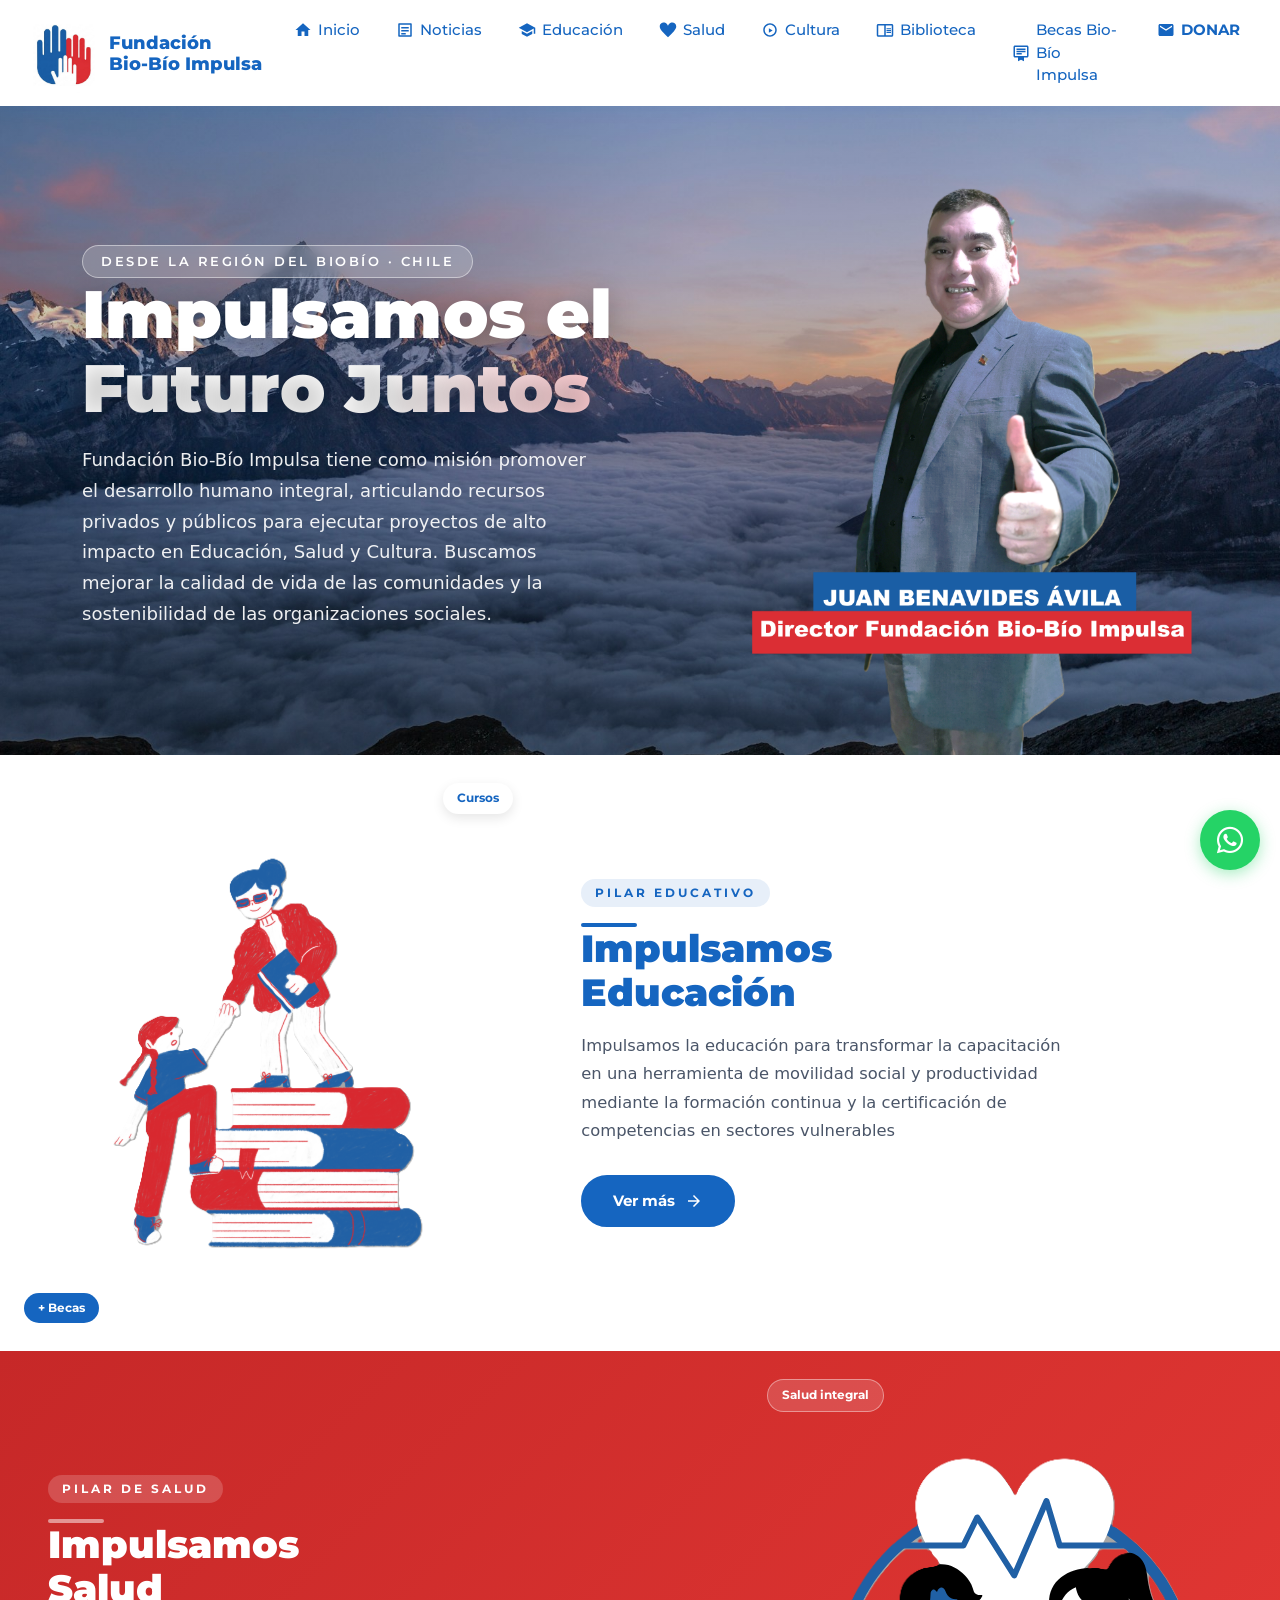
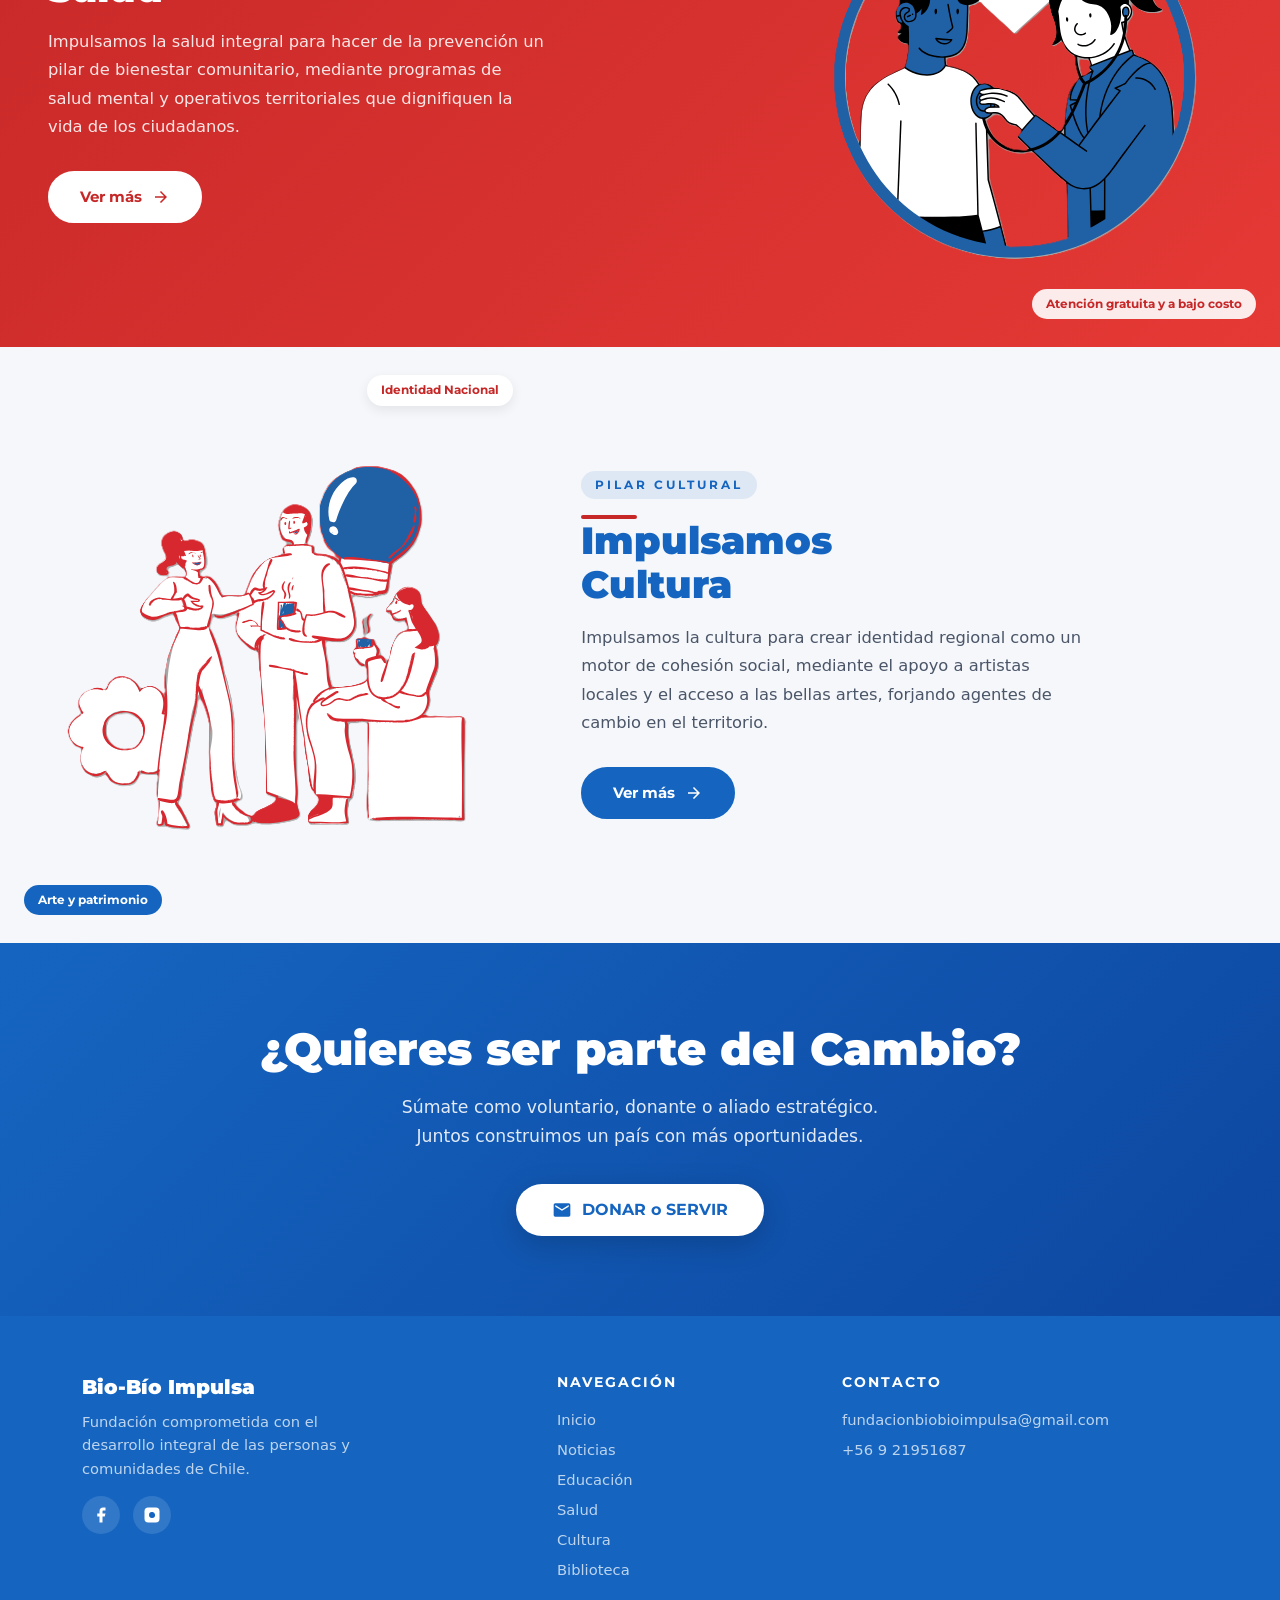
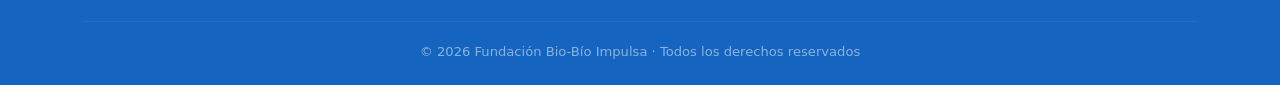
<file: index.html>
<!DOCTYPE html>
<html lang="es">
<head>
  <meta name="google-site-verification" content="KuddtsvOHKY2XH_wyzGKEvyNOOTwqOxlaRUiJKWEFEY" />
  <!-- Google tag (gtag.js) -->
  <script async src="https://www.googletagmanager.com/gtag/js?id=G-ND0Z3VTGZV"></script>
  <script>
    window.dataLayer = window.dataLayer || [];
    function gtag(){dataLayer.push(arguments);}
    gtag('js', new Date());

    gtag('config', 'G-ND0Z3VTGZV');
  </script>
  <meta charset="UTF-8" />
  <meta name="viewport" content="width=device-width, initial-scale=1.0"/>
  <title>Fundación Bio-Bío Impulsa</title>
  <meta property="og:image" content="https://www.fundacionbiobioimpulsa.cl/static/fundacion_logo.jpeg">
    <meta property="og:image:width" content="300px">
    <meta property="og:image:height" content="300px">
    <meta property="keywords" content="Fundación, cursos gratis, cursos para emprendedores, operativos de salud">
    <meta name="description" content="Fundación Bio-Bío Impulsa tiene como misión promover el desarrollo humano integral, articulando recursos privados y públicos para ejecutar proyectos de alto impacto en Educación, Salud y Cultura. Buscamos mejorar la calidad de vida de las comunidades y la sostenibilidad de las organizaciones sociales.">

    <!-- Google / Search Engine Tags -->
    <meta itemprop="name" content="JBenAvil">
    <meta itemprop="Fundación Bio-Bío Impulsa tiene como misión promover el desarrollo humano integral, articulando recursos privados y públicos para ejecutar proyectos de alto impacto en Educación, Salud y Cultura. Buscamos mejorar la calidad de vida de las comunidades y la sostenibilidad de las organizaciones sociales." content="Fundación Bio-Bío Impulsa tiene como misión promover el desarrollo humano integral, articulando recursos privados y públicos para ejecutar proyectos de alto impacto en Educación, Salud y Cultura. Buscamos mejorar la calidad de vida de las comunidades y la sostenibilidad de las organizaciones sociales.">

    <!-- Links -->
    <link rel="icon" type="image/png" sizes="192x192" href="static/fundacion_logo.jpeg" />
    <link rel="icon" type="image/png" sizes="512x512" href="static/fundacion_logo.jpeg" />

    
    <link rel="icon" type="image/png" href="static/fundacion_logo.jpeg" />
    <link rel="manifest" href="manifest.json">
    <link rel="icon" href="static/fundacion_logo.jpeg" type="image/png">
    <link rel="stylesheet" href="style.css">
    <link rel="stylesheet" href="https://cdnjs.cloudflare.com/ajax/libs/font-awesome/6.4.0/css/all.min.css">

  <link href="https://cdn.jsdelivr.net/npm/bootstrap@5.3.3/dist/css/bootstrap.min.css" rel="stylesheet"/>
  <link href="https://fonts.googleapis.com/css2?family=Montserrat:wght@400;600;700;900&family=Open+Sans:wght@400;600&display=swap" rel="stylesheet"/>
  
</head>
<body>
<script src="app.js"></script>

<!-- ╔══════════════════════════════╗ -->
<!-- ║           NAVBAR             ║ -->
<!-- ╚══════════════════════════════╝ -->
<nav class="navbar navbar-expand-lg">
  <div class="container-fluid px-4">
    <!-- Brand con logo -->
    <a class="navbar-brand d-flex align-items-center" href="index.html">
      <img src="static/fundacion_logo.jpeg" height="80px" width="auto" class="nav-logo-img">
      <span>Fundación<br/>Bio-Bío Impulsa</span>
    </a>

    <!-- Botón Hamburguesa -->
    <button class="navbar-toggler" type="button" data-bs-toggle="collapse" data-bs-target="#navMenu">
      <span class="navbar-toggler-icon"></span>
    </button>

    <!-- Menú Desplegable (Ahora Lateral en Móvil) -->
    <div class="collapse navbar-collapse justify-content-end menu-movil-lateral" id="navMenu">
      
      <!-- Botón X para cerrar en móvil -->
      <button class="btn-close-menu d-lg-none" type="button" data-bs-toggle="collapse" data-bs-target="#navMenu">
        &times;
      </button>

      <ul class="navbar-nav gap-1">
        <li class="nav-item">
          <a class="nav-link" href="index.html">
            <svg viewBox="0 0 24 24" xmlns="http://www.w3.org/2000/svg"><path d="M10 20v-6h4v6h5v-8h3L12 3 2 12h3v8z"/></svg>
            Inicio
          </a>
        </li>
        <li class="nav-item">
          <a class="nav-link" href="noticias.html">
            <svg viewBox="0 0 24 24" xmlns="http://www.w3.org/2000/svg"><path d="M20 3H4a1 1 0 0 0-1 1v16a1 1 0 0 0 1 1h16a1 1 0 0 0 1-1V4a1 1 0 0 0-1-1zm-1 16H5V5h14v14zM7 8h10v2H7V8zm0 4h10v2H7v-2zm0 4h6v2H7v-2z"/></svg>
            Noticias
          </a>
        </li>
        <li class="nav-item">
          <a class="nav-link" href="educacion.html">
            <svg viewBox="0 0 24 24" xmlns="http://www.w3.org/2000/svg"><path d="M12 3L1 9l11 6 9-4.91V17h2V9L12 3zM5 13.18v4L12 21l7-3.82v-4L12 17l-7-3.82z"/></svg>
            Educación
          </a>
        </li>
        <li class="nav-item">
          <a class="nav-link" href="salud.html">
            <svg viewBox="0 0 24 24" xmlns="http://www.w3.org/2000/svg"><path d="M12 21.593c-5.63-5.539-11-10.297-11-14.402 0-3.791 3.068-5.191 5.281-5.191 1.312 0 4.151.501 5.719 4.457 1.59-3.968 4.464-4.447 5.726-4.447 2.54 0 5.274 1.621 5.274 5.181 0 4.069-5.136 8.625-11 14.402z"/></svg>
            Salud
          </a>
        </li>
        <li class="nav-item">
          <a class="nav-link" href="cultura.html">
            <svg viewBox="0 0 24 24" xmlns="http://www.w3.org/2000/svg"><path d="M12 3c-4.97 0-9 4.03-9 9s4.03 9 9 9 9-4.03 9-9-4.03-9-9-9zm0 16c-3.86 0-7-3.14-7-7s3.14-7 7-7 7 3.14 7 7-3.14 7-7 7zm-1.5-9.5l5 3-5 3v-6z"/></svg>
            Cultura
          </a>
        </li>
        <li class="nav-item">
          <a class="nav-link" href="biblioteca.html">
            <svg viewBox="0 0 24 24" xmlns="http://www.w3.org/2000/svg">
              <path d="M21 4H3c-1.1 0-2 .9-2 2v13c0 1.1.9 2 2 2h18c1.1 0 2-.9 2-2V6c0-1.1-.9-2-2-2zM3 19V6h8v13H3zm18 0h-8V6h8v13zm-7-9.5h6V11h-6zm0 2.5h6v1.5h-6zm0 2.5h6V16h-6z" />
            </svg>
            Biblioteca
          </a>
        </li>
        <!----
        <li class="nav-item">
          <a class="nav-link" href="impulso_emprendedor.html">
            <svg viewBox="0 0 24 24" xmlns="http://www.w3.org/2000/svg">
              <path d="M3 21h18v-2H3v2zm2-4h2v-8H5v8zm4 0h2V5H9v12zm4 0h2v-6h-2v6zm4 0h2V3h-2v14z"/>
            </svg>
            Impulso Emprendedor
          </a>
        -->
        </li>
        <li class="nav-item">
          <a class="nav-link" href="becas_biobio_impulsa.html">
            <svg viewBox="0 0 24 24" xmlns="http://www.w3.org/2000/svg">
              <path d="M20 2H4c-1.11 0-2 .89-2 2v12c0 1.11.89 2 2 2h4v5l4-2 4 2v-5h4c1.11 0 2-.89 2-2V4c0-1.11-.89-2-2-2zm0 14H4V4h16v12zM6 6h12v2H6V6zm0 3h12v2H6V9zm0 3h7v2H6v-2z"/>
            </svg>
            Becas Bio-Bío Impulsa
          </a>
        </li>
        <li class="nav-item">
          <a class="nav-link" href="donar.html">
            <svg width="20" height="20" viewBox="0 0 24 24" fill="currentColor">
              <path d="M20 4H4c-1.1 0-2 .9-2 2v12c0 1.1.9 2 2 2h16c1.1 0 2-.9 2-2V6c0-1.1-.9-2-2-2zm0 4l-8 5-8-5V6l8 5 8-5v2z"/>
            </svg>
            <b>DONAR</b>
          </a>
        </li>
      </ul>
    </div>
  </div>
</nav>


<!-- ╔══════════════════════════════╗ -->
<!-- ║          SECCIÓN 1: INICIO   ║ -->
<!-- ╚══════════════════════════════╝ -->
<section id="inicio">
  <div class="container-xl">
    <br>
    <br>
    <div class="row align-items-center">
      <!-- Texto (izquierda) -->
      <div class="col-lg-7 hero-content">
        <div class="hero-badge">Desde la Región del Biobío · Chile</div>
        <h1 class="hero-title">
          Impulsamos el<br/>
          <span>Futuro Juntos</span><br/>
        </h1>
        <p class="hero-desc">
          Fundación Bio-Bío Impulsa tiene como misión promover el desarrollo humano integral, 
          articulando recursos privados y públicos para ejecutar proyectos de alto impacto en Educación, Salud y Cultura. 
          Buscamos mejorar la calidad de vida de las comunidades y la sostenibilidad de las organizaciones sociales.
        </p>
        
      </div>

      <!-- Card Logo (derecha) -->
      <div class="col-lg-5 hero-img-col ">
          <img src="static/director_fundacion_juan_benavides_avila.png" height="100%" width="100%">
      </div>
    </div>
  </div>
</section>


<!-- ╔══════════════════════════════╗ -->
<!-- ║       SECCIÓN 2: SERVICIOS  ║ -->
<!-- ╚══════════════════════════════╝ -->
<section id="servicios">

  <!-- ── EDUCACIÓN (img izquierda) ── -->
  <div class="servicio-edu">
    <div class="row g-0 h-100">
      <!-- Icono / ilustración -->
      <div class="col-lg-5 srv-img-col">
        <div class="srv-icon-wrap">
          <!-- Decorativos -->
          <div class="">
            <img src="static/educacion_2.png" height="100%" width="auto">
          </div>

          <!-- Badges flotantes -->
          <div style="position:absolute;bottom:28px;left:24px;background:#1565C0;color:#fff;font-family:'Montserrat',sans-serif;font-weight:700;font-size:0.78rem;padding:6px 14px;border-radius:20px;z-index:4;">
            + Becas
          </div>
          <div style="position:absolute;top:28px;right:20px;background:#fff;color:#1565C0;font-family:'Montserrat',sans-serif;font-weight:700;font-size:0.78rem;padding:6px 14px;border-radius:20px;box-shadow:0 4px 12px rgba(0,0,0,0.1);z-index:4;">
            Cursos
          </div>
        </div>
      </div>

      <!-- Contenido -->
      <div class="col-lg-7 srv-info-col">
        <div class="srv-info-inner fade-in-up">
          <div class="srv-tag" style="background:rgba(21,101,192,0.1);color:var(--azul);">
            Pilar Educativo
          </div>
          <div class="section-line" style="background:var(--azul);"></div>
          <h2 class="srv-title" style="color:var(--azul);">Impulsamos<br/>Educación</h2>
          <p class="srv-desc" style="color:#4a5568;">
            Impulsamos la educación para transformar la capacitación en una herramienta de movilidad social 
            y productividad mediante la formación continua y la certificación de competencias en sectores vulnerables
          </p>
          <a href="educacion.html" class="btn-ver-mas btn-edu">
            Ver más
            <svg width="18" height="18" viewBox="0 0 24 24" fill="currentColor"><path d="M12 4l-1.41 1.41L16.17 11H4v2h12.17l-5.58 5.59L12 20l8-8z"/></svg>
          </a>
        </div>
      </div>
    </div>
  </div>

  <!-- ── SALUD (img derecha, fondo rojo) ── -->
  <div class="servicio-salud">
    <div class="row g-0 flex-lg-row-reverse h-100">
      <!-- Icono / ilustración -->
      <div class="col-lg-5 srv-img-col">
        <div class="srv-icon-wrap">
          <div class="">
            <img src="static/salud_2.png" height="100%" width="auto">
          </div>

          <div style="position:absolute;bottom:28px;right:24px;background:rgba(255,255,255,0.9);color:#C62828;font-family:'Montserrat',sans-serif;font-weight:700;font-size:0.78rem;padding:6px 14px;border-radius:20px;z-index:4;">
            Atención gratuita y a bajo costo
          </div>
          <div style="position:absolute;top:28px;left:20px;background:rgba(255,255,255,0.15);border:1.5px solid rgba(255,255,255,0.4);color:#fff;font-family:'Montserrat',sans-serif;font-weight:700;font-size:0.78rem;padding:6px 14px;border-radius:20px;z-index:4;">
            Salud integral
          </div>
        </div>
      </div>

      <!-- Contenido -->
      <div class="col-lg-7 srv-info-col">
        <div class="srv-info-inner fade-in-up">
          <div class="srv-tag" style="background:rgba(255,255,255,0.18);color:#fff;">
            Pilar de Salud
          </div>
          <div class="section-line" style="background:rgba(255,255,255,0.5);"></div>
          <h2 class="srv-title" style="color:#fff;">Impulsamos<br/>Salud</h2>
          <p class="srv-desc" style="color:rgba(255,255,255,0.88);">
            Impulsamos la salud integral para hacer de la prevención un pilar de bienestar comunitario,
             mediante programas de salud mental y operativos territoriales que dignifiquen la vida de los ciudadanos.
          </p>
          <a href="salud.html" class="btn-ver-mas btn-salud">
            Ver más
            <svg width="18" height="18" viewBox="0 0 24 24" fill="currentColor"><path d="M12 4l-1.41 1.41L16.17 11H4v2h12.17l-5.58 5.59L12 20l8-8z"/></svg>
          </a>
        </div>
      </div>
    </div>
  </div>

  <!-- ── CULTURA (img izquierda) ── -->
  <div class="servicio-cultura">
    <div class="row g-0 h-100">
      <!-- Icono / ilustración -->
      <div class="col-lg-5 srv-img-col">
        <div class="srv-icon-wrap">
          <div class="">
            <img src="static/cultura_2.png" height="100%" width="auto">
          </div>

          <div style="position:absolute;bottom:28px;left:24px;background:var(--azul);color:#fff;font-family:'Montserrat',sans-serif;font-weight:700;font-size:0.78rem;padding:6px 14px;border-radius:20px;z-index:4;">
            Arte y patrimonio
          </div>
          <div style="position:absolute;top:28px;right:20px;background:#fff;color:var(--rojo);font-family:'Montserrat',sans-serif;font-weight:700;font-size:0.78rem;padding:6px 14px;border-radius:20px;box-shadow:0 4px 12px rgba(0,0,0,0.08);z-index:4;">
            Identidad Nacional
          </div>
        </div>
      </div>

      <!-- Contenido -->
      <div class="col-lg-7 srv-info-col">
        <div class="srv-info-inner fade-in-up">
          <div class="srv-tag" style="background:rgba(21,101,192,0.1);color:var(--azul);">
            Pilar Cultural
          </div>
          <div class="section-line" style="background:var(--rojo);"></div>
          <h2 class="srv-title" style="color:var(--azul);">Impulsamos<br/>Cultura</h2>
          <p class="srv-desc" style="color:#4a5568;">
            Impulsamos la cultura para crear identidad regional como un motor de cohesión social, 
            mediante el apoyo a artistas locales y el acceso a las bellas artes, forjando agentes de cambio en el territorio.
          </p>
          <a href="cultura.html" class="btn-ver-mas btn-cultura">
            Ver más
            <svg width="18" height="18" viewBox="0 0 24 24" fill="currentColor"><path d="M12 4l-1.41 1.41L16.17 11H4v2h12.17l-5.58 5.59L12 20l8-8z"/></svg>
          </a>
        </div>
      </div>
    </div>
  </div>

</section>


<!-- ╔══════════════════════════════╗ -->
<!-- ║       SECCIÓN 3: CONTACTO   ║ -->
<!-- ╚══════════════════════════════╝ -->
<section id="contacto">
  <h2 class="fade-in-up">¿Quieres ser parte del Cambio?</h2>
  <p class="fade-in-up">Súmate como voluntario, donante o aliado estratégico. 
    <br>Juntos construimos un país con más oportunidades.</p>
    <a href="donar.html">
      <div class="btn-contacto fade-in-up">
        <svg width="20" height="20" viewBox="0 0 24 24" fill="currentColor"><path d="M20 4H4c-1.1 0-2 .9-2 2v12c0 1.1.9 2 2 2h16c1.1 0 2-.9 2-2V6c0-1.1-.9-2-2-2zm0 4l-8 5-8-5V6l8 5 8-5v2z"/></svg>
        DONAR o SERVIR
      </div>
    </a>
</section>

<div class="whatsapp-float" id="whatsappBtn">
    <i class="fab fa-whatsapp"></i>
</div>


<!-- ╔══════════════════════════════╗ -->
<!-- ║           FOOTER             ║ -->
<!-- ╚══════════════════════════════╝ -->
<footer>
  <div class="container">
    <div class="row gy-3">
      <div class="col-md-4">
        <div class="footer-brand">Bio-Bío Impulsa</div>
        <p class="footer-desc">
          Fundación comprometida con el desarrollo integral de las personas y comunidades 
          de Chile.
        </p>
        <div class="footer-social mt-3">
          <a href="https://www.facebook.com/share/18aPjv8rna/" title="Facebook">
            <svg width="18" height="18" viewBox="0 0 24 24" fill="currentColor"><path d="M18 2h-3a5 5 0 0 0-5 5v3H7v4h3v8h4v-8h3l1-4h-4V7a1 1 0 0 1 1-1h3z"/></svg>
          </a>
          <a href="https://www.instagram.com/fundacion_biobio_impulsa" title="Instagram">
            <svg width="18" height="18" viewBox="0 0 24 24" fill="currentColor"><rect x="2" y="2" width="20" height="20" rx="5" ry="5"/><path d="M16 11.37A4 4 0 1 1 12.63 8 4 4 0 0 1 16 11.37z" fill="#1565C0"/><line x1="17.5" y1="6.5" x2="17.51" y2="6.5" stroke="#1565C0" stroke-width="2"/></svg>
          </a>
        </div>
      </div>

      <div class="col-md-3 offset-md-1">
        <div class="footer-links-title">Navegación</div>
        <div class="footer-links">
          <a href="index.html">Inicio</a>
          <a href="noticias.html">Noticias</a>
          <a href="educacion.html">Educación</a>
          <a href="salud.html">Salud</a>
          <a href="cultura.html">Cultura</a>
          <a href="biblioteca.html">Biblioteca</a>
        </div>
      </div>

      <div class="col-md-3">
        <div class="footer-links-title">Contacto</div>
        <div class="footer-links">
          <a href="mailto:fundacionbiobioimpulsa@gmail.com">fundacionbiobioimpulsa@gmail.com</a>
          <a href="tel:+56412345678">+56 9 21951687</a>
        </div>
      </div>
    </div>

    <hr class="footer-divider"/>
    <div class="footer-copy">
      © 2026 Fundación Bio-Bío Impulsa · Todos los derechos reservados
    </div>
  </div>
</footer>
<script src="https://cdn.jsdelivr.net/npm/bootstrap@5.3.3/dist/js/bootstrap.bundle.min.js"></script>
</body>
</html>
</file>
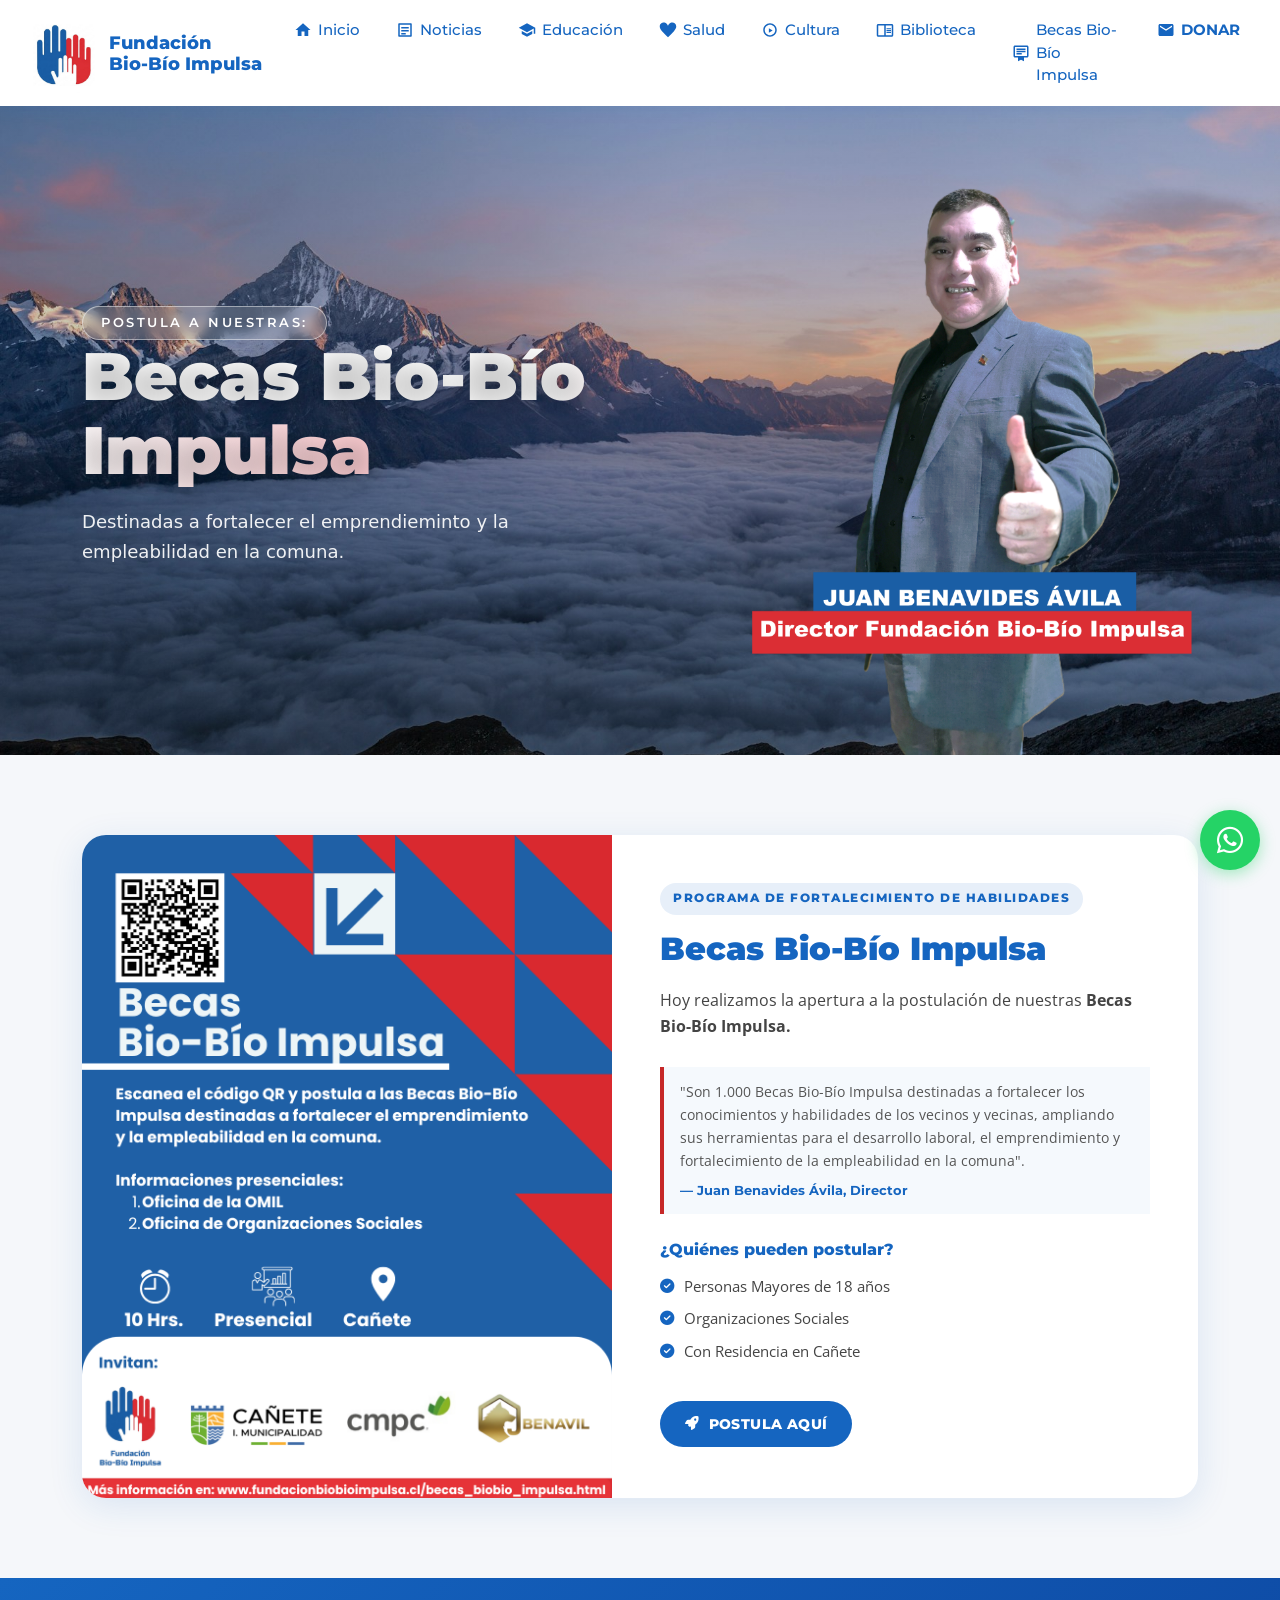
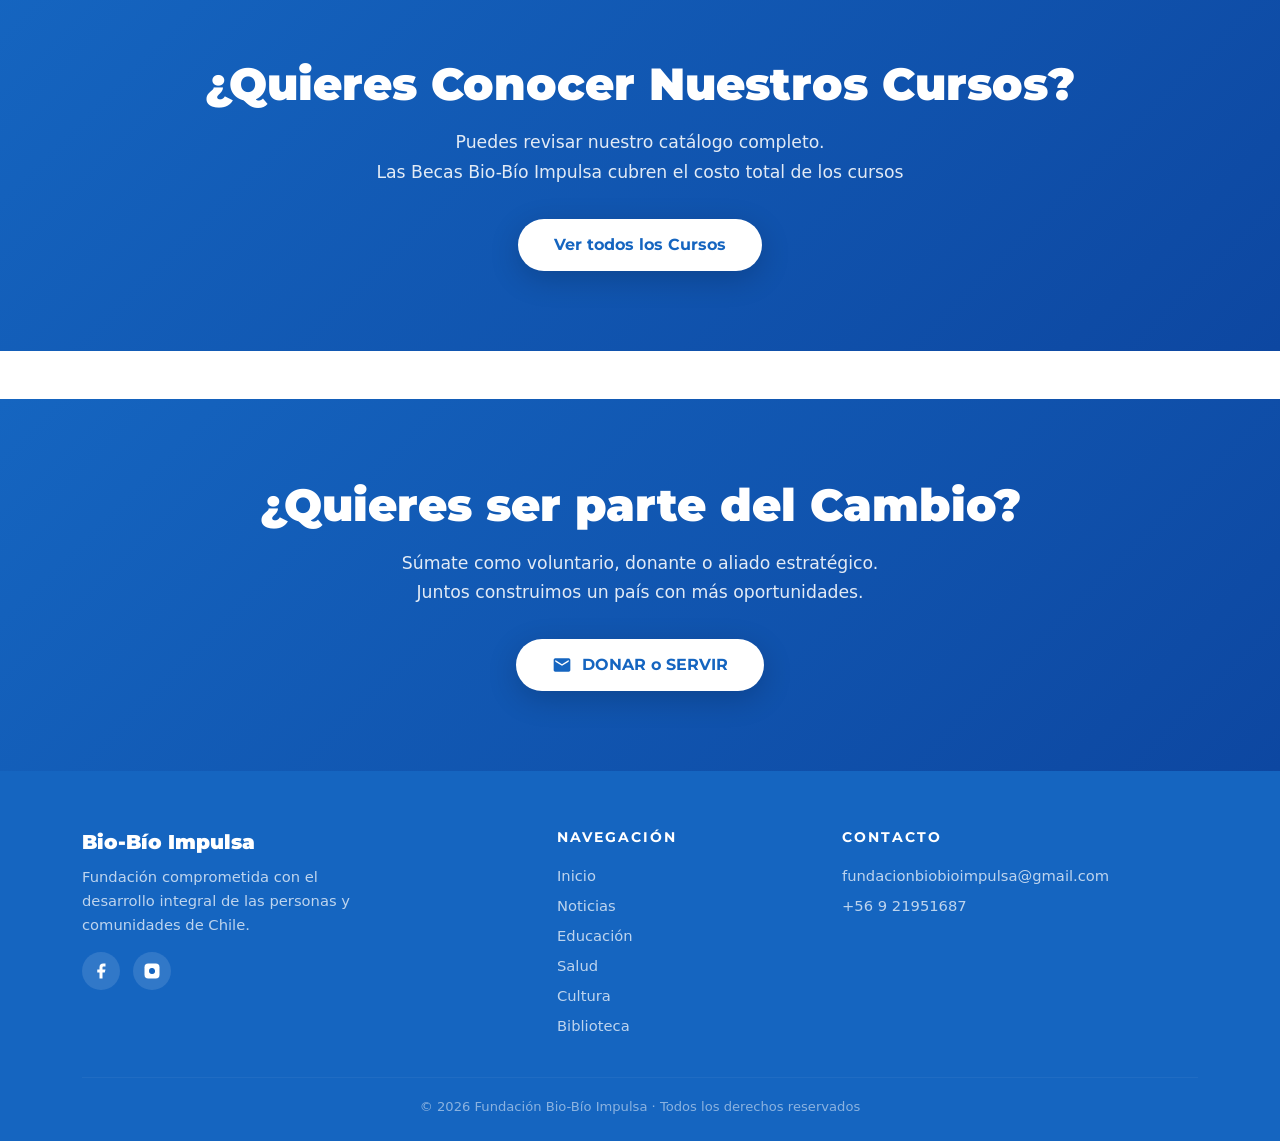
<file: becas_biobio_impulsa.html>
<!DOCTYPE html>
<html lang="es">
<head>
  <meta name="google-site-verification" content="KuddtsvOHKY2XH_wyzGKEvyNOOTwqOxlaRUiJKWEFEY" />
  <!-- Google tag (gtag.js) -->
  <script async src="https://www.googletagmanager.com/gtag/js?id=G-ND0Z3VTGZV"></script>
  <script>
    window.dataLayer = window.dataLayer || [];
    function gtag(){dataLayer.push(arguments);}
    gtag('js', new Date());

    gtag('config', 'G-ND0Z3VTGZV');
  </script>
  <meta charset="UTF-8" />
  <meta name="viewport" content="width=device-width, initial-scale=1.0"/>
  <title>Fundación Bio-Bío Impulsa</title>
  <meta property="og:image" content="https://www.fundacionbiobioimpulsa.cl/static/fundacion_logo.jpeg">
    <meta property="og:image:width" content="300px">
    <meta property="og:image:height" content="300px">
    <meta property="keywords" content="Fundación, cursos gratis, cursos para emprendedores, operativos de salud">
    <meta name="description" content="Fundación Bio-Bío Impulsa tiene como misión promover el desarrollo humano integral, articulando recursos privados y públicos para ejecutar proyectos de alto impacto en Educación, Salud y Cultura. Buscamos mejorar la calidad de vida de las comunidades y la sostenibilidad de las organizaciones sociales.">

    <!-- Google / Search Engine Tags -->
    <meta itemprop="name" content="JBenAvil">
    <meta itemprop="Fundación Bio-Bío Impulsa tiene como misión promover el desarrollo humano integral, articulando recursos privados y públicos para ejecutar proyectos de alto impacto en Educación, Salud y Cultura. Buscamos mejorar la calidad de vida de las comunidades y la sostenibilidad de las organizaciones sociales." content="Fundación Bio-Bío Impulsa tiene como misión promover el desarrollo humano integral, articulando recursos privados y públicos para ejecutar proyectos de alto impacto en Educación, Salud y Cultura. Buscamos mejorar la calidad de vida de las comunidades y la sostenibilidad de las organizaciones sociales.">

    <!-- Links -->
    <link rel="icon" type="image/png" sizes="192x192" href="static/fundacion_logo.jpeg" />
    <link rel="icon" type="image/png" sizes="512x512" href="static/fundacion_logo.jpeg" />

    
    <link rel="icon" type="image/png" href="static/fundacion_logo.jpeg" />
    <link rel="manifest" href="manifest.json">
    <link rel="icon" href="static/fundacion_logo.jpeg" type="image/png">
    <link rel="stylesheet" href="style.css">
    <link rel="stylesheet" href="https://cdnjs.cloudflare.com/ajax/libs/font-awesome/6.4.0/css/all.min.css">

  <link href="https://cdn.jsdelivr.net/npm/bootstrap@5.3.3/dist/css/bootstrap.min.css" rel="stylesheet"/>
  <link href="https://fonts.googleapis.com/css2?family=Montserrat:wght@400;600;700;900&family=Open+Sans:wght@400;600&display=swap" rel="stylesheet"/>
  
  <style>
    /* ─── BIBLIOTECA ─── */
    .biblioteca-section {
      padding: 5rem 0;
      background: var(--gris-claro);
    }

    .libro-card {
      background: #fff;
      border-radius: 20px;
      overflow: hidden;
      box-shadow: 0 4px 24px rgba(21,101,192,0.10);
      transition: transform 0.28s cubic-bezier(.34,1.56,.64,1), box-shadow 0.2s;
      display: flex;
      flex-direction: column;
    }
    .libro-card:hover {
      transform: translateY(-8px);
      box-shadow: 0 16px 40px rgba(21,101,192,0.18);
    }

    .libro-cover {
      width: 100%;
      aspect-ratio: 3 / 4;
      overflow: hidden;
      background: #e8edf4;
      display: block;
    }
    .libro-cover img {
      width: 100%;
      height: 100%;
      object-fit: cover;
      object-position: center;
      display: block;
    }

    .libro-body {
      padding: 1.3rem 1.4rem 1.5rem;
      display: flex;
      flex-direction: column;
      flex: 1;
    }

    .libro-tag {
      display: inline-block;
      background: rgba(21,101,192,0.1);
      color: var(--azul);
      font-family: 'Montserrat', sans-serif;
      font-weight: 700;
      font-size: 0.68rem;
      letter-spacing: 1.5px;
      text-transform: uppercase;
      padding: 3px 10px;
      border-radius: 20px;
      margin-bottom: 0.6rem;
      width: fit-content;
    }

    .libro-titulo {
      font-family: 'Montserrat', sans-serif;
      font-weight: 800;
      font-size: 1.02rem;
      color: var(--azul);
      margin-bottom: 1rem;
      line-height: 1.3;
    }

    .btn-descargar {
      margin-top: auto;
      display: inline-flex;
      align-items: center;
      justify-content: center;
      gap: 8px;
      background: var(--azul);
      color: #fff;
      font-family: 'Montserrat', sans-serif;
      font-weight: 700;
      font-size: 0.85rem;
      padding: 11px 16px;
      border-radius: 50px;
      text-decoration: none;
      transition: transform 0.2s, background 0.2s;
    }
    .btn-descargar:hover {
      background: var(--rojo);
      color: #fff;
      transform: translateY(-2px);
    }

    /* Card "Próximamente" */
    .libro-card-proximamente {
      background: linear-gradient(135deg, var(--azul) 0%, #0d47a1 100%);
      border-radius: 20px;
      aspect-ratio: unset;
      min-height: 100%;
      display: flex;
      align-items: center;
      justify-content: center;
      text-align: center;
      padding: 2rem 1.4rem;
      color: #fff;
    }
    .libro-card-proximamente svg {
      width: 40px;
      height: 40px;
      margin-bottom: 1rem;
      opacity: 0.85;
    }
    .libro-card-proximamente p {
      font-family: 'Montserrat', sans-serif;
      font-weight: 700;
      font-size: 0.98rem;
      line-height: 1.5;
    }

    @media (max-width: 767px) {
      .libro-titulo { font-size: 0.95rem; }
    }

    /* ═══════════════════════════════════════
   IMPULSO EMPRENDEDOR
   ═══════════════════════════════════════ */

.impulso-section {
  padding: 5rem 0;
  background: var(--gris-claro);
}

.impulso-wrapper {
  max-width: 1150px;
  margin: 0 auto;
}

.impulso-card {
  background: #fff;
  border-radius: 24px;
  overflow: hidden;
  box-shadow: 0 8px 35px rgba(21, 101, 192, 0.12);
  display: grid;
  grid-template-columns: 0.95fr 1.05fr;
  transition: transform 0.3s ease, box-shadow 0.3s ease;
}

.impulso-card:hover {
  transform: translateY(-5px);
  box-shadow: 0 15px 45px rgba(21, 101, 192, 0.17);
}

/* Imagen */

.impulso-imagen {
  min-height: 500px;
  position: relative;
  overflow: hidden;
}

.impulso-imagen img {
  width: 100%;
  height: 100%;
  object-fit: cover;
  object-position: center;
  display: block;
}

/* Capa azul sobre la imagen */

.impulso-imagen::after {
  content: "";
  position: absolute;
  inset: 0;
  pointer-events: none;
}

/* Contenido */

.impulso-contenido {
  padding: 3rem 3rem 3.2rem;
  display: flex;
  flex-direction: column;
  justify-content: center;
}

.impulso-etiqueta {
  display: inline-block;
  width: fit-content;
  background: rgba(21, 101, 192, 0.1);
  color: var(--azul);
  font-family: 'Montserrat', sans-serif;
  font-size: 0.72rem;
  font-weight: 800;
  letter-spacing: 1.5px;
  text-transform: uppercase;
  padding: 7px 13px;
  border-radius: 30px;
  margin-bottom: 1rem;
}

.impulso-titulo {
  font-family: 'Montserrat', sans-serif;
  color: var(--azul);
  font-size: 2rem;
  font-weight: 900;
  line-height: 1.15;
  margin-bottom: 1.2rem;
}

.impulso-descripcion {
  color: #444;
  font-family: 'Open Sans', sans-serif;
  font-size: 0.98rem;
  line-height: 1.7;
  margin-bottom: 1.2rem;
}

.impulso-cita {
  border-left: 4px solid var(--rojo);
  padding: 0.8rem 1rem;
  margin: 0.5rem 0 1.5rem;
  background: rgba(21, 101, 192, 0.04);
  color: #555;
  font-family: 'Open Sans', sans-serif;
  font-size: 0.9rem;
  line-height: 1.6;
}

.impulso-cita strong {
  display: block;
  color: var(--azul);
  font-family: 'Montserrat', sans-serif;
  font-size: 0.82rem;
  margin-top: 0.5rem;
}

/* Beneficios */

.impulso-beneficios-titulo {
  font-family: 'Montserrat', sans-serif;
  color: var(--azul);
  font-size: 1rem;
  font-weight: 800;
  margin-bottom: 0.8rem;
}

.impulso-beneficios {
  list-style: none;
  padding: 0;
  margin: 0 0 1.8rem;
}

.impulso-beneficios li {
  display: flex;
  align-items: flex-start;
  gap: 10px;
  color: #444;
  font-family: 'Open Sans', sans-serif;
  font-size: 0.92rem;
  line-height: 1.5;
  margin-bottom: 0.65rem;
}

.impulso-beneficios li i {
  color: var(--azul);
  font-size: 0.9rem;
  margin-top: 4px;
}

/* Botón */

.btn-impulso {
  display: inline-flex;
  align-items: center;
  justify-content: center;
  gap: 9px;
  width: fit-content;
  background: var(--azul);
  color: #fff;
  padding: 13px 25px;
  border-radius: 50px;
  text-decoration: none;
  font-family: 'Montserrat', sans-serif;
  font-size: 0.85rem;
  font-weight: 800;
  letter-spacing: 0.4px;
  transition: all 0.25s ease;
}

.btn-impulso:hover {
  background: var(--rojo);
  color: #fff;
  transform: translateY(-2px);
  box-shadow: 0 8px 20px rgba(21, 101, 192, 0.2);
}

/* Responsive */

@media (max-width: 991px) {
  .impulso-card {
    grid-template-columns: 1fr;
  }

  .impulso-imagen {
    min-height: 360px;
  }

  .impulso-contenido {
    padding: 2.5rem 2rem 2.8rem;
  }
}

@media (max-width: 575px) {
  .impulso-section {
    padding: 3rem 0;
  }

  .impulso-imagen {
    min-height: 280px;
  }

  .impulso-contenido {
    padding: 2rem 1.4rem 2.3rem;
  }

  .impulso-titulo {
    font-size: 1.55rem;
  }

  .impulso-descripcion {
    font-size: 0.92rem;
  }

  .btn-impulso {
    width: 100%;
  }
}

  </style>
</head>
<body>
<script src="app.js"></script>

<!-- ╔══════════════════════════════╗ -->
<!-- ║           NAVBAR             ║ -->
<!-- ╚══════════════════════════════╝ -->
<nav class="navbar navbar-expand-lg">
  <div class="container-fluid px-4">
    <!-- Brand con logo -->
    <a class="navbar-brand d-flex align-items-center" href="index.html">
      <img src="static/fundacion_logo.jpeg" height="80px" width="auto" class="nav-logo-img">
      <span>Fundación<br/>Bio-Bío Impulsa</span>
    </a>

    <!-- Botón Hamburguesa -->
    <button class="navbar-toggler" type="button" data-bs-toggle="collapse" data-bs-target="#navMenu">
      <span class="navbar-toggler-icon"></span>
    </button>

    <!-- Menú Desplegable (Ahora Lateral en Móvil) -->
    <div class="collapse navbar-collapse justify-content-end menu-movil-lateral" id="navMenu">
      
      <!-- Botón X para cerrar en móvil -->
      <button class="btn-close-menu d-lg-none" type="button" data-bs-toggle="collapse" data-bs-target="#navMenu">
        &times;
      </button>

      <ul class="navbar-nav gap-1">
        <li class="nav-item">
          <a class="nav-link" href="index.html">
            <svg viewBox="0 0 24 24" xmlns="http://www.w3.org/2000/svg"><path d="M10 20v-6h4v6h5v-8h3L12 3 2 12h3v8z"/></svg>
            Inicio
          </a>
        </li>
        <li class="nav-item">
          <a class="nav-link" href="noticias.html">
            <svg viewBox="0 0 24 24" xmlns="http://www.w3.org/2000/svg"><path d="M20 3H4a1 1 0 0 0-1 1v16a1 1 0 0 0 1 1h16a1 1 0 0 0 1-1V4a1 1 0 0 0-1-1zm-1 16H5V5h14v14zM7 8h10v2H7V8zm0 4h10v2H7v-2zm0 4h6v2H7v-2z"/></svg>
            Noticias
          </a>
        </li>
        <li class="nav-item">
          <a class="nav-link" href="educacion.html">
            <svg viewBox="0 0 24 24" xmlns="http://www.w3.org/2000/svg"><path d="M12 3L1 9l11 6 9-4.91V17h2V9L12 3zM5 13.18v4L12 21l7-3.82v-4L12 17l-7-3.82z"/></svg>
            Educación
          </a>
        </li>
        <li class="nav-item">
          <a class="nav-link" href="salud.html">
            <svg viewBox="0 0 24 24" xmlns="http://www.w3.org/2000/svg"><path d="M12 21.593c-5.63-5.539-11-10.297-11-14.402 0-3.791 3.068-5.191 5.281-5.191 1.312 0 4.151.501 5.719 4.457 1.59-3.968 4.464-4.447 5.726-4.447 2.54 0 5.274 1.621 5.274 5.181 0 4.069-5.136 8.625-11 14.402z"/></svg>
            Salud
          </a>
        </li>
        <li class="nav-item">
          <a class="nav-link" href="cultura.html">
            <svg viewBox="0 0 24 24" xmlns="http://www.w3.org/2000/svg"><path d="M12 3c-4.97 0-9 4.03-9 9s4.03 9 9 9 9-4.03 9-9-4.03-9-9-9zm0 16c-3.86 0-7-3.14-7-7s3.14-7 7-7 7 3.14 7 7-3.14 7-7 7zm-1.5-9.5l5 3-5 3v-6z"/></svg>
            Cultura
          </a>
        </li>
        <li class="nav-item">
          <a class="nav-link" href="biblioteca.html">
            <svg viewBox="0 0 24 24" xmlns="http://www.w3.org/2000/svg">
              <path d="M21 4H3c-1.1 0-2 .9-2 2v13c0 1.1.9 2 2 2h18c1.1 0 2-.9 2-2V6c0-1.1-.9-2-2-2zM3 19V6h8v13H3zm18 0h-8V6h8v13zm-7-9.5h6V11h-6zm0 2.5h6v1.5h-6zm0 2.5h6V16h-6z" />
            </svg>
            Biblioteca
          </a>
        </li>
        <!----
        <li class="nav-item">
          <a class="nav-link" href="impulso_emprendedor.html">
            <svg viewBox="0 0 24 24" xmlns="http://www.w3.org/2000/svg">
              <path d="M3 21h18v-2H3v2zm2-4h2v-8H5v8zm4 0h2V5H9v12zm4 0h2v-6h-2v6zm4 0h2V3h-2v14z"/>
            </svg>
            Impulso Emprendedor
          </a>
        </li>
        -->
        <li class="nav-item">
          <a class="nav-link" href="becas_biobio_impulsa.html">
            <svg viewBox="0 0 24 24" xmlns="http://www.w3.org/2000/svg">
              <path d="M20 2H4c-1.11 0-2 .89-2 2v12c0 1.11.89 2 2 2h4v5l4-2 4 2v-5h4c1.11 0 2-.89 2-2V4c0-1.11-.89-2-2-2zm0 14H4V4h16v12zM6 6h12v2H6V6zm0 3h12v2H6V9zm0 3h7v2H6v-2z"/>
            </svg>
            Becas Bio-Bío Impulsa
          </a>
        </li>
        <li class="nav-item">
          <a class="nav-link" href="donar.html">
            <svg width="20" height="20" viewBox="0 0 24 24" fill="currentColor">
              <path d="M20 4H4c-1.1 0-2 .9-2 2v12c0 1.1.9 2 2 2h16c1.1 0 2-.9 2-2V6c0-1.1-.9-2-2-2zm0 4l-8 5-8-5V6l8 5 8-5v2z"/>
            </svg>
            <b>DONAR</b>
          </a>
        </li>
      </ul>
    </div>
  </div>
</nav>


<!-- ╔══════════════════════════════╗ -->
<!-- ║          SECCIÓN 1: INICIO   ║ -->
<!-- ╚══════════════════════════════╝ -->
<section id="inicio">
  <div class="container-xl">
    <br>
    <br>
    <div class="row align-items-center">
      <!-- Texto (izquierda) -->
      <div class="col-lg-7 hero-content">
        <div class="hero-badge">Postula a Nuestras:</div>
        <h1 class="hero-title">
          <span>Becas Bio-Bío Impulsa</span><br/>
        </h1>
        <p class="hero-desc">
          Destinadas a fortalecer el emprendieminto y la empleabilidad en la comuna.
        </p>
        
      </div>

      <!-- Card Logo (derecha) -->
      <div class="col-lg-5 hero-img-col ">
          <img src="static/director_fundacion_juan_benavides_avila.png" height="100%" width="100%">
      </div>
    </div>
  </div>
</section>


<!-- ╔══════════════════════════════════════╗ -->
<!-- ║       SECCIÓN 2: IMPULSO EMPRENDEDOR ║ -->
<!-- ╚══════════════════════════════════════╝ -->

<section id="impulso-emprendedor" class="impulso-section">

  <div class="container">

    <div class="impulso-wrapper">

      <div class="impulso-card">

        <!-- IMAGEN -->
        <div class="impulso-imagen">

          <!-- Cambia esta imagen por la imagen definitiva del programa -->
          <img
            src="noticias/becas/becas_biobio_impulsa.png"
            alt="Programa Impulso Emprendedor"
          >

        </div>


        <!-- CONTENIDO -->
        <div class="impulso-contenido">

          <span class="impulso-etiqueta">
            Programa de fortalecimiento de habilidades
          </span>

          <h2 class="impulso-titulo">
            Becas Bio-Bío Impulsa
          </h2>

          <p class="impulso-descripcion">
            Hoy realizamos la apertura a la postulación de nuestras
            <strong>Becas Bio-Bío Impulsa.</strong>
          </p>

          <div class="impulso-cita">

            "Son 1.000 Becas Bio-Bío Impulsa destinadas a fortalecer los conocimientos y habilidades de los vecinos y vecinas, 
            ampliando sus herramientas para el desarrollo laboral, el emprendimiento y fortalecimiento de la empleabilidad en la comuna".

            <strong>
              — Juan Benavides Ávila, Director
            </strong>

          </div>


          <!-- BENEFICIOS -->

          <div class="impulso-beneficios-titulo">
            ¿Quiénes pueden postular?
          </div>

          <ul class="impulso-beneficios">

            <li>
              <i class="fas fa-check-circle"></i>
              <span>Personas Mayores de 18 años</span>
            </li>

            <li>
              <i class="fas fa-check-circle"></i>
              <span>Organizaciones Sociales</span>
            </li>

            <li>
              <i class="fas fa-check-circle"></i>
              <span>Con Residencia en Cañete</span>
            </li>

          </ul>
          <!-- BOTÓN -->

          <a
            href="https://docs.google.com/forms/d/e/1FAIpQLSc9PU7UfO6K4IbIqISdufzJ_Lj2tQj-gUsrra-KthXnn0SU3A/viewform?usp=header"
            target="_blank"
            rel="noopener noreferrer"
            class="btn-impulso"
          >
            <i class="fas fa-rocket"></i>
            POSTULA AQUÍ
          </a>

        </div>

      </div>

    </div>

  </div>

</section>
<!-- ╔══════════════════════════════╗ -->
<!-- ║       SECCIÓN 3: CONTACTO   ║ -->
<!-- ╚══════════════════════════════╝ -->
<section id="contacto">
  <h2 class="fade-in-up">¿Quieres Conocer Nuestros Cursos?</h2>
  <p class="fade-in-up">Puedes revisar nuestro catálogo completo.
    <br>Las Becas Bio-Bío Impulsa cubren el costo total de los cursos</p>
    <a href="educacion.html">
      <div class="btn-contacto fade-in-up">
        Ver todos los Cursos
      </div>
    </a>
</section>
<br>
<br>


<!-- ╔══════════════════════════════╗ -->
<!-- ║       SECCIÓN 3: CONTACTO   ║ -->
<!-- ╚══════════════════════════════╝ -->
<section id="contacto">
  <h2 class="fade-in-up">¿Quieres ser parte del Cambio?</h2>
  <p class="fade-in-up">Súmate como voluntario, donante o aliado estratégico. 
    <br>Juntos construimos un país con más oportunidades.</p>
    <a href="donar.html">
      <div class="btn-contacto fade-in-up">
        <svg width="20" height="20" viewBox="0 0 24 24" fill="currentColor"><path d="M20 4H4c-1.1 0-2 .9-2 2v12c0 1.1.9 2 2 2h16c1.1 0 2-.9 2-2V6c0-1.1-.9-2-2-2zm0 4l-8 5-8-5V6l8 5 8-5v2z"/></svg>
        DONAR o SERVIR
      </div>
    </a>
</section>

<div class="whatsapp-float" id="whatsappBtn">
    <i class="fab fa-whatsapp"></i>
</div>


<!-- ╔══════════════════════════════╗ -->
<!-- ║           FOOTER             ║ -->
<!-- ╚══════════════════════════════╝ -->
<footer>
  <div class="container">
    <div class="row gy-3">
      <div class="col-md-4">
        <div class="footer-brand">Bio-Bío Impulsa</div>
        <p class="footer-desc">
          Fundación comprometida con el desarrollo integral de las personas y comunidades 
          de Chile.
        </p>
        <div class="footer-social mt-3">
          <a href="https://www.facebook.com/share/18aPjv8rna/" title="Facebook">
            <svg width="18" height="18" viewBox="0 0 24 24" fill="currentColor"><path d="M18 2h-3a5 5 0 0 0-5 5v3H7v4h3v8h4v-8h3l1-4h-4V7a1 1 0 0 1 1-1h3z"/></svg>
          </a>
          <a href="https://www.instagram.com/fundacion_biobio_impulsa" title="Instagram">
            <svg width="18" height="18" viewBox="0 0 24 24" fill="currentColor"><rect x="2" y="2" width="20" height="20" rx="5" ry="5"/><path d="M16 11.37A4 4 0 1 1 12.63 8 4 4 0 0 1 16 11.37z" fill="#1565C0"/><line x1="17.5" y1="6.5" x2="17.51" y2="6.5" stroke="#1565C0" stroke-width="2"/></svg>
          </a>
        </div>
      </div>

      <div class="col-md-3 offset-md-1">
        <div class="footer-links-title">Navegación</div>
        <div class="footer-links">
          <a href="index.html">Inicio</a>
          <a href="noticias.html">Noticias</a>
          <a href="educacion.html">Educación</a>
          <a href="salud.html">Salud</a>
          <a href="cultura.html">Cultura</a>
          <a href="biblioteca.html">Biblioteca</a>
        </div>
      </div>

      <div class="col-md-3">
        <div class="footer-links-title">Contacto</div>
        <div class="footer-links">
          <a href="mailto:fundacionbiobioimpulsa@gmail.com">fundacionbiobioimpulsa@gmail.com</a>
          <a href="tel:+56412345678">+56 9 21951687</a>
        </div>
      </div>
    </div>

    <hr class="footer-divider"/>
    <div class="footer-copy">
      © 2026 Fundación Bio-Bío Impulsa · Todos los derechos reservados
    </div>
  </div>
</footer>
<script src="https://cdn.jsdelivr.net/npm/bootstrap@5.3.3/dist/js/bootstrap.bundle.min.js"></script>
</body>
</html>
</file>
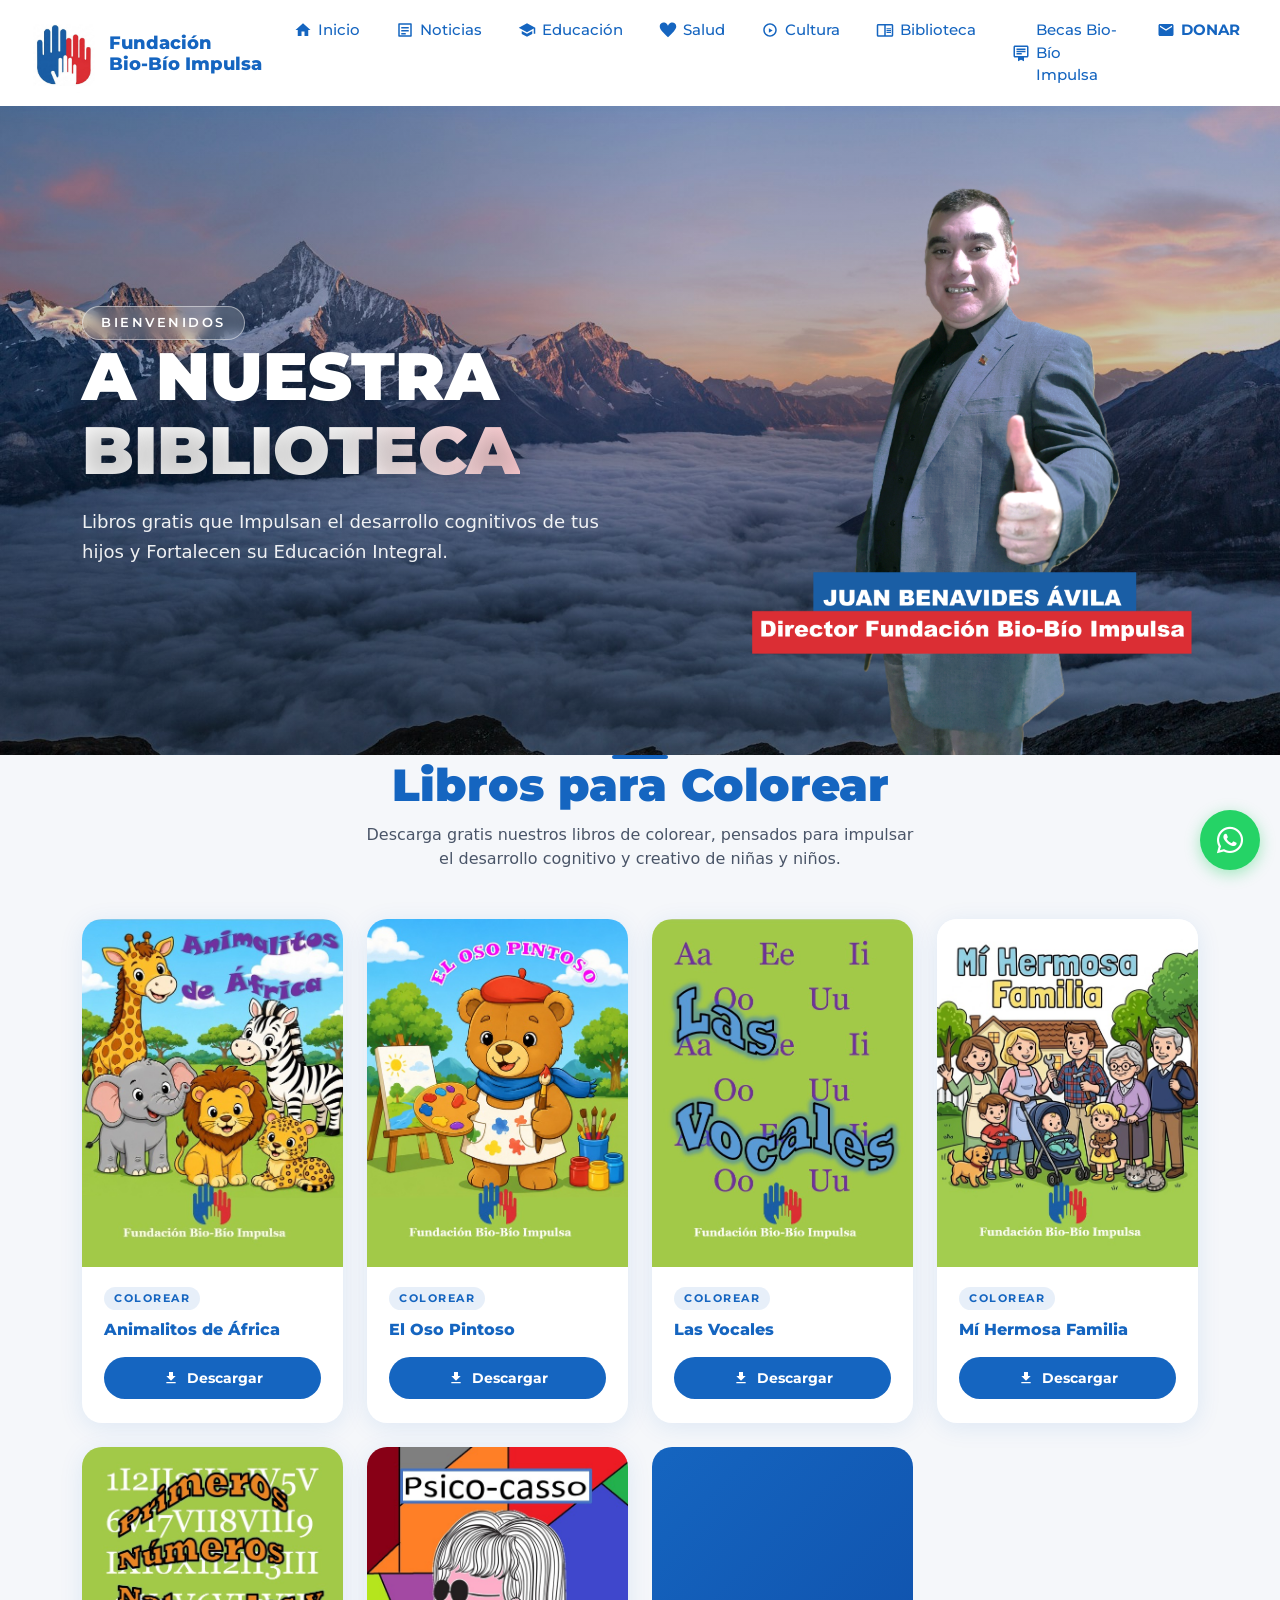
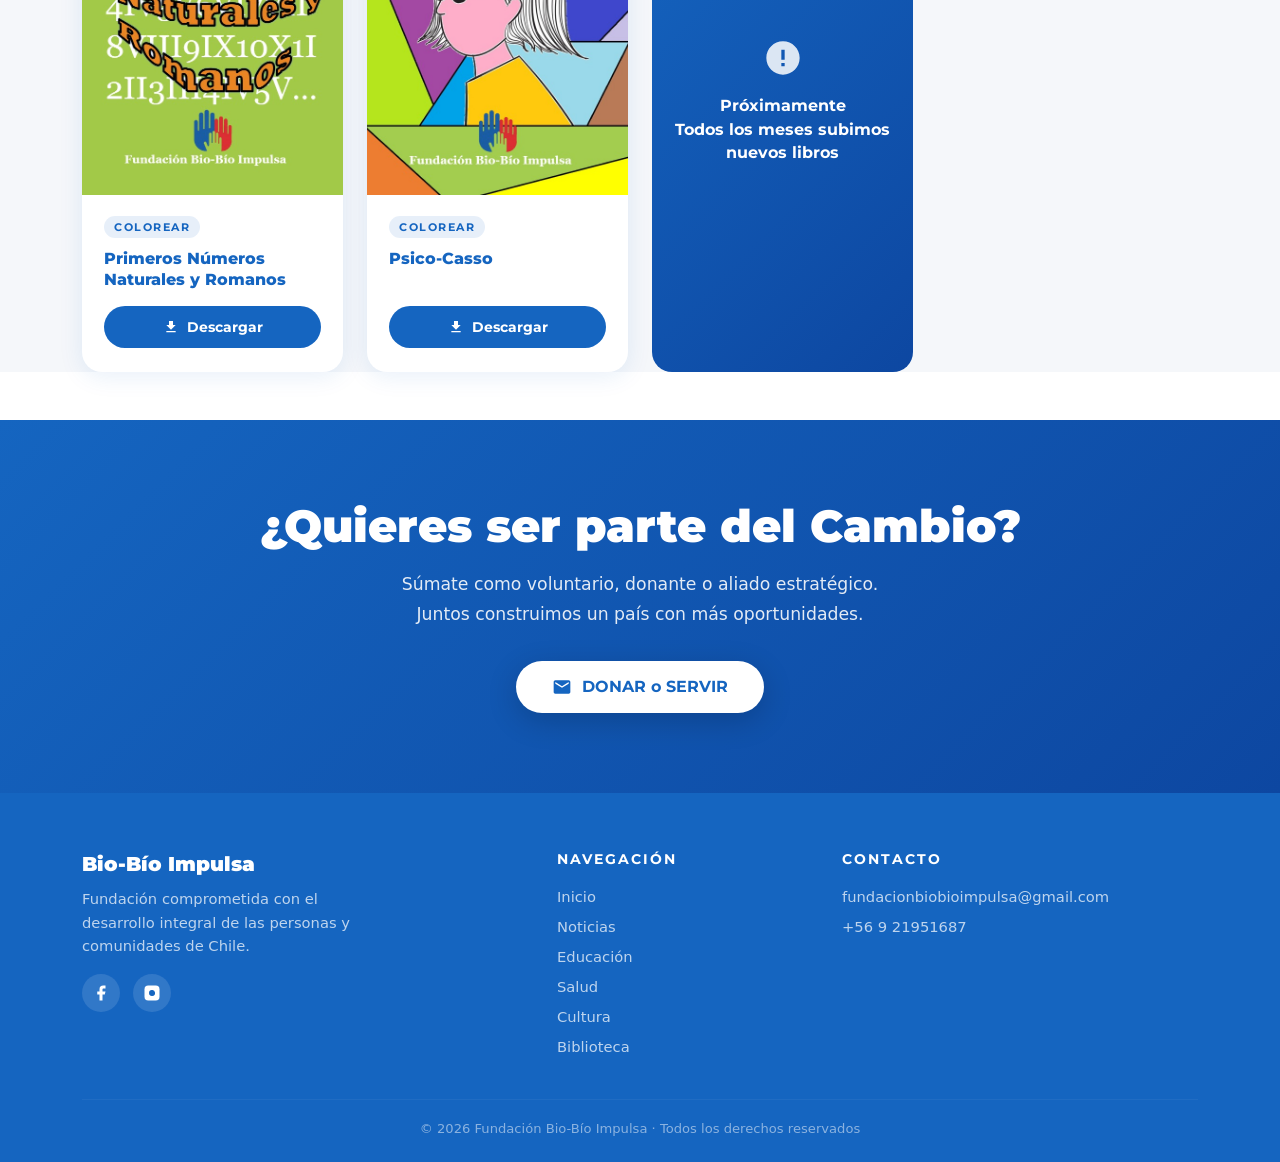
<file: biblioteca.html>
<!DOCTYPE html>
<html lang="es">
<head>
  <meta name="google-site-verification" content="KuddtsvOHKY2XH_wyzGKEvyNOOTwqOxlaRUiJKWEFEY" />
  <!-- Google tag (gtag.js) -->
  <script async src="https://www.googletagmanager.com/gtag/js?id=G-ND0Z3VTGZV"></script>
  <script>
    window.dataLayer = window.dataLayer || [];
    function gtag(){dataLayer.push(arguments);}
    gtag('js', new Date());

    gtag('config', 'G-ND0Z3VTGZV');
  </script>
  <meta charset="UTF-8" />
  <meta name="viewport" content="width=device-width, initial-scale=1.0"/>
  <title>Fundación Bio-Bío Impulsa</title>
  <meta property="og:image" content="https://www.fundacionbiobioimpulsa.cl/static/fundacion_logo.jpeg">
    <meta property="og:image:width" content="300px">
    <meta property="og:image:height" content="300px">
    <meta property="keywords" content="Fundación, cursos gratis, cursos para emprendedores, operativos de salud">
    <meta name="description" content="Fundación Bio-Bío Impulsa tiene como misión promover el desarrollo humano integral, articulando recursos privados y públicos para ejecutar proyectos de alto impacto en Educación, Salud y Cultura. Buscamos mejorar la calidad de vida de las comunidades y la sostenibilidad de las organizaciones sociales.">

    <!-- Google / Search Engine Tags -->
    <meta itemprop="name" content="JBenAvil">
    <meta itemprop="Fundación Bio-Bío Impulsa tiene como misión promover el desarrollo humano integral, articulando recursos privados y públicos para ejecutar proyectos de alto impacto en Educación, Salud y Cultura. Buscamos mejorar la calidad de vida de las comunidades y la sostenibilidad de las organizaciones sociales." content="Fundación Bio-Bío Impulsa tiene como misión promover el desarrollo humano integral, articulando recursos privados y públicos para ejecutar proyectos de alto impacto en Educación, Salud y Cultura. Buscamos mejorar la calidad de vida de las comunidades y la sostenibilidad de las organizaciones sociales.">

    <!-- Links -->
    <link rel="icon" type="image/png" sizes="192x192" href="static/fundacion_logo.jpeg" />
    <link rel="icon" type="image/png" sizes="512x512" href="static/fundacion_logo.jpeg" />

    
    <link rel="icon" type="image/png" href="static/fundacion_logo.jpeg" />
    <link rel="manifest" href="manifest.json">
    <link rel="icon" href="static/fundacion_logo.jpeg" type="image/png">
    <link rel="stylesheet" href="style.css">
    <link rel="stylesheet" href="https://cdnjs.cloudflare.com/ajax/libs/font-awesome/6.4.0/css/all.min.css">

  <link href="https://cdn.jsdelivr.net/npm/bootstrap@5.3.3/dist/css/bootstrap.min.css" rel="stylesheet"/>
  <link href="https://fonts.googleapis.com/css2?family=Montserrat:wght@400;600;700;900&family=Open+Sans:wght@400;600&display=swap" rel="stylesheet"/>
  
  <style>
    /* ─── BIBLIOTECA ─── */
    .biblioteca-section {
      padding: 5rem 0;
      background: var(--gris-claro);
    }

    .libro-card {
      background: #fff;
      border-radius: 20px;
      overflow: hidden;
      box-shadow: 0 4px 24px rgba(21,101,192,0.10);
      transition: transform 0.28s cubic-bezier(.34,1.56,.64,1), box-shadow 0.2s;
      display: flex;
      flex-direction: column;
    }
    .libro-card:hover {
      transform: translateY(-8px);
      box-shadow: 0 16px 40px rgba(21,101,192,0.18);
    }

    .libro-cover {
      width: 100%;
      aspect-ratio: 3 / 4;
      overflow: hidden;
      background: #e8edf4;
      display: block;
    }
    .libro-cover img {
      width: 100%;
      height: 100%;
      object-fit: cover;
      object-position: center;
      display: block;
    }

    .libro-body {
      padding: 1.3rem 1.4rem 1.5rem;
      display: flex;
      flex-direction: column;
      flex: 1;
    }

    .libro-tag {
      display: inline-block;
      background: rgba(21,101,192,0.1);
      color: var(--azul);
      font-family: 'Montserrat', sans-serif;
      font-weight: 700;
      font-size: 0.68rem;
      letter-spacing: 1.5px;
      text-transform: uppercase;
      padding: 3px 10px;
      border-radius: 20px;
      margin-bottom: 0.6rem;
      width: fit-content;
    }

    .libro-titulo {
      font-family: 'Montserrat', sans-serif;
      font-weight: 800;
      font-size: 1.02rem;
      color: var(--azul);
      margin-bottom: 1rem;
      line-height: 1.3;
    }

    .btn-descargar {
      margin-top: auto;
      display: inline-flex;
      align-items: center;
      justify-content: center;
      gap: 8px;
      background: var(--azul);
      color: #fff;
      font-family: 'Montserrat', sans-serif;
      font-weight: 700;
      font-size: 0.85rem;
      padding: 11px 16px;
      border-radius: 50px;
      text-decoration: none;
      transition: transform 0.2s, background 0.2s;
    }
    .btn-descargar:hover {
      background: var(--rojo);
      color: #fff;
      transform: translateY(-2px);
    }

    /* Card "Próximamente" */
    .libro-card-proximamente {
      background: linear-gradient(135deg, var(--azul) 0%, #0d47a1 100%);
      border-radius: 20px;
      aspect-ratio: unset;
      min-height: 100%;
      display: flex;
      align-items: center;
      justify-content: center;
      text-align: center;
      padding: 2rem 1.4rem;
      color: #fff;
    }
    .libro-card-proximamente svg {
      width: 40px;
      height: 40px;
      margin-bottom: 1rem;
      opacity: 0.85;
    }
    .libro-card-proximamente p {
      font-family: 'Montserrat', sans-serif;
      font-weight: 700;
      font-size: 0.98rem;
      line-height: 1.5;
    }

    @media (max-width: 767px) {
      .libro-titulo { font-size: 0.95rem; }
    }

  </style>
</head>
<body>
<script src="app.js"></script>

<!-- ╔══════════════════════════════╗ -->
<!-- ║           NAVBAR             ║ -->
<!-- ╚══════════════════════════════╝ -->
<nav class="navbar navbar-expand-lg">
  <div class="container-fluid px-4">
    <!-- Brand con logo -->
    <a class="navbar-brand d-flex align-items-center" href="index.html">
      <img src="static/fundacion_logo.jpeg" height="80px" width="auto" class="nav-logo-img">
      <span>Fundación<br/>Bio-Bío Impulsa</span>
    </a>

    <!-- Botón Hamburguesa -->
    <button class="navbar-toggler" type="button" data-bs-toggle="collapse" data-bs-target="#navMenu">
      <span class="navbar-toggler-icon"></span>
    </button>

    <!-- Menú Desplegable (Ahora Lateral en Móvil) -->
    <div class="collapse navbar-collapse justify-content-end menu-movil-lateral" id="navMenu">
      
      <!-- Botón X para cerrar en móvil -->
      <button class="btn-close-menu d-lg-none" type="button" data-bs-toggle="collapse" data-bs-target="#navMenu">
        &times;
      </button>

      <ul class="navbar-nav gap-1">
        <li class="nav-item">
          <a class="nav-link" href="index.html">
            <svg viewBox="0 0 24 24" xmlns="http://www.w3.org/2000/svg"><path d="M10 20v-6h4v6h5v-8h3L12 3 2 12h3v8z"/></svg>
            Inicio
          </a>
        </li>
        <li class="nav-item">
          <a class="nav-link" href="noticias.html">
            <svg viewBox="0 0 24 24" xmlns="http://www.w3.org/2000/svg"><path d="M20 3H4a1 1 0 0 0-1 1v16a1 1 0 0 0 1 1h16a1 1 0 0 0 1-1V4a1 1 0 0 0-1-1zm-1 16H5V5h14v14zM7 8h10v2H7V8zm0 4h10v2H7v-2zm0 4h6v2H7v-2z"/></svg>
            Noticias
          </a>
        </li>
        <li class="nav-item">
          <a class="nav-link" href="educacion.html">
            <svg viewBox="0 0 24 24" xmlns="http://www.w3.org/2000/svg"><path d="M12 3L1 9l11 6 9-4.91V17h2V9L12 3zM5 13.18v4L12 21l7-3.82v-4L12 17l-7-3.82z"/></svg>
            Educación
          </a>
        </li>
        <li class="nav-item">
          <a class="nav-link" href="salud.html">
            <svg viewBox="0 0 24 24" xmlns="http://www.w3.org/2000/svg"><path d="M12 21.593c-5.63-5.539-11-10.297-11-14.402 0-3.791 3.068-5.191 5.281-5.191 1.312 0 4.151.501 5.719 4.457 1.59-3.968 4.464-4.447 5.726-4.447 2.54 0 5.274 1.621 5.274 5.181 0 4.069-5.136 8.625-11 14.402z"/></svg>
            Salud
          </a>
        </li>
        <li class="nav-item">
          <a class="nav-link" href="cultura.html">
            <svg viewBox="0 0 24 24" xmlns="http://www.w3.org/2000/svg"><path d="M12 3c-4.97 0-9 4.03-9 9s4.03 9 9 9 9-4.03 9-9-4.03-9-9-9zm0 16c-3.86 0-7-3.14-7-7s3.14-7 7-7 7 3.14 7 7-3.14 7-7 7zm-1.5-9.5l5 3-5 3v-6z"/></svg>
            Cultura
          </a>
        </li>
        <li class="nav-item">
          <a class="nav-link" href="biblioteca.html">
            <svg viewBox="0 0 24 24" xmlns="http://www.w3.org/2000/svg">
              <path d="M21 4H3c-1.1 0-2 .9-2 2v13c0 1.1.9 2 2 2h18c1.1 0 2-.9 2-2V6c0-1.1-.9-2-2-2zM3 19V6h8v13H3zm18 0h-8V6h8v13zm-7-9.5h6V11h-6zm0 2.5h6v1.5h-6zm0 2.5h6V16h-6z" />
            </svg>
            Biblioteca
          </a>
        </li>
        <!----
        <li class="nav-item">
          <a class="nav-link" href="impulso_emprendedor.html">
            <svg viewBox="0 0 24 24" xmlns="http://www.w3.org/2000/svg">
              <path d="M3 21h18v-2H3v2zm2-4h2v-8H5v8zm4 0h2V5H9v12zm4 0h2v-6h-2v6zm4 0h2V3h-2v14z"/>
            </svg>
            Impulso Emprendedor
          </a>
        </li>
        -->
        <li class="nav-item">
          <a class="nav-link" href="becas_biobio_impulsa.html">
            <svg viewBox="0 0 24 24" xmlns="http://www.w3.org/2000/svg">
              <path d="M20 2H4c-1.11 0-2 .89-2 2v12c0 1.11.89 2 2 2h4v5l4-2 4 2v-5h4c1.11 0 2-.89 2-2V4c0-1.11-.89-2-2-2zm0 14H4V4h16v12zM6 6h12v2H6V6zm0 3h12v2H6V9zm0 3h7v2H6v-2z"/>
            </svg>
            Becas Bio-Bío Impulsa
          </a>
        </li>
        <li class="nav-item">
          <a class="nav-link" href="donar.html">
            <svg width="20" height="20" viewBox="0 0 24 24" fill="currentColor">
              <path d="M20 4H4c-1.1 0-2 .9-2 2v12c0 1.1.9 2 2 2h16c1.1 0 2-.9 2-2V6c0-1.1-.9-2-2-2zm0 4l-8 5-8-5V6l8 5 8-5v2z"/>
            </svg>
            <b>DONAR</b>
          </a>
        </li>
      </ul>
    </div>
  </div>
</nav>


<!-- ╔══════════════════════════════╗ -->
<!-- ║          SECCIÓN 1: INICIO   ║ -->
<!-- ╚══════════════════════════════╝ -->
<section id="inicio">
  <div class="container-xl">
    <br>
    <br>
    <div class="row align-items-center">
      <!-- Texto (izquierda) -->
      <div class="col-lg-7 hero-content">
        <div class="hero-badge">BIENVENIDOS</div>
        <h1 class="hero-title">
          A NUESTRA<br/>
          <span>BIBLIOTECA</span><br/>
        </h1>
        <p class="hero-desc">
          Libros gratis que Impulsan el desarrollo cognitivos de tus hijos y Fortalecen su Educación Integral.
        </p>
        
      </div>

      <!-- Card Logo (derecha) -->
      <div class="col-lg-5 hero-img-col ">
          <img src="static/director_fundacion_juan_benavides_avila.png" height="100%" width="100%">
      </div>
    </div>
  </div>
</section>


<!-- ╔══════════════════════════════╗ -->
<!-- ║       SECCIÓN 2: BIBLIOTECA  ║ -->
<!-- ╚══════════════════════════════╝ -->
<section id="servicios" class="biblioteca-section">
  <div class="container">
    <div class="text-center mb-5 fade-in-up">
      <div class="section-line mx-auto" style="background:var(--azul);"></div>
      <h2 class="section-title" style="color:var(--azul);">Libros para Colorear</h2>
      <p class="sec-sub mx-auto mt-2" style="color:#4a5568; max-width:560px;">
        Descarga gratis nuestros libros de colorear, pensados para impulsar el desarrollo cognitivo y creativo de niñas y niños.
      </p>
    </div>

    <div class="row g-4">

      <!-- Libro 1 -->
      <div class="col-6 col-md-4 col-lg-3 fade-in-up">
        <div class="libro-card h-100">
          <div class="libro-cover">
            <img src="libros/portadas/portada_animales_africa.jpeg" alt="Colorea los Animales">
          </div>
          <div class="libro-body">
            <div class="libro-tag">Colorear</div>
            <h5 class="libro-titulo">Animalitos de África</h5>
            <a href="libros/animalitos_de_africa.pdf" download class="btn-descargar">
              <svg width="16" height="16" viewBox="0 0 24 24" fill="currentColor"><path d="M19 9h-4V3H9v6H5l7 7 7-7zM5 18v2h14v-2H5z"/></svg>
              Descargar
            </a>
          </div>
        </div>
      </div>

      <!-- Libro 2 -->
      <div class="col-6 col-md-4 col-lg-3 fade-in-up">
        <div class="libro-card h-100">
          <div class="libro-cover">
            <img src="libros/portadas/portada_oso_pintoso1.jpeg" alt="Aprendo con los Números">
          </div>
          <div class="libro-body">
            <div class="libro-tag">Colorear</div>
            <h5 class="libro-titulo">El Oso Pintoso</h5>
            <a href="libros/el_oso_pintoso.pdf" download class="btn-descargar">
              <svg width="16" height="16" viewBox="0 0 24 24" fill="currentColor"><path d="M19 9h-4V3H9v6H5l7 7 7-7zM5 18v2h14v-2H5z"/></svg>
              Descargar
            </a>
          </div>
        </div>
      </div>

      <!-- Libro 3 -->
      <div class="col-6 col-md-4 col-lg-3 fade-in-up">
        <div class="libro-card h-100">
          <div class="libro-cover">
            <img src="libros/portadas/portada_las_vocales.jpeg" alt="Descubre la Naturaleza">
          </div>
          <div class="libro-body">
            <div class="libro-tag">Colorear</div>
            <h5 class="libro-titulo">Las Vocales</h5>
            <a href="libros/vocales.pdf" download class="btn-descargar">
              <svg width="16" height="16" viewBox="0 0 24 24" fill="currentColor"><path d="M19 9h-4V3H9v6H5l7 7 7-7zM5 18v2h14v-2H5z"/></svg>
              Descargar
            </a>
          </div>
        </div>
      </div>

      <!-- Libro 4 -->
      <div class="col-6 col-md-4 col-lg-3 fade-in-up">
        <div class="libro-card h-100">
          <div class="libro-cover">
            <img src="libros/portadas/portada_mi_hermosa_familia.jpeg" alt="Cuando Sea Grande">
          </div>
          <div class="libro-body">
            <div class="libro-tag">Colorear</div>
            <h5 class="libro-titulo">Mí Hermosa Familia</h5>
            <a href="libros/mi_hermosa_familia.pdf" download class="btn-descargar">
              <svg width="16" height="16" viewBox="0 0 24 24" fill="currentColor"><path d="M19 9h-4V3H9v6H5l7 7 7-7zM5 18v2h14v-2H5z"/></svg>
              Descargar
            </a>
          </div>
        </div>
      </div>

      <!-- Libro 5 -->
      <div class="col-6 col-md-4 col-lg-3 fade-in-up">
        <div class="libro-card h-100">
          <div class="libro-cover">
            <img src="libros/portadas/portada_primeros_numeros.jpeg" alt="Mi Chile Querido">
          </div>
          <div class="libro-body">
            <div class="libro-tag">Colorear</div>
            <h5 class="libro-titulo">Primeros Números Naturales y Romanos</h5>
            <a href="libros/primeros_numeros_naturales_y_romanos.pdf" download class="btn-descargar">
              <svg width="16" height="16" viewBox="0 0 24 24" fill="currentColor"><path d="M19 9h-4V3H9v6H5l7 7 7-7zM5 18v2h14v-2H5z"/></svg>
              Descargar
            </a>
          </div>
        </div>
      </div>

      <!-- Libro 6 -->
      <div class="col-6 col-md-4 col-lg-3 fade-in-up">
        <div class="libro-card h-100">
          <div class="libro-cover">
            <img src="libros/portadas/portada_psico-casso.jpeg" alt="Aprendo mis Emociones">
          </div>
          <div class="libro-body">
            <div class="libro-tag">Colorear</div>
            <h5 class="libro-titulo">Psico-Casso</h5>
            <a href="libros/psico-casso.pdf" download class="btn-descargar">
              <svg width="16" height="16" viewBox="0 0 24 24" fill="currentColor"><path d="M19 9h-4V3H9v6H5l7 7 7-7zM5 18v2h14v-2H5z"/></svg>
              Descargar
            </a>
          </div>
        </div>
      </div>

      <!-- Libro 7 
      <div class="col-6 col-md-4 col-lg-3 fade-in-up">
        <div class="libro-card h-100">
          <div class="libro-cover">
            <img src="static/libros/portada-espacio.jpg" alt="Viaje al Espacio">
          </div>
          <div class="libro-body">
            <div class="libro-tag">Colorear</div>
            <h5 class="libro-titulo">Viaje al Espacio</h5>
            <a href="libro-espacio.pdf" download class="btn-descargar">
              <svg width="16" height="16" viewBox="0 0 24 24" fill="currentColor"><path d="M19 9h-4V3H9v6H5l7 7 7-7zM5 18v2h14v-2H5z"/></svg>
              Descargar ahora
            </a>
          </div>
        </div>
      </div>

      -->

      <!-- Card "Próximamente" -->
      <div class="col-6 col-md-4 col-lg-3 fade-in-up">
        <div class="libro-card-proximamente h-100">
          <div>
            <svg viewBox="0 0 24 24" fill="currentColor"><path d="M12 2C6.48 2 2 6.48 2 12s4.48 10 10 10 10-4.48 10-10S17.52 2 12 2zm1 15h-2v-2h2v2zm0-4h-2V7h2v6z"/></svg>
            <p>Próximamente<br/>Todos los meses subimos nuevos libros</p>
          </div>
        </div>
      </div>

    </div>
  </div>
</section>
<br>
<br>


<!-- ╔══════════════════════════════╗ -->
<!-- ║       SECCIÓN 3: CONTACTO   ║ -->
<!-- ╚══════════════════════════════╝ -->
<section id="contacto">
  <h2 class="fade-in-up">¿Quieres ser parte del Cambio?</h2>
  <p class="fade-in-up">Súmate como voluntario, donante o aliado estratégico. 
    <br>Juntos construimos un país con más oportunidades.</p>
    <a href="donar.html">
      <div class="btn-contacto fade-in-up">
        <svg width="20" height="20" viewBox="0 0 24 24" fill="currentColor"><path d="M20 4H4c-1.1 0-2 .9-2 2v12c0 1.1.9 2 2 2h16c1.1 0 2-.9 2-2V6c0-1.1-.9-2-2-2zm0 4l-8 5-8-5V6l8 5 8-5v2z"/></svg>
        DONAR o SERVIR
      </div>
    </a>
</section>

<div class="whatsapp-float" id="whatsappBtn">
    <i class="fab fa-whatsapp"></i>
</div>


<!-- ╔══════════════════════════════╗ -->
<!-- ║           FOOTER             ║ -->
<!-- ╚══════════════════════════════╝ -->
<footer>
  <div class="container">
    <div class="row gy-3">
      <div class="col-md-4">
        <div class="footer-brand">Bio-Bío Impulsa</div>
        <p class="footer-desc">
          Fundación comprometida con el desarrollo integral de las personas y comunidades 
          de Chile.
        </p>
        <div class="footer-social mt-3">
          <a href="https://www.facebook.com/share/18aPjv8rna/" title="Facebook">
            <svg width="18" height="18" viewBox="0 0 24 24" fill="currentColor"><path d="M18 2h-3a5 5 0 0 0-5 5v3H7v4h3v8h4v-8h3l1-4h-4V7a1 1 0 0 1 1-1h3z"/></svg>
          </a>
          <a href="https://www.instagram.com/fundacion_biobio_impulsa" title="Instagram">
            <svg width="18" height="18" viewBox="0 0 24 24" fill="currentColor"><rect x="2" y="2" width="20" height="20" rx="5" ry="5"/><path d="M16 11.37A4 4 0 1 1 12.63 8 4 4 0 0 1 16 11.37z" fill="#1565C0"/><line x1="17.5" y1="6.5" x2="17.51" y2="6.5" stroke="#1565C0" stroke-width="2"/></svg>
          </a>
        </div>
      </div>

      <div class="col-md-3 offset-md-1">
        <div class="footer-links-title">Navegación</div>
        <div class="footer-links">
          <a href="index.html">Inicio</a>
          <a href="noticias.html">Noticias</a>
          <a href="educacion.html">Educación</a>
          <a href="salud.html">Salud</a>
          <a href="cultura.html">Cultura</a>
          <a href="biblioteca.html">Biblioteca</a>
        </div>
      </div>

      <div class="col-md-3">
        <div class="footer-links-title">Contacto</div>
        <div class="footer-links">
          <a href="mailto:fundacionbiobioimpulsa@gmail.com">fundacionbiobioimpulsa@gmail.com</a>
          <a href="tel:+56412345678">+56 9 21951687</a>
        </div>
      </div>
    </div>

    <hr class="footer-divider"/>
    <div class="footer-copy">
      © 2026 Fundación Bio-Bío Impulsa · Todos los derechos reservados
    </div>
  </div>
</footer>
<script src="https://cdn.jsdelivr.net/npm/bootstrap@5.3.3/dist/js/bootstrap.bundle.min.js"></script>
</body>
</html>
</file>
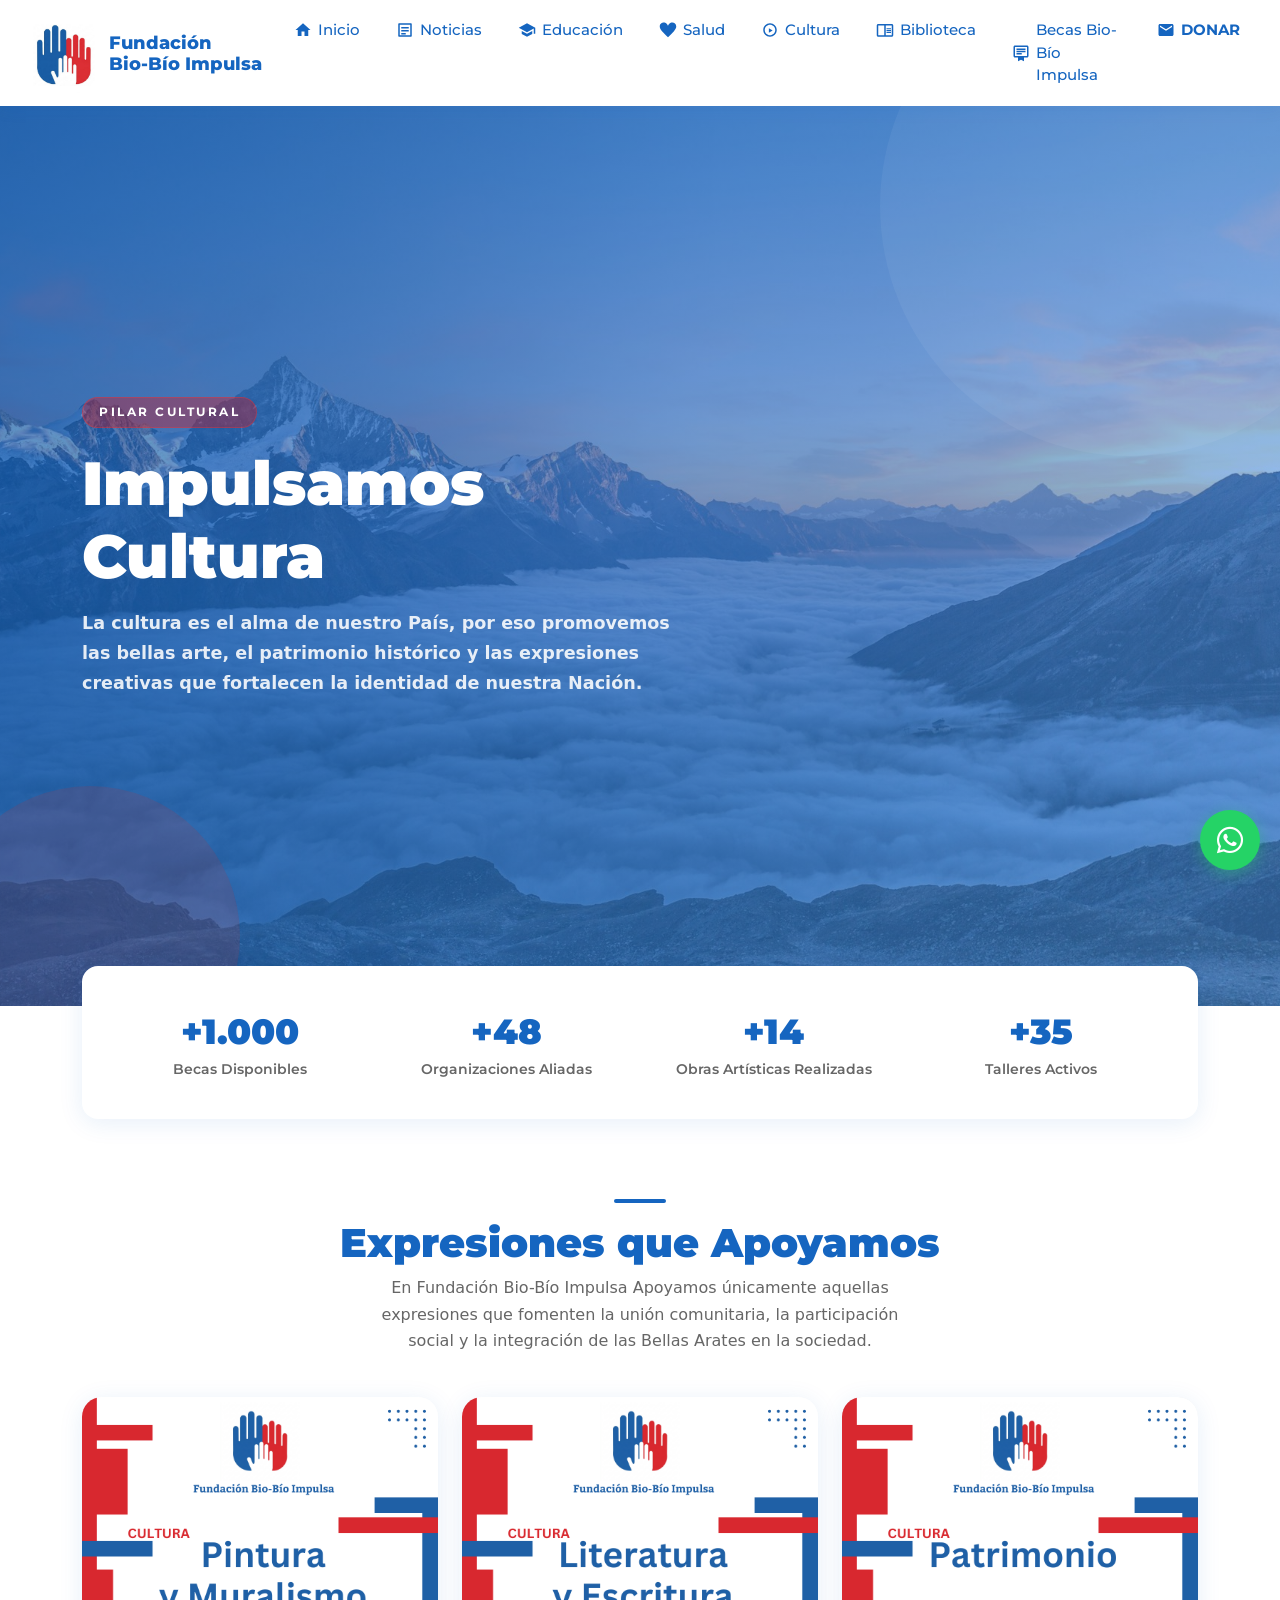
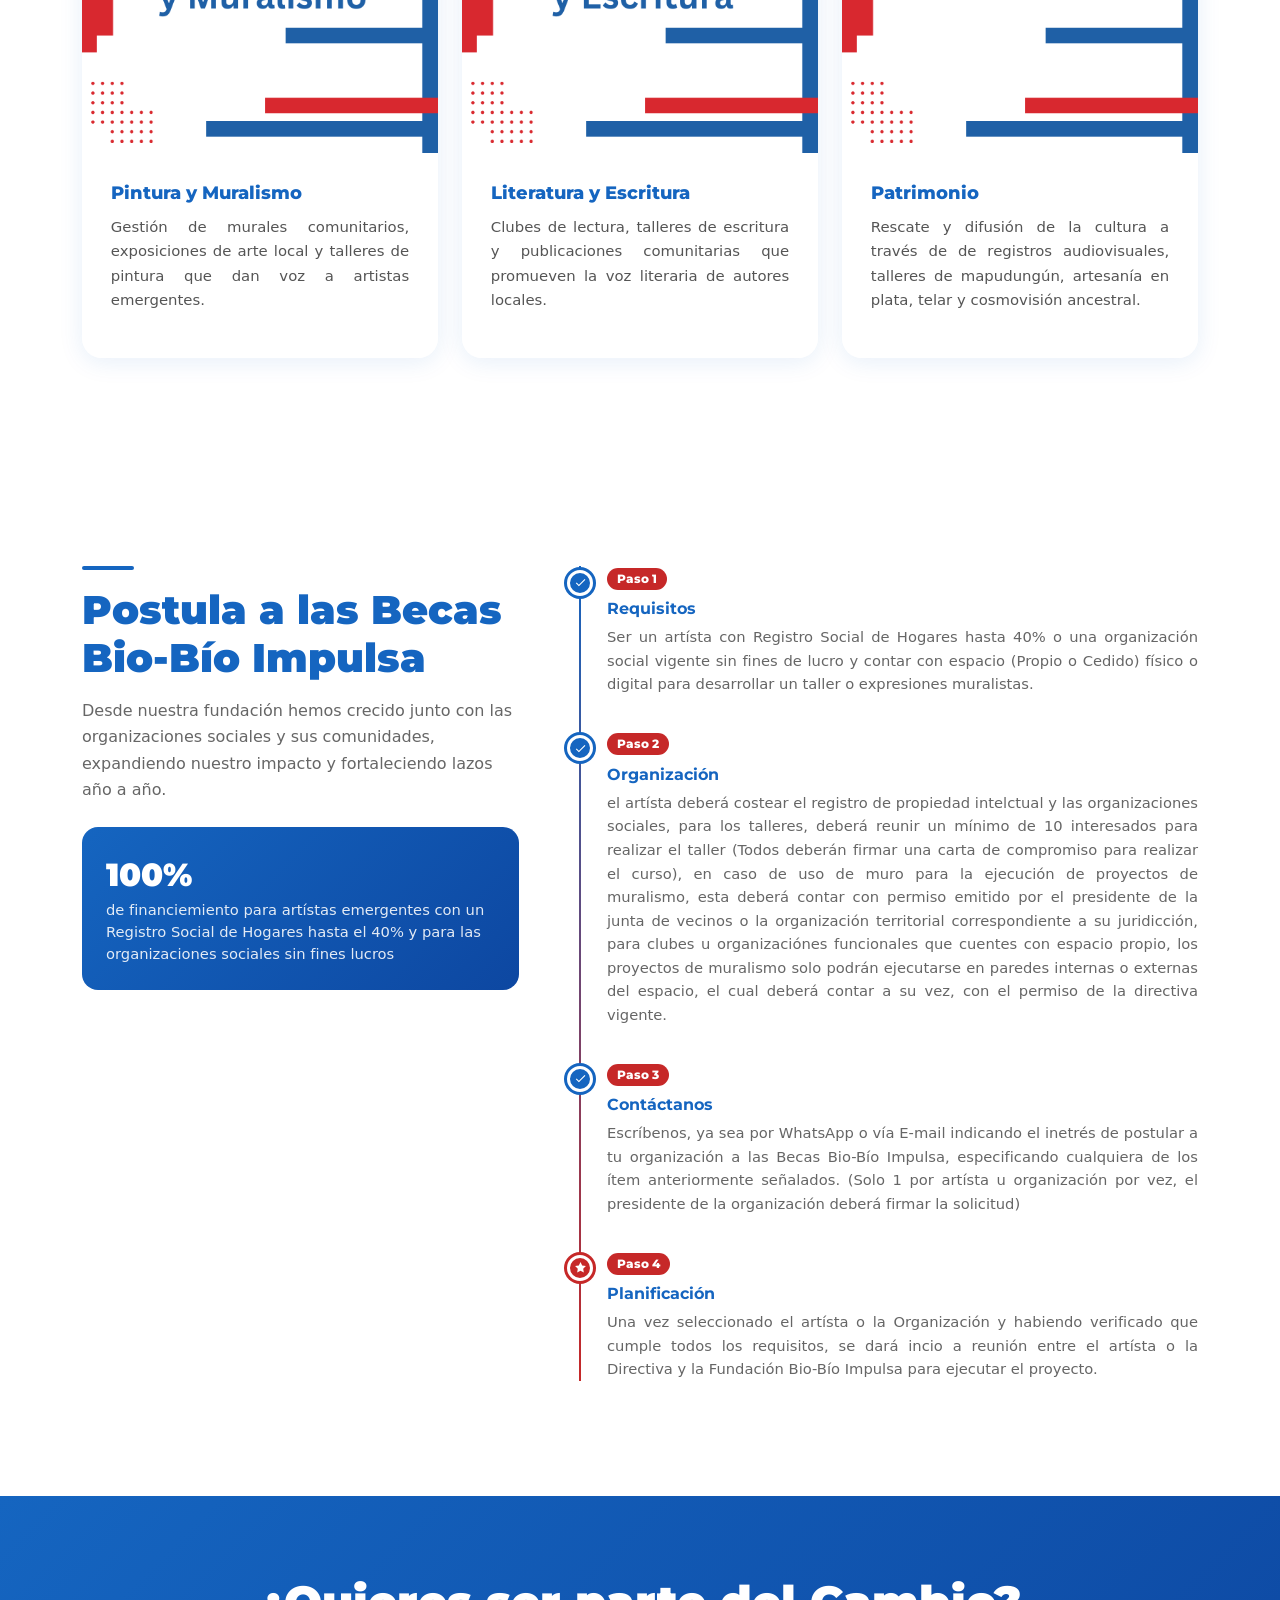
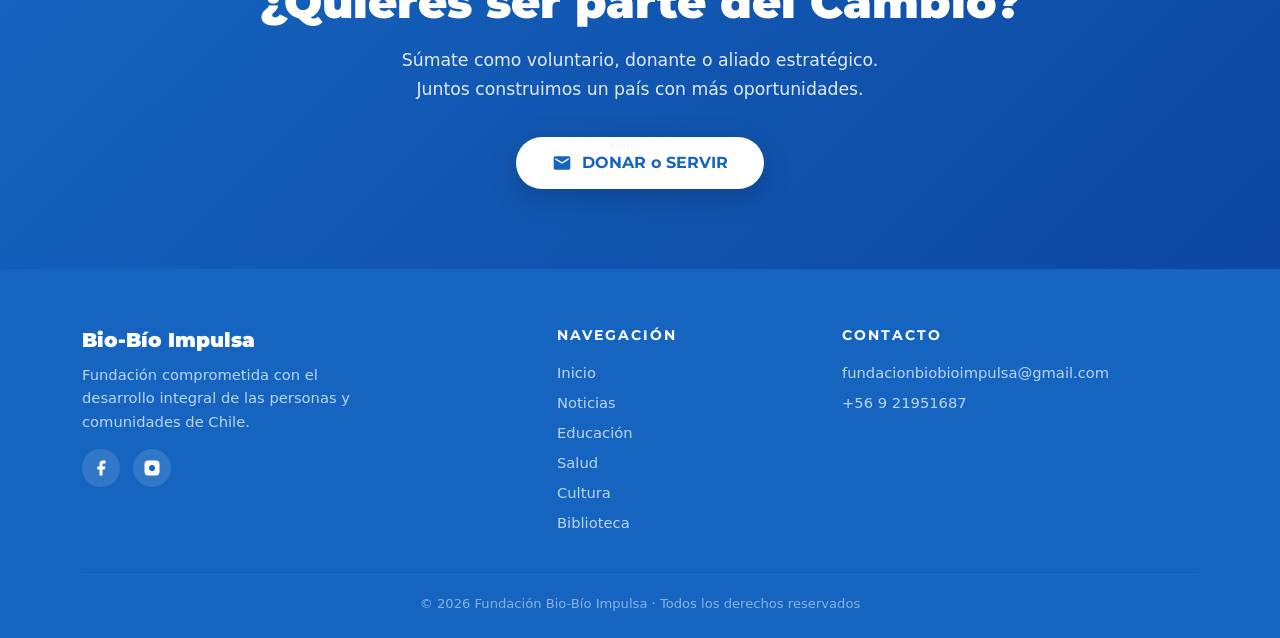
<file: cultura.html>
<!DOCTYPE html>
<html lang="es">
<head>
  <meta name="google-site-verification" content="KuddtsvOHKY2XH_wyzGKEvyNOOTwqOxlaRUiJKWEFEY" />
  <!-- Google tag (gtag.js) -->
  <script async src="https://www.googletagmanager.com/gtag/js?id=G-ND0Z3VTGZV"></script>
  <script>
    window.dataLayer = window.dataLayer || [];
    function gtag(){dataLayer.push(arguments);}
    gtag('js', new Date());

    gtag('config', 'G-ND0Z3VTGZV');
  </script>
  <meta charset="UTF-8"/>
  <meta name="viewport" content="width=device-width, initial-scale=1.0"/>
  <title>Cultura · Fundación Bio-Bío Impulsa</title>
  <meta property="og:image" content="https://www.fundacionbiobioimpulsa.cl/static/fundacion_logo.jpeg">
    <meta property="og:image:width" content="300px">
    <meta property="og:image:height" content="300px">
    <meta property="keywords" content="Fundación, cursos gratis, cursos para emprendedores, operativos de salud">
    <meta name="description" content="Fundación Bio-Bío Impulsa tiene como misión promover el desarrollo humano integral, articulando recursos privados y públicos para ejecutar proyectos de alto impacto en Educación, Salud y Cultura. Buscamos mejorar la calidad de vida de las comunidades y la sostenibilidad de las organizaciones sociales.">

    <!-- Google / Search Engine Tags -->
    <meta itemprop="name" content="JBenAvil">
    <meta itemprop="Fundación Bio-Bío Impulsa tiene como misión promover el desarrollo humano integral, articulando recursos privados y públicos para ejecutar proyectos de alto impacto en Educación, Salud y Cultura. Buscamos mejorar la calidad de vida de las comunidades y la sostenibilidad de las organizaciones sociales." content="Fundación Bio-Bío Impulsa tiene como misión promover el desarrollo humano integral, articulando recursos privados y públicos para ejecutar proyectos de alto impacto en Educación, Salud y Cultura. Buscamos mejorar la calidad de vida de las comunidades y la sostenibilidad de las organizaciones sociales.">

    <!-- Links -->
    <link rel="icon" type="image/png" sizes="192x192" href="static/fundacion_logo.jpeg" />
    <link rel="icon" type="image/png" sizes="512x512" href="static/fundacion_logo.jpeg" />

    
    <link rel="icon" type="image/png" href="static/fundacion_logo.jpeg" />
    <link rel="manifest" href="manifest.json">
    <link rel="icon" href="static/fundacion_logo.jpeg" type="image/png">
    <link rel="stylesheet" href="style.css">
    <link rel="stylesheet" href="https://cdnjs.cloudflare.com/ajax/libs/font-awesome/6.4.0/css/all.min.css">
  <link href="https://cdn.jsdelivr.net/npm/bootstrap@5.3.3/dist/css/bootstrap.min.css" rel="stylesheet"/>
  <link href="https://fonts.googleapis.com/css2?family=Montserrat:wght@400;600;700;900&family=Open+Sans:wght@400;600&display=swap" rel="stylesheet"/>
  <style>
    /* HERO */
    .page-hero {
      min-height: 100vh;
      background: linear-gradient(120deg, rgba(21,101,192,0.72) 0%, rgba(83, 162, 252, 0.55) 100%),
        url('static/fondo_head.jpg') center center / cover no-repeat;
      display: flex;
      align-items: center;
      position: relative;
      overflow: hidden;
    }
    .page-hero::before {
      content: '';
      position: absolute;
      width: 500px; height: 500px;
      border-radius: 50%;
      background: rgba(255,255,255,0.05);
      top: -150px; right: -100px;
    }
    .page-hero::after {
      content: '';
      position: absolute;
      width: 300px; height: 300px;
      border-radius: 50%;
      background: rgba(198,40,40,0.15);
      bottom: -80px; left: -60px;
    }
    .page-hero h1 { 
      font-family: 'Montserrat', sans-serif; 
      font-weight: 900; 
      font-size: clamp(2.2rem,5vw,3.8rem); 
      position: relative; z-index: 1; 
    }

    .page-hero p { 
      font-size: 1.1rem; 
      opacity: 0.88; 
      max-width: 600px; 
      line-height: 1.7; 
      position: relative; 
      z-index: 1; 
    }
    
    .hero-badge-inner { 
      display: inline-block; 
      background: rgba(248, 0, 0, 0.3); 
      border: 1.5px solid rgba(245, 56, 56, 0.35); 
      color: #fff; 
      font-family: 'Montserrat', sans-serif; 
      font-weight: 700; 
      font-size: 0.78rem; 
      letter-spacing: 2.5px; 
      text-transform: uppercase; 
      padding: 5px 16px; 
      border-radius: 50px; 
      margin-bottom: 1.2rem; 
      position: relative; 
      z-index: 1; 
    }

    /* STATS */
    .stats-bar { 
      background: #fff; 
      box-shadow: 0 4px 24px rgba(21,101,192,0.10); 
      border-radius: 16px; 
      margin-top: -2.5rem; 
      position: relative; 
      z-index: 10; 
      padding: 2rem; 
    }

    .stat-item { 
      text-align: center; 
      padding: 0.5rem; 
    }

    .stat-num { 
      font-family: 'Montserrat', sans-serif; 
      font-weight: 900; 
      font-size: 2.2rem; 
      color: var(--azul); 
    }

    .stat-label { 
      font-size: 0.85rem; 
      color: #666; 
      font-family: 'Montserrat', sans-serif; 
      font-weight: 600; 
    }

    .stat-divider { border-left: 1.5px solid #e2e8f0; }

    /* CARDS PROGRAMAS */
    .prog-card {
      border: none;
      border-radius: 20px;
      overflow: hidden;
      box-shadow: 0 4px 24px rgba(21,101,192,0.10);
      transition: transform 0.28s cubic-bezier(.34,1.56,.64,1), box-shadow 0.2s;
    }
    .prog-card:hover { transform: translateY(-8px); box-shadow: 0 16px 40px rgba(21,101,192,0.18); }

    .prog-card-icon {
      width: 100%;
      height: auto;
      overflow: hidden;
      display: block;
      background: #e8edf4;
    }

    .prog-card-icon img {
      width: 100%;
      height: 100%;
      object-fit: cover;
      object-position: center;
      display: block;
    }

    .prog-card-icon svg { width: 80px; height: 80px; }

    .prog-card-body { padding: 1.8rem; background: #fff; }

    .prog-card-body h5 { 
      font-family: 'Montserrat', sans-serif; 
      font-weight: 800; 
      font-size: 1.15rem; 
      color: var(--azul); 
      margin-bottom: 0.7rem; 
    }

    .prog-card-body p { font-size: 0.93rem; line-height: 1.65; color: #555; }

    .prog-tag { 
      display: inline-block; 
      background: rgba(21,101,192,0.1); 
      color: var(--azul); 
      font-family: 'Montserrat', sans-serif; 
      font-weight: 700; 
      font-size: 0.72rem; 
      letter-spacing: 1.5px; 
      text-transform: uppercase; 
      padding: 3px 10px; 
      border-radius: 20px; 
      margin-bottom: 0.8rem; 
    }
 
    /* SECTION TITLES */
    .sec-title { font-family: 'Montserrat', sans-serif; font-weight: 900; font-size: clamp(1.7rem,3.5vw,2.5rem); color: var(--azul); }

    .sec-sub { color: #666; font-size: 1rem; line-height: 1.65; max-width: 560px; }

    .sec-line { width: 52px; height: 4px; background: var(--azul); border-radius: 2px; margin-bottom: 1rem; }

    /* TIMELINE */
    .timeline { position: relative; padding-left: 2.5rem; }

    .timeline::before { 
      content: ''; 
      position: absolute; 
      left: 12px; 
      top: 0; 
      bottom: 0; 
      width: 2px; 
      background: linear-gradient(180deg, var(--azul) 0%, var(--rojo) 100%);
     }

    .timeline-item { position: relative; margin-bottom: 2.2rem; }

    .timeline-dot { 
      position: absolute; 
      left: -2.5rem; 
      top: 4px; 
      width: 26px; 
      height: 26px; 
      border-radius: 50%; 
      background: var(--azul); 
      border: 3px solid #fff; 
      box-shadow: 0 0 0 3px var(--azul); 
      display: flex; 
      align-items: center; 
      justify-content: center; 
    }

    .timeline-dot svg { width: 13px; height: 13px; fill: #fff; }

    .timeline-title { 
      font-family: 'Montserrat', sans-serif; 
      font-weight: 700; 
      font-size: 1.02rem; 
      color: var(--azul); 
      margin-bottom: 0.3rem; 
    }

    .timeline-text { font-size: 0.92rem; color: #666; line-height: 1.6; }

    .timeline-year { 
      display: inline-block; 
      font-family: 'Montserrat', sans-serif; 
      font-weight: 800; 
      font-size: 0.75rem; 
      background: var(--rojo); 
      color: #fff; 
      padding: 2px 10px; 
      border-radius: 20px; 
      margin-bottom: 0.4rem; 
    }

    /* CTA */
    .cta-band { 
      background: linear-gradient(135deg, var(--azul) 0%, #0d47a1 100%); 
      color: #fff; 
      padding: 4rem 2rem; 
      text-align: center; 
    }

    .cta-band h2 { 
      font-family: 'Montserrat', sans-serif; 
      font-weight: 900; 
      font-size: clamp(1.6rem,3.5vw,2.4rem); 
      margin-bottom: 0.8rem; 
    }

    .cta-band p { opacity: 0.88; max-width: 500px; margin: 0 auto 1.8rem; line-height: 1.7; }

    .btn-cta-white { 
      display: inline-flex; 
      align-items: center; 
      gap: 8px; 
      background: #fff; 
      color: var(--azul); 
      font-family: 'Montserrat', sans-serif; 
      font-weight: 700; 
      padding: 13px 30px; 
      border-radius: 50px; 
      text-decoration: none; 
      transition: transform 0.2s, background 0.2s, color 0.2s;
     }

    .btn-cta-white:hover { background: var(--rojo); color: #fff; transform: translateY(-3px) scale(1.05); }


    @media (max-width: 767px) {
      .stat-divider { border-left: none; border-top: 1.5px solid #e2e8f0; }
    }
     

  </style>
</head>
<body>
<script src="app.js"></script>

<!-- ╔══════════════════════════════╗ -->
<!-- ║           NAVBAR             ║ -->
<!-- ╚══════════════════════════════╝ -->
<nav class="navbar navbar-expand-lg">
  <div class="container-fluid px-4">
    <!-- Brand con logo -->
    <a class="navbar-brand d-flex align-items-center" href="index.html">
      <img src="static/fundacion_logo.jpeg" height="80px" width="auto" class="nav-logo-img">
      <span>Fundación<br/>Bio-Bío Impulsa</span>
    </a>

    <!-- Botón Hamburguesa -->
    <button class="navbar-toggler" type="button" data-bs-toggle="collapse" data-bs-target="#navMenu">
      <span class="navbar-toggler-icon"></span>
    </button>

    <!-- Menú Desplegable (Ahora Lateral en Móvil) -->
    <div class="collapse navbar-collapse justify-content-end menu-movil-lateral" id="navMenu">
      
      <!-- Botón X para cerrar en móvil -->
      <button class="btn-close-menu d-lg-none" type="button" data-bs-toggle="collapse" data-bs-target="#navMenu">
        &times;
      </button>

      <ul class="navbar-nav gap-1">
        <li class="nav-item">
          <a class="nav-link" href="index.html">
            <svg viewBox="0 0 24 24" xmlns="http://www.w3.org/2000/svg"><path d="M10 20v-6h4v6h5v-8h3L12 3 2 12h3v8z"/></svg>
            Inicio
          </a>
        </li>
        <li class="nav-item">
          <a class="nav-link" href="noticias.html">
            <svg viewBox="0 0 24 24" xmlns="http://www.w3.org/2000/svg"><path d="M20 3H4a1 1 0 0 0-1 1v16a1 1 0 0 0 1 1h16a1 1 0 0 0 1-1V4a1 1 0 0 0-1-1zm-1 16H5V5h14v14zM7 8h10v2H7V8zm0 4h10v2H7v-2zm0 4h6v2H7v-2z"/></svg>
            Noticias
          </a>
        </li>
        <li class="nav-item">
          <a class="nav-link" href="educacion.html">
            <svg viewBox="0 0 24 24" xmlns="http://www.w3.org/2000/svg"><path d="M12 3L1 9l11 6 9-4.91V17h2V9L12 3zM5 13.18v4L12 21l7-3.82v-4L12 17l-7-3.82z"/></svg>
            Educación
          </a>
        </li>
        <li class="nav-item">
          <a class="nav-link" href="salud.html">
            <svg viewBox="0 0 24 24" xmlns="http://www.w3.org/2000/svg"><path d="M12 21.593c-5.63-5.539-11-10.297-11-14.402 0-3.791 3.068-5.191 5.281-5.191 1.312 0 4.151.501 5.719 4.457 1.59-3.968 4.464-4.447 5.726-4.447 2.54 0 5.274 1.621 5.274 5.181 0 4.069-5.136 8.625-11 14.402z"/></svg>
            Salud
          </a>
        </li>
        <li class="nav-item">
          <a class="nav-link" href="cultura.html">
            <svg viewBox="0 0 24 24" xmlns="http://www.w3.org/2000/svg"><path d="M12 3c-4.97 0-9 4.03-9 9s4.03 9 9 9 9-4.03 9-9-4.03-9-9-9zm0 16c-3.86 0-7-3.14-7-7s3.14-7 7-7 7 3.14 7 7-3.14 7-7 7zm-1.5-9.5l5 3-5 3v-6z"/></svg>
            Cultura
          </a>
        </li>
        <li class="nav-item">
          <a class="nav-link" href="biblioteca.html">
            <svg viewBox="0 0 24 24" xmlns="http://www.w3.org/2000/svg">
              <path d="M21 4H3c-1.1 0-2 .9-2 2v13c0 1.1.9 2 2 2h18c1.1 0 2-.9 2-2V6c0-1.1-.9-2-2-2zM3 19V6h8v13H3zm18 0h-8V6h8v13zm-7-9.5h6V11h-6zm0 2.5h6v1.5h-6zm0 2.5h6V16h-6z" />
            </svg>
            Biblioteca
          </a>
        </li>
        <!----
        <li class="nav-item">
          <a class="nav-link" href="impulso_emprendedor.html">
            <svg viewBox="0 0 24 24" xmlns="http://www.w3.org/2000/svg">
              <path d="M3 21h18v-2H3v2zm2-4h2v-8H5v8zm4 0h2V5H9v12zm4 0h2v-6h-2v6zm4 0h2V3h-2v14z"/>
            </svg>
            Impulso Emprendedor
          </a>
        </li>
        -->
        <li class="nav-item">
          <a class="nav-link" href="becas_biobio_impulsa.html">
            <svg viewBox="0 0 24 24" xmlns="http://www.w3.org/2000/svg">
              <path d="M20 2H4c-1.11 0-2 .89-2 2v12c0 1.11.89 2 2 2h4v5l4-2 4 2v-5h4c1.11 0 2-.89 2-2V4c0-1.11-.89-2-2-2zm0 14H4V4h16v12zM6 6h12v2H6V6zm0 3h12v2H6V9zm0 3h7v2H6v-2z"/>
            </svg>
            Becas Bio-Bío Impulsa
          </a>
        </li>
        <li class="nav-item">
          <a class="nav-link" href="donar.html">
            <svg width="20" height="20" viewBox="0 0 24 24" fill="currentColor">
              <path d="M20 4H4c-1.1 0-2 .9-2 2v12c0 1.1.9 2 2 2h16c1.1 0 2-.9 2-2V6c0-1.1-.9-2-2-2zm0 4l-8 5-8-5V6l8 5 8-5v2z"/>
            </svg>
            <b>DONAR</b>
          </a>
        </li>
      </ul>
    </div>
  </div>
</nav>

<!-- HERO -->
<section class="page-hero">
  <div class="container">
    <div class="hero-badge-inner">Pilar Cultural</div>
    <h1 class="mb-3" style="color: #fff;">Impulsamos<br/>Cultura</h1>
    <p style="color: #fff;"><b>La cultura es el alma de nuestro País, por eso promovemos las bellas arte, el patrimonio histórico 
      y las expresiones creativas que fortalecen la identidad de nuestra Nación.</b></p>
  </div>
</section>

<!-- STATS BAR -->
<div class="container" style="position:relative;z-index:10;">
  <div class="stats-bar">
    <div class="row g-3 text-center">
      <div class="col-6 col-md-3 stat-item">
        <div class="stat-num">+1.000</div>
        <div class="stat-label">Becas Disponibles</div>
      </div>
      <div class="col-6 col-md-3 stat-item">
        <div class="stat-num">+48</div>
        <div class="stat-label">Organizaciones Aliadas</div>
      </div>
      <div class="col-6 col-md-3 stat-item">
        <div class="stat-num">+14</div>
        <div class="stat-label">Obras Artísticas Realizadas</div>
      </div>
      <div class="col-6 col-md-3 stat-item">
        <div class="stat-num">+35</div>
        <div class="stat-label">Talleres Activos</div>
      </div>
    </div>
  </div>
</div>

<!-- PROGRAMAS -->
<section class="py-6" style="padding: 5rem 0; background: var(--gris);">
  <div class="container">
    <div class="text-center mb-5 fade-in-up">
      <div class="sec-line mx-auto"></div>
      <h2 class="sec-title">Expresiones que Apoyamos</h2>
      <p class="sec-sub mx-auto mt-2">En Fundación Bio-Bío Impulsa Apoyamos únicamente aquellas expresiones que fomenten la unión comunitaria, la participación social y la integración de las Bellas Arates en la sociedad.
        <br>
        <br>
        


    <div class="row g-4">
      <div class="col-md-6 col-lg-4 fade-in-up">
        <div class="prog-card h-100">
          <div class="prog-card-icon">
            <img src="static/cultura/pintura.png" alt="Formalización de Empresas">
          </div>
          <div class="prog-card-body">
            <h5 style="text-align: left;">Pintura y Muralismo</h5>
            <p style="text-align: justify;">Gestión de murales comunitarios, exposiciones de arte local y talleres de pintura que dan voz a artistas emergentes.</p>
          </div>
        </div>
      </div>
      <div class="col-md-6 col-lg-4 fade-in-up">
        <div class="prog-card h-100">
          <div class="prog-card-icon">
            <img src="static/cultura/literatura.png" alt="Contabilidad y Gestión Tributaria">
          </div>
          <div class="prog-card-body">
            <h5 style="text-align: left;">Literatura y Escritura</h5>
            <p style="text-align: justify;">Clubes de lectura, talleres de escritura y publicaciones comunitarias que promueven la voz literaria de autores locales.</p>
          </div>
        </div>
      </div>
      <div class="col-md-6 col-lg-4 fade-in-up">
        <div class="prog-card h-100">
          <div class="prog-card-icon">
            <img src="static/cultura/patrimonio.png" alt="Diseño de Producto">
          </div>
          <div class="prog-card-body">
            <h5 style="text-align: left;">Patrimonio</h5>
            <p style="text-align: justify;">Rescate y difusión de la cultura a través de de registros audiovisuales, talleres de mapudungún, artesanía en plata, telar y cosmovisión ancestral.
        </div>
      </div>
  </div>
</section>

<!-- TIMELINE -->
<section style="padding: 5rem 0; background: #fff;">
  <div class="container">
    <div class="row align-items-start g-3 g-lg-5">
      <div class="col-lg-5 fade-in-up">
        <div class="sec-line"></div>
        <h2 class="sec-title mb-3">Postula a las Becas Bio-Bío Impulsa</h2>
        <p class="sec-sub">Desde nuestra fundación hemos crecido junto con las organizaciones sociales y sus comunidades, expandiendo nuestro impacto y fortaleciendo lazos año a año.</p>
        <div class="mt-4 p-4 rounded-4" style="background:linear-gradient(135deg,var(--azul) 0%,#0d47a1 100%);color:#fff;">
          <div style="font-family:'Montserrat',sans-serif;font-weight:900;font-size:2rem;">100%</div>
          <div style="font-size:0.92rem;opacity:0.88;">de financiemiento para artístas emergentes con un Registro Social de Hogares hasta el 40% y para las organizaciones sociales sin fines lucros</div>
        </div>
      </div>
      <div class="col-lg-7 fade-in-up">
        <div class="timeline">
          <div class="timeline-item">
            <div class="timeline-dot"><svg viewBox="0 0 24 24"><path d="M9 16.17L4.83 12l-1.42 1.41L9 19 21 7l-1.41-1.41z"/></svg></div>
            <div class="timeline-year">Paso 1</div>
            <div class="timeline-title">Requisitos</div>
            <div class="timeline-text" style="text-align: justify;">Ser un artísta con Registro Social de Hogares hasta 40% o una organización social vigente sin fines de lucro y contar con espacio (Propio o Cedido) físico o digital para desarrollar un taller o expresiones muralistas.</div>
          </div>
          <div class="timeline-item">
            <div class="timeline-dot"><svg viewBox="0 0 24 24"><path d="M9 16.17L4.83 12l-1.42 1.41L9 19 21 7l-1.41-1.41z"/></svg></div>
            <div class="timeline-year">Paso 2</div>
            <div class="timeline-title">Organización</div>
            <div class="timeline-text" style="text-align: justify;">el artísta deberá costear el registro de propiedad intelctual y las organizaciones sociales, para los talleres, deberá reunir un mínimo de 10 interesados para realizar el taller (Todos deberán firmar una carta de compromiso para realizar el curso), en caso de uso de muro para la ejecución de proyectos de muralismo, esta deberá contar con permiso emitido por el presidente de la junta de vecinos o la organización territorial correspondiente a su juridicción, para clubes u organizaciónes funcionales que cuentes con espacio propio, los proyectos de muralismo solo podrán ejecutarse en paredes internas o externas del espacio, el cual deberá contar a su vez, con el permiso de la directiva vigente.</div>
          </div>
          <div class="timeline-item">
            <div class="timeline-dot"><svg viewBox="0 0 24 24"><path d="M9 16.17L4.83 12l-1.42 1.41L9 19 21 7l-1.41-1.41z"/></svg></div>
            <div class="timeline-year">Paso 3</div>
            <div class="timeline-title">Contáctanos</div>
            <div class="timeline-text" style="text-align: justify;">Escríbenos, ya sea por WhatsApp o vía E-mail indicando el inetrés de postular a tu organización a las Becas Bio-Bío Impulsa, especificando cualquiera de los ítem anteriormente señalados. (Solo 1 por artísta u organización por vez, el presidente de la organización deberá firmar la solicitud)</div>
          </div>
          <div class="timeline-item">
            <div class="timeline-dot" style="background:var(--rojo);box-shadow:0 0 0 3px var(--rojo);"><svg viewBox="0 0 24 24"><path d="M12 2l3.09 6.26L22 9.27l-5 4.87 1.18 6.88L12 17.77l-6.18 3.25L7 14.14 2 9.27l6.91-1.01L12 2z"/></svg></div>
            <div class="timeline-year">Paso 4</div>
            <div class="timeline-title">Planificación</div>
            <div class="timeline-text" style="text-align: justify;">Una vez seleccionado el artísta o la Organización y habiendo verificado que cumple todos los requisitos, se dará incio a reunión entre el artísta o la Directiva y la Fundación Bio-Bío Impulsa para ejecutar el proyecto.</div>
          </div>
        </div>
      </div>
    </div>
  </div>
</section>

<!-- ╔══════════════════════════════╗ -->
<!-- ║       SECCIÓN 3: CONTACTO   ║ -->
<!-- ╚══════════════════════════════╝ -->
<section id="contacto">
  <h2 class="fade-in-up">¿Quieres ser parte del Cambio?</h2>
  <p class="fade-in-up">Súmate como voluntario, donante o aliado estratégico. 
    <br>Juntos construimos un país con más oportunidades.</p>
    <a href="donar.html">
      <div class="btn-contacto fade-in-up">
        <svg width="20" height="20" viewBox="0 0 24 24" fill="currentColor"><path d="M20 4H4c-1.1 0-2 .9-2 2v12c0 1.1.9 2 2 2h16c1.1 0 2-.9 2-2V6c0-1.1-.9-2-2-2zm0 4l-8 5-8-5V6l8 5 8-5v2z"/></svg>
        DONAR o SERVIR
      </div>
    </a>
</section>

<div class="whatsapp-float" id="whatsappBtn">
    <i class="fab fa-whatsapp"></i>
</div>

<!-- ╔══════════════════════════════╗ -->
<!-- ║           FOOTER             ║ -->
<!-- ╚══════════════════════════════╝ -->
<footer>
  <div class="container">
    <div class="row gy-3">
      <div class="col-md-4">
        <div class="footer-brand">Bio-Bío Impulsa</div>
        <p class="footer-desc">
          Fundación comprometida con el desarrollo integral de las personas y comunidades 
          de Chile.
        </p>
        <div class="footer-social mt-3">
          <a href="https://www.facebook.com/share/18aPjv8rna/" title="Facebook">
            <svg width="18" height="18" viewBox="0 0 24 24" fill="currentColor"><path d="M18 2h-3a5 5 0 0 0-5 5v3H7v4h3v8h4v-8h3l1-4h-4V7a1 1 0 0 1 1-1h3z"/></svg>
          </a>
          <a href="https://www.instagram.com/fundacion_biobio_impulsa" title="Instagram">
            <svg width="18" height="18" viewBox="0 0 24 24" fill="currentColor"><rect x="2" y="2" width="20" height="20" rx="5" ry="5"/><path d="M16 11.37A4 4 0 1 1 12.63 8 4 4 0 0 1 16 11.37z" fill="#1565C0"/><line x1="17.5" y1="6.5" x2="17.51" y2="6.5" stroke="#1565C0" stroke-width="2"/></svg>
          </a>
        </div>
      </div>

      <div class="col-md-3 offset-md-1">
        <div class="footer-links-title">Navegación</div>
        <div class="footer-links">
          <a href="index.html">Inicio</a>
          <a href="noticias.html">Noticias</a>
          <a href="educacion.html">Educación</a>
          <a href="salud.html">Salud</a>
          <a href="cultura.html">Cultura</a>
          <a href="biblioteca.html">Biblioteca</a>
        </div>
      </div>

      <div class="col-md-3">
        <div class="footer-links-title">Contacto</div>
        <div class="footer-links">
          <a href="fundacionbiobioimpulsa@gmail.com">fundacionbiobioimpulsa@gmail.com</a>
          <a href="tel:+56412345678">+56 9 21951687</a>
        </div>
      </div>
    </div>

    <hr class="footer-divider"/>
    <div class="footer-copy">
      © 2026 Fundación Bio-Bío Impulsa · Todos los derechos reservados
    </div>
  </div>
</footer>
<script src="https://cdn.jsdelivr.net/npm/bootstrap@5.3.3/dist/js/bootstrap.bundle.min.js"></script>
</body>
</html>
</file>
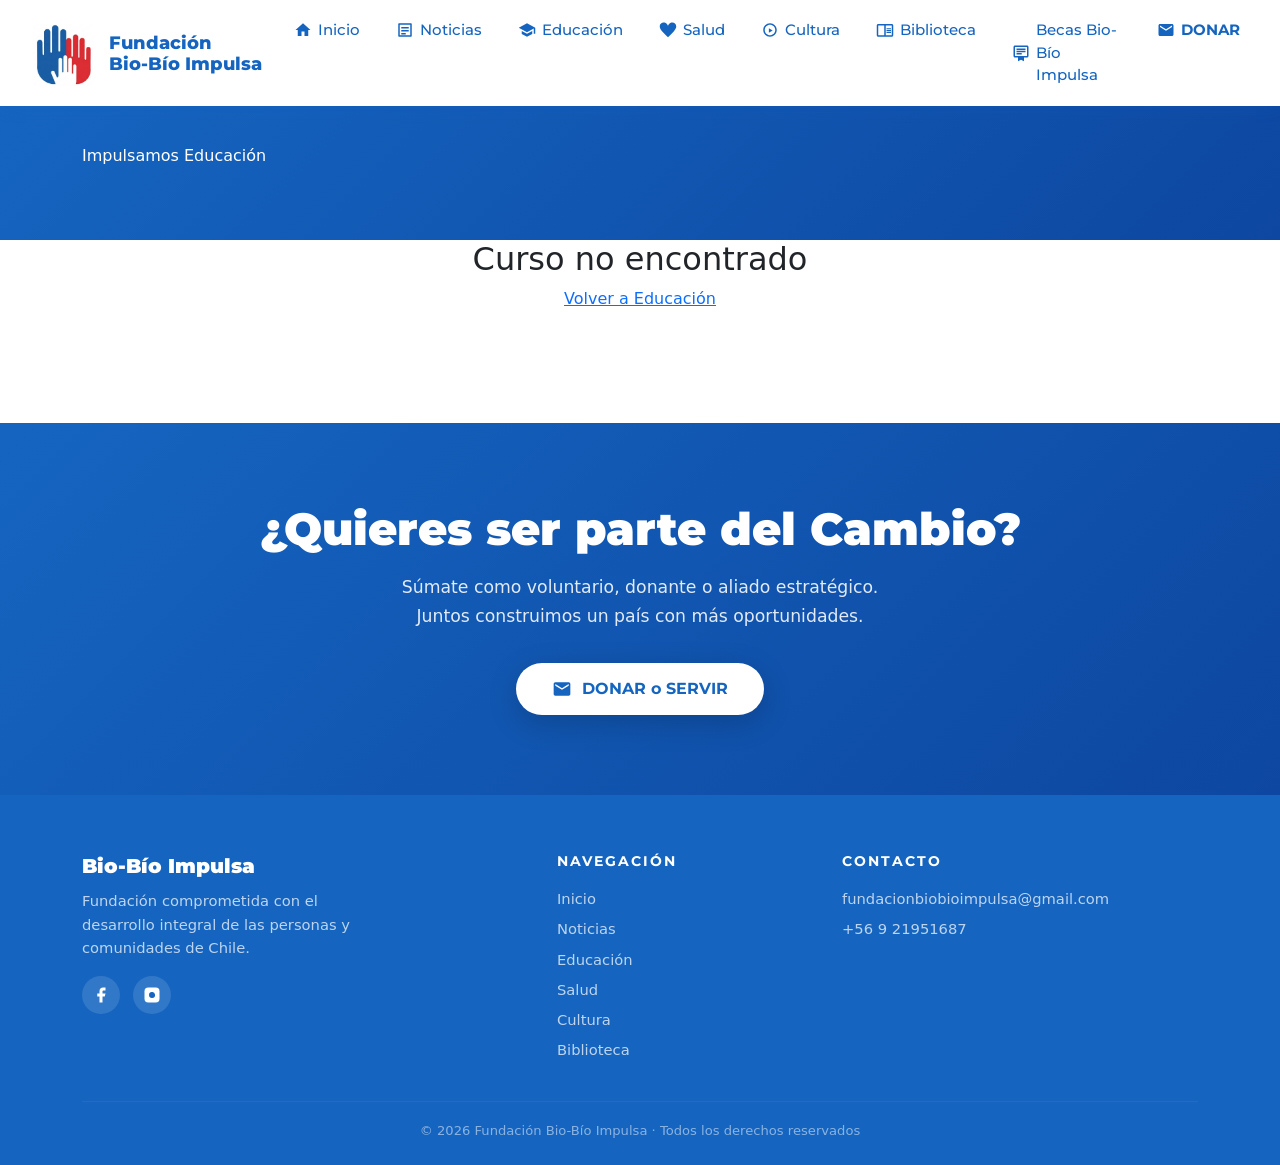
<file: curso-detalle.html>
<!DOCTYPE html>
<html lang="es">
<head>
  <meta name="google-site-verification" content="KuddtsvOHKY2XH_wyzGKEvyNOOTwqOxlaRUiJKWEFEY" />
  <!-- Google tag (gtag.js) -->
  <script async src="https://www.googletagmanager.com/gtag/js?id=G-ND0Z3VTGZV"></script>
  <script>
    window.dataLayer = window.dataLayer || [];
    function gtag(){dataLayer.push(arguments);}
    gtag('js', new Date());

    gtag('config', 'G-ND0Z3VTGZV');
  </script>
  <meta charset="UTF-8"/>
  <meta name="viewport" content="width=device-width, initial-scale=1.0"/>
  <title>Detalle del Curso · Fundación Bio-Bío Impulsa</title>
  <meta property="og:image" content="https://www.fundacionbiobioimpulsa.cl/static/fundacion_logo.jpeg">
    <meta property="og:image:width" content="300px">
    <meta property="og:image:height" content="300px">
    <meta property="keywords" content="Fundación, cursos gratis, cursos para emprendedores, operativos de salud">
    <meta name="description" content="Fundación Bio-Bío Impulsa tiene como misión promover el desarrollo humano integral, articulando recursos privados y públicos para ejecutar proyectos de alto impacto en Educación, Salud y Cultura. Buscamos mejorar la calidad de vida de las comunidades y la sostenibilidad de las organizaciones sociales.">

    <!-- Google / Search Engine Tags -->
    <meta itemprop="name" content="JBenAvil">
    <meta itemprop="Fundación Bio-Bío Impulsa tiene como misión promover el desarrollo humano integral, articulando recursos privados y públicos para ejecutar proyectos de alto impacto en Educación, Salud y Cultura. Buscamos mejorar la calidad de vida de las comunidades y la sostenibilidad de las organizaciones sociales." content="Fundación Bio-Bío Impulsa tiene como misión promover el desarrollo humano integral, articulando recursos privados y públicos para ejecutar proyectos de alto impacto en Educación, Salud y Cultura. Buscamos mejorar la calidad de vida de las comunidades y la sostenibilidad de las organizaciones sociales.">

    <!-- Links -->
    <link rel="icon" type="image/png" sizes="192x192" href="static/fundacion_logo.jpeg" />
    <link rel="icon" type="image/png" sizes="512x512" href="static/fundacion_logo.jpeg" />

    
    <link rel="icon" type="image/png" href="static/fundacion_logo.jpeg" />
    <link rel="manifest" href="manifest.json">
    <link rel="icon" href="static/fundacion_logo.jpeg" type="image/png">
    <link rel="stylesheet" href="style.css">
    <link rel="stylesheet" href="https://cdnjs.cloudflare.com/ajax/libs/font-awesome/6.4.0/css/all.min.css">
  <link href="https://cdn.jsdelivr.net/npm/bootstrap@5.3.3/dist/css/bootstrap.min.css" rel="stylesheet"/>
  <link href="https://fonts.googleapis.com/css2?family=Montserrat:wght@400;600;700;900&family=Open+Sans:wght@400;600&display=swap" rel="stylesheet"/>
  <style>
    /* ─── BREADCRUMB / SUBHERO ─── */
    .detalle-subhero {
      background: linear-gradient(135deg, var(--azul) 0%, #0d47a1 100%);
      padding: 2.4rem 0 4.5rem;
      color: #fff;
    }
    .detalle-subhero a {
      color: rgba(255,255,255,0.78);
      text-decoration: none;
      font-family: 'Montserrat', sans-serif;
      font-weight: 600;
      font-size: 0.85rem;
    }
    .detalle-subhero a:hover { color: #fff; }
    .detalle-subhero .breadcrumb-sep { opacity: 0.5; margin: 0 6px; }

    /* ─── DETALLE CARD ─── */
    .detalle-wrap {
      margin-top: -3rem;
      position: relative;
      z-index: 10;
      padding-bottom: 4rem;
    }

    .detalle-card {
      background: #fff;
      border-radius: 20px;
      box-shadow: 0 10px 40px rgba(21,101,192,0.14);
      overflow: hidden;
    }

    .detalle-img-col {
      min-height: 100%;
      background: #e8edf4;
      display: flex;
    }
    .detalle-img-col img {
      width: 100%;
      height: 100%;
      min-height: 320px;
      object-fit: cover;
      object-position: center;
      display: block;
    }

    .detalle-info-col {
      padding: 3rem;
    }

    .detalle-tags { display: flex; gap: 0.6rem; flex-wrap: wrap; margin-bottom: 1.2rem; }

    .detalle-titulo {
      font-family: 'Montserrat', sans-serif;
      font-weight: 900;
      font-size: clamp(1.6rem, 3vw, 2.2rem);
      color: var(--azul);
      margin-bottom: 1.2rem;
      line-height: 1.2;
    }

    .detalle-desc {
      font-size: 1rem;
      line-height: 1.8;
      color: #444;
      text-align: justify;
      margin-bottom: 2rem;
    }

    .detalle-acciones {
      display: flex;
      flex-wrap: wrap;
      gap: 0.9rem;
    }

    .prog-tag { 
      display: inline-block; 
      background: rgba(21,101,192,0.1); 
      color: var(--azul); 
      font-family: 'Montserrat', sans-serif; 
      font-weight: 700; 
      font-size: 0.72rem; 
      letter-spacing: 1.5px; 
      text-transform: uppercase; 
      padding: 3px 10px; 
      border-radius: 20px; 
      margin-bottom: 0.8rem; 
    }

    /* Botón rectangular WhatsApp */
    .btn-whatsapp-curso {
      display: inline-flex;
      align-items: center;
      gap: 10px;
      background: #25D366;
      color: #fff;
      font-family: 'Montserrat', sans-serif;
      font-weight: 700;
      font-size: 0.95rem;
      padding: 15px 26px;
      border-radius: 10px;
      border: none;
      cursor: pointer;
      transition: transform 0.2s, background 0.2s, box-shadow 0.2s;
      box-shadow: 0 6px 20px rgba(37,211,102,0.3);
    }
    .btn-whatsapp-curso:hover {
      background: #1ebe57;
      transform: translateY(-3px);
      box-shadow: 0 10px 26px rgba(37,211,102,0.4);
    }

    /* Botón Ver malla */
    .btn-malla {
      display: inline-flex;
      align-items: center;
      gap: 10px;
      background: #fff;
      color: var(--azul);
      font-family: 'Montserrat', sans-serif;
      font-weight: 700;
      font-size: 0.95rem;
      padding: 15px 26px;
      border-radius: 10px;
      border: 2px solid var(--azul);
      cursor: pointer;
      transition: transform 0.2s, background 0.2s, color 0.2s;
    }
    .btn-malla:hover {
      background: var(--azul);
      color: #fff;
      transform: translateY(-3px);
    }

    @media (max-width: 767px) {
      .detalle-info-col { padding: 2rem 1.5rem; }
      .detalle-img-col img { min-height: 220px; }
    }
  </style>
</head>
<body>
<script src="app.js"></script>

<!-- ╔══════════════════════════════╗ -->
<!-- ║           NAVBAR             ║ -->
<!-- ╚══════════════════════════════╝ -->
<nav class="navbar navbar-expand-lg">
  <div class="container-fluid px-4">
    <!-- Brand con logo -->
    <a class="navbar-brand d-flex align-items-center" href="index.html">
      <img src="static/fundacion_logo.jpeg" height="80px" width="auto" class="nav-logo-img">
      <span>Fundación<br/>Bio-Bío Impulsa</span>
    </a>

    <!-- Botón Hamburguesa -->
    <button class="navbar-toggler" type="button" data-bs-toggle="collapse" data-bs-target="#navMenu">
      <span class="navbar-toggler-icon"></span>
    </button>

    <!-- Menú Desplegable (Ahora Lateral en Móvil) -->
    <div class="collapse navbar-collapse justify-content-end menu-movil-lateral" id="navMenu">

      <!-- Botón X para cerrar en móvil -->
      <button class="btn-close-menu d-lg-none" type="button" data-bs-toggle="collapse" data-bs-target="#navMenu">
        &times;
      </button>

      <ul class="navbar-nav gap-1">
        <li class="nav-item">
          <a class="nav-link" href="index.html">
            <svg viewBox="0 0 24 24" xmlns="http://www.w3.org/2000/svg"><path d="M10 20v-6h4v6h5v-8h3L12 3 2 12h3v8z"/></svg>
            Inicio
          </a>
        </li>
        <li class="nav-item">
          <a class="nav-link" href="noticias.html">
            <svg viewBox="0 0 24 24" xmlns="http://www.w3.org/2000/svg"><path d="M20 3H4a1 1 0 0 0-1 1v16a1 1 0 0 0 1 1h16a1 1 0 0 0 1-1V4a1 1 0 0 0-1-1zm-1 16H5V5h14v14zM7 8h10v2H7V8zm0 4h10v2H7v-2zm0 4h6v2H7v-2z"/></svg>
            Noticias
          </a>
        </li>
        <li class="nav-item">
          <a class="nav-link" href="educacion.html">
            <svg viewBox="0 0 24 24" xmlns="http://www.w3.org/2000/svg"><path d="M12 3L1 9l11 6 9-4.91V17h2V9L12 3zM5 13.18v4L12 21l7-3.82v-4L12 17l-7-3.82z"/></svg>
            Educación
          </a>
        </li>
        <li class="nav-item">
          <a class="nav-link" href="salud.html">
            <svg viewBox="0 0 24 24" xmlns="http://www.w3.org/2000/svg"><path d="M12 21.593c-5.63-5.539-11-10.297-11-14.402 0-3.791 3.068-5.191 5.281-5.191 1.312 0 4.151.501 5.719 4.457 1.59-3.968 4.464-4.447 5.726-4.447 2.54 0 5.274 1.621 5.274 5.181 0 4.069-5.136 8.625-11 14.402z"/></svg>
            Salud
          </a>
        </li>
        <li class="nav-item">
          <a class="nav-link" href="cultura.html">
            <svg viewBox="0 0 24 24" xmlns="http://www.w3.org/2000/svg"><path d="M12 3c-4.97 0-9 4.03-9 9s4.03 9 9 9 9-4.03 9-9-4.03-9-9-9zm0 16c-3.86 0-7-3.14-7-7s3.14-7 7-7 7 3.14 7 7-3.14 7-7 7zm-1.5-9.5l5 3-5 3v-6z"/></svg>
            Cultura
          </a>
        </li>
        <li class="nav-item">
          <a class="nav-link" href="biblioteca.html">
            <svg viewBox="0 0 24 24" xmlns="http://www.w3.org/2000/svg">
              <path d="M21 4H3c-1.1 0-2 .9-2 2v13c0 1.1.9 2 2 2h18c1.1 0 2-.9 2-2V6c0-1.1-.9-2-2-2zM3 19V6h8v13H3zm18 0h-8V6h8v13zm-7-9.5h6V11h-6zm0 2.5h6v1.5h-6zm0 2.5h6V16h-6z" />
            </svg>
            Biblioteca
          </a>
        </li>
        <!----
        <li class="nav-item">
          <a class="nav-link" href="impulso_emprendedor.html">
            <svg viewBox="0 0 24 24" xmlns="http://www.w3.org/2000/svg">
              <path d="M3 21h18v-2H3v2zm2-4h2v-8H5v8zm4 0h2V5H9v12zm4 0h2v-6h-2v6zm4 0h2V3h-2v14z"/>
            </svg>
            Impulso Emprendedor
          </a>
        </li>
        -->
        <li class="nav-item">
          <a class="nav-link" href="becas_biobio_impulsa.html">
            <svg viewBox="0 0 24 24" xmlns="http://www.w3.org/2000/svg">
              <path d="M20 2H4c-1.11 0-2 .89-2 2v12c0 1.11.89 2 2 2h4v5l4-2 4 2v-5h4c1.11 0 2-.89 2-2V4c0-1.11-.89-2-2-2zm0 14H4V4h16v12zM6 6h12v2H6V6zm0 3h12v2H6V9zm0 3h7v2H6v-2z"/>
            </svg>
            Becas Bio-Bío Impulsa
          </a>
        </li>
        <li class="nav-item">
          <a class="nav-link" href="donar.html">
            <svg width="20" height="20" viewBox="0 0 24 24" fill="currentColor">
              <path d="M20 4H4c-1.1 0-2 .9-2 2v12c0 1.1.9 2 2 2h16c1.1 0 2-.9 2-2V6c0-1.1-.9-2-2-2zm0 4l-8 5-8-5V6l8 5 8-5v2z"/>
            </svg>
            <b>DONAR</b>
          </a>
        </li>
      </ul>
    </div>
  </div>
</nav>

<!-- ╔══════════════════════════════╗ -->
<!-- ║   SUBHERO / BREADCRUMB       ║ -->
<!-- ╚══════════════════════════════╝ -->
<div class="detalle-subhero">
  <div class="container">Impulsamos Educación</span>
  </div>
</div>

<!-- ╔══════════════════════════════╗ -->
<!-- ║      DETALLE DEL CURSO       ║ -->
<!-- ╚══════════════════════════════╝ -->
<div class="container detalle-wrap" id="cursoDetalle">
  <div class="detalle-card">
    <div class="row g-0">
      <!-- Card izquierda: Imagen -->
      <div class="col-lg-5 detalle-img-col">
        <img id="cursoImagen" src="" alt="">
      </div>

      <!-- Card derecha: Descripción -->
      <div class="col-lg-7 detalle-info-col">
        <div class="detalle-tags">
          <div class="prog-tag" id="cursoDuracion"></div>
          <div class="prog-tag" id="cursoPrecio"></div>
        </div>
        <h1 class="detalle-titulo" id="cursoNombre"></h1>
        <p class="detalle-desc" id="cursoDescripcion"></p>

        <div class="detalle-acciones">
          <button class="btn-whatsapp-curso" id="whatsappCursoBtn">
            <i class="fab fa-whatsapp"></i>
            Quiero tomar este curso
          </button>
          <button class="btn-malla" id="verMallaBtn">
            <svg width="18" height="18" viewBox="0 0 24 24" fill="currentColor"><path d="M19 9h-4V3H9v6H5l7 7 7-7zM5 18v2h14v-2H5z"/></svg>
            Ver malla
          </button>
        </div>
      </div>
    </div>
  </div>
</div>

<!-- ╔══════════════════════════════╗ -->
<!-- ║       SECCIÓN 3: CONTACTO   ║ -->
<!-- ╚══════════════════════════════╝ -->
<section id="contacto">
  <h2 class="fade-in-up">¿Quieres ser parte del Cambio?</h2>
  <p class="fade-in-up">Súmate como voluntario, donante o aliado estratégico. 
    <br>Juntos construimos un país con más oportunidades.</p>
    <a href="donar.html">
      <div class="btn-contacto fade-in-up">
        <svg width="20" height="20" viewBox="0 0 24 24" fill="currentColor"><path d="M20 4H4c-1.1 0-2 .9-2 2v12c0 1.1.9 2 2 2h16c1.1 0 2-.9 2-2V6c0-1.1-.9-2-2-2zm0 4l-8 5-8-5V6l8 5 8-5v2z"/></svg>
        DONAR o SERVIR
      </div>
    </a>
</section>

<!-- ╔══════════════════════════════╗ -->
<!-- ║           FOOTER             ║ -->
<!-- ╚══════════════════════════════╝ -->
<footer>
  <div class="container">
    <div class="row gy-3">
      <div class="col-md-4">
        <div class="footer-brand">Bio-Bío Impulsa</div>
        <p class="footer-desc">
          Fundación comprometida con el desarrollo integral de las personas y comunidades
          de Chile.
        </p>
        <div class="footer-social mt-3">
          <a href="https://www.facebook.com/share/18aPjv8rna/" title="Facebook">
            <svg width="18" height="18" viewBox="0 0 24 24" fill="currentColor"><path d="M18 2h-3a5 5 0 0 0-5 5v3H7v4h3v8h4v-8h3l1-4h-4V7a1 1 0 0 1 1-1h3z"/></svg>
          </a>
          <a href="https://www.instagram.com/fundacion_biobio_impulsa" title="Instagram">
            <svg width="18" height="18" viewBox="0 0 24 24" fill="currentColor"><rect x="2" y="2" width="20" height="20" rx="5" ry="5"/><path d="M16 11.37A4 4 0 1 1 12.63 8 4 4 0 0 1 16 11.37z" fill="#1565C0"/><line x1="17.5" y1="6.5" x2="17.51" y2="6.5" stroke="#1565C0" stroke-width="2"/></svg>
          </a>
        </div>
      </div>

      <div class="col-md-3 offset-md-1">
        <div class="footer-links-title">Navegación</div>
        <div class="footer-links">
          <a href="index.html">Inicio</a>
          <a href="noticias.html">Noticias</a>
          <a href="educacion.html">Educación</a>
          <a href="salud.html">Salud</a>
          <a href="cultura.html">Cultura</a>
          <a href="biblioteca.html">Biblioteca</a>
        </div>
      </div>

      <div class="col-md-3">
        <div class="footer-links-title">Contacto</div>
        <div class="footer-links">
          <a href="mailto:fundacionbiobioimpulsa@gmail.com">fundacionbiobioimpulsa@gmail.com</a>
          <a href="tel:+56412345678">+56 9 21951687</a>
        </div>
      </div>
    </div>

    <hr class="footer-divider"/>
    <div class="footer-copy">
      © 2026 Fundación Bio-Bío Impulsa · Todos los derechos reservados
    </div>
  </div>
</footer>


<script src="https://cdn.jsdelivr.net/npm/bootstrap@5.3.3/dist/js/bootstrap.bundle.min.js"></script>
</body>
</html>
</file>
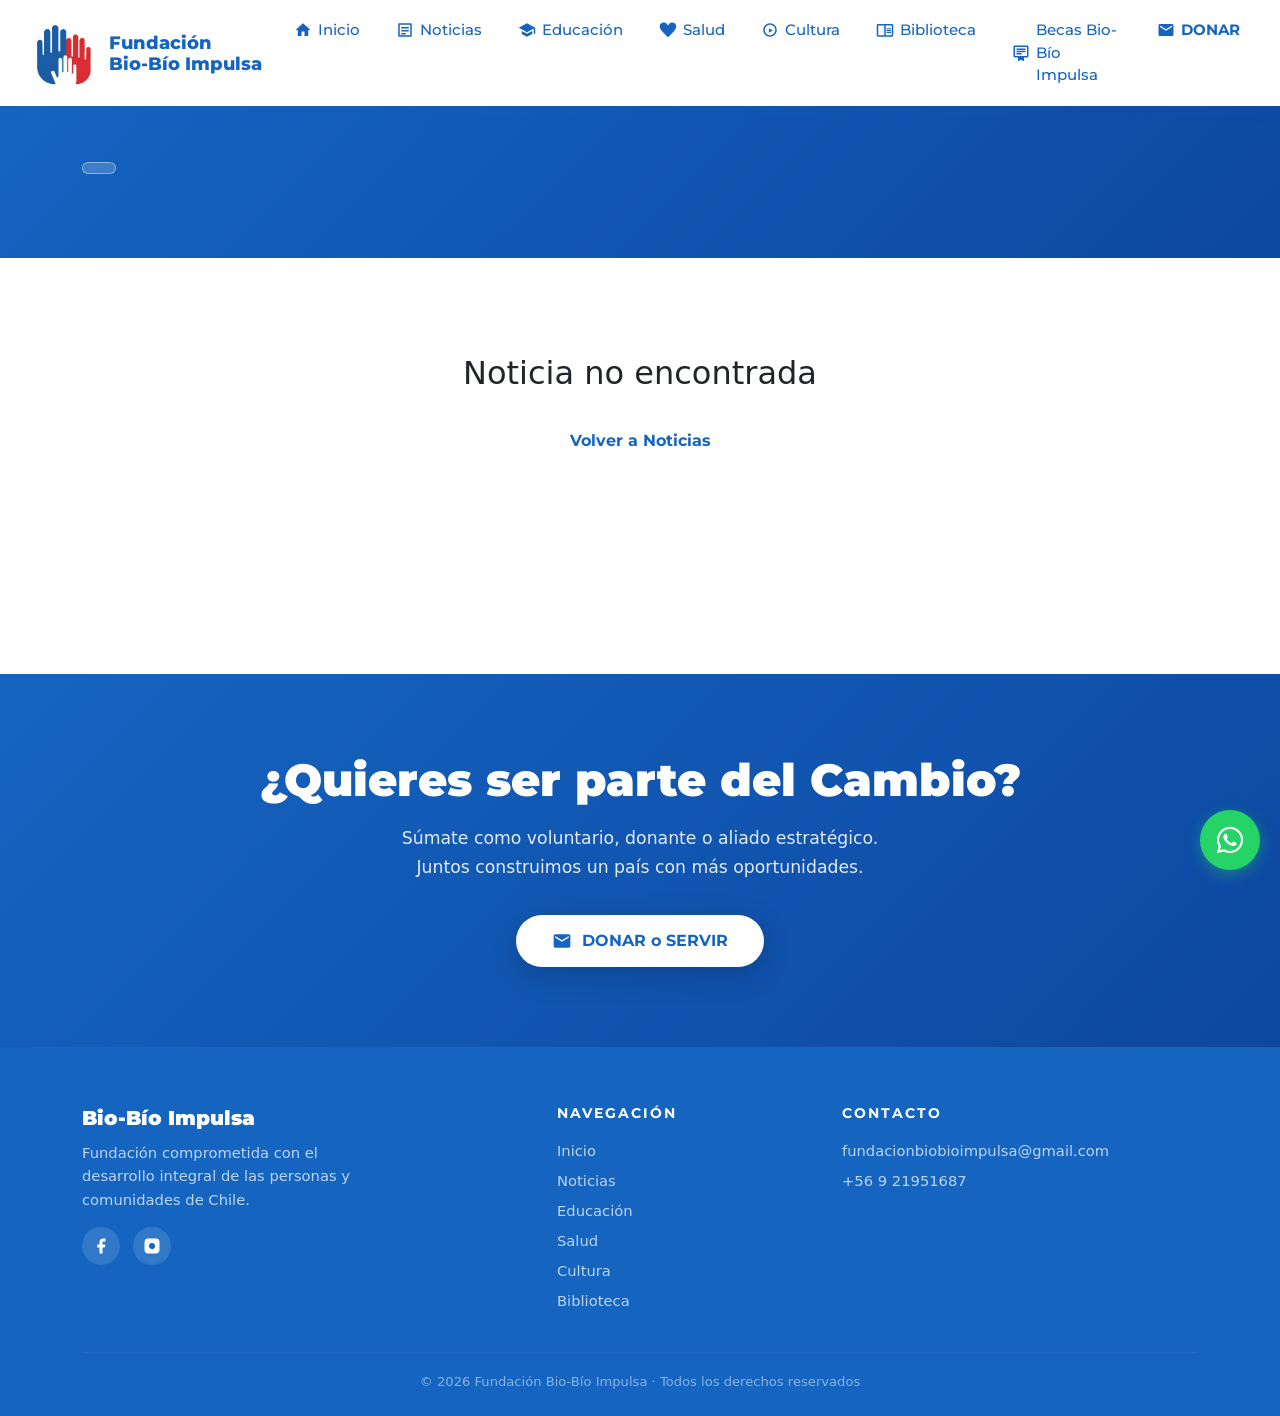
<file: detalle-noticia.html>
<!DOCTYPE html>
<html lang="es">
<head>
  <meta name="google-site-verification" content="KuddtsvOHKY2XH_wyzGKEvyNOOTwqOxlaRUiJKWEFEY" />
  <!-- Google tag (gtag.js) -->
  <script async src="https://www.googletagmanager.com/gtag/js?id=G-ND0Z3VTGZV"></script>
  <script>
    window.dataLayer = window.dataLayer || [];
    function gtag(){dataLayer.push(arguments);}
    gtag('js', new Date());

    gtag('config', 'G-ND0Z3VTGZV');
  </script>
  <meta charset="UTF-8"/>
  <meta name="viewport" content="width=device-width, initial-scale=1.0"/>
  <title>Detalle de Noticia · Fundación Bio-Bío Impulsa</title>
  <meta property="og:image" content="https://www.fundacionbiobioimpulsa.cl/static/fundacion_logo.jpeg">
    <meta property="og:image:width" content="300px">
    <meta property="og:image:height" content="300px">
    <meta property="keywords" content="Fundación, cursos gratis, cursos para emprendedores, operativos de salud">
    <meta name="description" content="Fundación Bio-Bío Impulsa tiene como misión promover el desarrollo humano integral, articulando recursos privados y públicos para ejecutar proyectos de alto impacto en Educación, Salud y Cultura. Buscamos mejorar la calidad de vida de las comunidades y la sostenibilidad de las organizaciones sociales.">

    <!-- Google / Search Engine Tags -->
    <meta itemprop="name" content="JBenAvil">
    <meta itemprop="Fundación Bio-Bío Impulsa tiene como misión promover el desarrollo humano integral, articulando recursos privados y públicos para ejecutar proyectos de alto impacto en Educación, Salud y Cultura. Buscamos mejorar la calidad de vida de las comunidades y la sostenibilidad de las organizaciones sociales." content="Fundación Bio-Bío Impulsa tiene como misión promover el desarrollo humano integral, articulando recursos privados y públicos para ejecutar proyectos de alto impacto en Educación, Salud y Cultura. Buscamos mejorar la calidad de vida de las comunidades y la sostenibilidad de las organizaciones sociales.">

    <!-- Links -->
    <link rel="icon" type="image/png" sizes="192x192" href="static/fundacion_logo.jpeg" />
    <link rel="icon" type="image/png" sizes="512x512" href="static/fundacion_logo.jpeg" />

    
    <link rel="icon" type="image/png" href="static/fundacion_logo.jpeg" />
    <link rel="manifest" href="manifest.json">
    <link rel="icon" href="static/fundacion_logo.jpeg" type="image/png">
    <link rel="stylesheet" href="style.css">
    <link rel="stylesheet" href="https://cdnjs.cloudflare.com/ajax/libs/font-awesome/6.4.0/css/all.min.css">
  <link href="https://cdn.jsdelivr.net/npm/bootstrap@5.3.3/dist/css/bootstrap.min.css" rel="stylesheet"/>
  <link href="https://fonts.googleapis.com/css2?family=Montserrat:wght@400;600;700;900&family=Open+Sans:wght@400;600&display=swap" rel="stylesheet"/>
  <style>
    /* SECTION TITLES */
    .section-title {
      font-family: 'Montserrat', sans-serif;
      font-weight: 900;
      font-size: clamp(1.8rem, 4vw, 2.8rem);
      margin-bottom: 0.6rem;
    }
    .section-line { width: 56px; height: 4px; border-radius: 2px; }

    /* ─── NOTICIA: HERO / TÍTULO ─── */
    .noticia-hero {
      background: linear-gradient(135deg, var(--azul) 0%, #0d47a1 100%);
      padding: 3.5rem 0 3rem;
      color: #fff;
    }
    .noticia-tag-hero {
      display: inline-block;
      background: rgba(255,255,255,0.18);
      border: 1.5px solid rgba(255,255,255,0.4);
      color: #fff;
      font-family: 'Montserrat', sans-serif;
      font-weight: 700;
      font-size: 0.75rem;
      letter-spacing: 2px;
      text-transform: uppercase;
      padding: 5px 16px;
      border-radius: 50px;
      margin-bottom: 1rem;
    }
    .noticia-hero h1 {
      font-family: 'Montserrat', sans-serif;
      font-weight: 900;
      font-size: clamp(1.8rem,4vw,2.6rem);
      line-height: 1.25;
      max-width: 800px;
    }
    .noticia-fecha { opacity: 0.8; font-size: 0.9rem; margin-top: 0.8rem; }

    /* ─── BLOQUES ALTERNADOS ─── */
    .noticia-cuerpo { padding: 3rem 0; }

    .noticia-bloque {
      background: #fff;
      border-radius: 20px;
      box-shadow: 0 4px 24px rgba(21,101,192,0.08);
      overflow: hidden;
      margin-bottom: 2rem;
    }
    .noticia-bloque-img { min-height: 280px; overflow: hidden; background: #e8edf4; }
    .noticia-bloque-img img { width: 100%; height: 100%; object-fit: cover; object-position: center; display: block; min-height: 280px; }
    .noticia-bloque-texto { padding: 2.5rem; display: flex; align-items: center; }
    .noticia-bloque-texto p { font-size: 1rem; line-height: 1.8; color: #444; text-align: justify; }

    /* ─── GALERÍA / CARRUSEL ─── */
    .galeria-section { padding: 2rem 0 5rem; }
    .galeria-carousel { border-radius: 20px; overflow: hidden; box-shadow: 0 8px 30px rgba(21,101,192,0.14); }
    .galeria-carousel .carousel-item img { width: 100%; height: 480px; object-fit: cover; }
    .galeria-carousel .carousel-control-prev,
    .galeria-carousel .carousel-control-next {
      width: 56px; height: 56px; top: 50%; transform: translateY(-50%);
      background: rgba(21,101,192,0.7); border-radius: 50%; opacity: 0.85;
    }
    .galeria-carousel .carousel-control-prev { left: 16px; }
    .galeria-carousel .carousel-control-next { right: 16px; }
    .galeria-carousel .carousel-indicators [data-bs-target] { background-color: var(--azul); }

    /* CTA */
    .cta-band {
      background: linear-gradient(135deg, var(--azul) 0%, #0d47a1 100%);
      color: #fff;
      padding: 4rem 2rem;
      text-align: center;
    }
    .cta-band h2 {
      font-family: 'Montserrat', sans-serif;
      font-weight: 900;
      font-size: clamp(1.6rem,3.5vw,2.4rem);
      margin-bottom: 0.8rem;
    }
    .cta-band p { opacity: 0.88; max-width: 500px; margin: 0 auto 1.8rem; line-height: 1.7; }
    .btn-cta-white {
      display: inline-flex;
      align-items: center;
      gap: 8px;
      background: #fff;
      color: var(--azul);
      font-family: 'Montserrat', sans-serif;
      font-weight: 700;
      padding: 13px 30px;
      border-radius: 50px;
      text-decoration: none;
      transition: transform 0.2s, background 0.2s, color 0.2s;
    }
    .btn-cta-white:hover { background: var(--rojo); color: #fff; transform: translateY(-3px) scale(1.05); }

  </style>
</head>
<body>
<script src="app.js"></script>

<!-- ╔══════════════════════════════╗ -->
<!-- ║           NAVBAR             ║ -->
<!-- ╚══════════════════════════════╝ -->
<nav class="navbar navbar-expand-lg">
  <div class="container-fluid px-4">
    <a class="navbar-brand d-flex align-items-center" href="index.html">
      <img src="static/fundacion_logo.jpeg" height="80px" width="auto" class="nav-logo-img">
      <span>Fundación<br/>Bio-Bío Impulsa</span>
    </a>

    <button class="navbar-toggler" type="button" data-bs-toggle="collapse" data-bs-target="#navMenu">
      <span class="navbar-toggler-icon"></span>
    </button>

    <div class="collapse navbar-collapse justify-content-end menu-movil-lateral" id="navMenu">
      <button class="btn-close-menu d-lg-none" type="button" data-bs-toggle="collapse" data-bs-target="#navMenu">
        &times;
      </button>

      <ul class="navbar-nav gap-1">
        <li class="nav-item">
          <a class="nav-link" href="index.html">
            <svg viewBox="0 0 24 24" xmlns="http://www.w3.org/2000/svg"><path d="M10 20v-6h4v6h5v-8h3L12 3 2 12h3v8z"/></svg>
            Inicio
          </a>
        </li>
        <li class="nav-item">
          <a class="nav-link" href="noticias.html">
            <svg viewBox="0 0 24 24" xmlns="http://www.w3.org/2000/svg"><path d="M20 3H4a1 1 0 0 0-1 1v16a1 1 0 0 0 1 1h16a1 1 0 0 0 1-1V4a1 1 0 0 0-1-1zm-1 16H5V5h14v14zM7 8h10v2H7V8zm0 4h10v2H7v-2zm0 4h6v2H7v-2z"/></svg>
            Noticias
          </a>
        </li>
        <li class="nav-item">
          <a class="nav-link" href="educacion.html">
            <svg viewBox="0 0 24 24" xmlns="http://www.w3.org/2000/svg"><path d="M12 3L1 9l11 6 9-4.91V17h2V9L12 3zM5 13.18v4L12 21l7-3.82v-4L12 17l-7-3.82z"/></svg>
            Educación
          </a>
        </li>
        <li class="nav-item">
          <a class="nav-link" href="salud.html">
            <svg viewBox="0 0 24 24" xmlns="http://www.w3.org/2000/svg"><path d="M12 21.593c-5.63-5.539-11-10.297-11-14.402 0-3.791 3.068-5.191 5.281-5.191 1.312 0 4.151.501 5.719 4.457 1.59-3.968 4.464-4.447 5.726-4.447 2.54 0 5.274 1.621 5.274 5.181 0 4.069-5.136 8.625-11 14.402z"/></svg>
            Salud
          </a>
        </li>
        <li class="nav-item">
          <a class="nav-link" href="cultura.html">
            <svg viewBox="0 0 24 24" xmlns="http://www.w3.org/2000/svg"><path d="M12 3c-4.97 0-9 4.03-9 9s4.03 9 9 9 9-4.03 9-9-4.03-9-9-9zm0 16c-3.86 0-7-3.14-7-7s3.14-7 7-7 7 3.14 7 7-3.14 7-7 7zm-1.5-9.5l5 3-5 3v-6z"/></svg>
            Cultura
          </a>
        </li>
        <li class="nav-item">
          <a class="nav-link" href="biblioteca.html">
            <svg viewBox="0 0 24 24" xmlns="http://www.w3.org/2000/svg">
              <path d="M21 4H3c-1.1 0-2 .9-2 2v13c0 1.1.9 2 2 2h18c1.1 0 2-.9 2-2V6c0-1.1-.9-2-2-2zM3 19V6h8v13H3zm18 0h-8V6h8v13zm-7-9.5h6V11h-6zm0 2.5h6v1.5h-6zm0 2.5h6V16h-6z" />
            </svg>
            Biblioteca
          </a>
        </li>
        <!----
        <li class="nav-item">
          <a class="nav-link" href="impulso_emprendedor.html">
            <svg viewBox="0 0 24 24" xmlns="http://www.w3.org/2000/svg">
              <path d="M3 21h18v-2H3v2zm2-4h2v-8H5v8zm4 0h2V5H9v12zm4 0h2v-6h-2v6zm4 0h2V3h-2v14z"/>
            </svg>
            Impulso Emprendedor
          </a>
        </li>
        -->
        <li class="nav-item">
          <a class="nav-link" href="becas_biobio_impulsa.html">
            <svg viewBox="0 0 24 24" xmlns="http://www.w3.org/2000/svg">
              <path d="M20 2H4c-1.11 0-2 .89-2 2v12c0 1.11.89 2 2 2h4v5l4-2 4 2v-5h4c1.11 0 2-.89 2-2V4c0-1.11-.89-2-2-2zm0 14H4V4h16v12zM6 6h12v2H6V6zm0 3h12v2H6V9zm0 3h7v2H6v-2z"/>
            </svg>
            Becas Bio-Bío Impulsa
          </a>
        </li>
        <li class="nav-item">
          <a class="nav-link" href="donar.html">
            <svg width="20" height="20" viewBox="0 0 24 24" fill="currentColor">
              <path d="M20 4H4c-1.1 0-2 .9-2 2v12c0 1.1.9 2 2 2h16c1.1 0 2-.9 2-2V6c0-1.1-.9-2-2-2zm0 4l-8 5-8-5V6l8 5 8-5v2z"/>
            </svg>
            <b>DONAR</b>
          </a>
        </li>
      </ul>
    </div>
  </div>
</nav>

<!-- ╔══════════════════════════════╗ -->
<!-- ║   TÍTULO DE LA NOTICIA       ║ -->
<!-- ╚══════════════════════════════╝ -->
<div class="noticia-hero">
  <div class="container">
    <div class="noticia-tag-hero" id="noticiaCategoria"></div>
    <h1 id="noticiaTitulo"></h1>
    <div class="noticia-fecha" id="noticiaFecha"></div>
  </div>
</div>

<!-- ╔══════════════════════════════╗ -->
<!-- ║   CUERPO: BLOQUES ALTERNADOS ║ -->
<!-- ╚══════════════════════════════╝ -->
<div class="container noticia-cuerpo" id="noticiaDetalle">
  <div id="noticiaBloques">
    <!-- Se llena dinámicamente desde noticias.json vía app.js -->
  </div>
</div>

<!-- ╔══════════════════════════════╗ -->
<!-- ║   GALERÍA / CARRUSEL         ║ -->
<!-- ╚══════════════════════════════╝ -->
<section class="galeria-section" id="galeriaSection">
  <!-- Se llena dinámicamente si la noticia tiene fotos adicionales -->
</section>

<!-- ╔══════════════════════════════╗ -->
<!-- ║       SECCIÓN 3: CONTACTO   ║ -->
<!-- ╚══════════════════════════════╝ -->
<section id="contacto">
  <h2 class="fade-in-up">¿Quieres ser parte del Cambio?</h2>
  <p class="fade-in-up">Súmate como voluntario, donante o aliado estratégico. 
    <br>Juntos construimos un país con más oportunidades.</p>
    <a href="donar.html">
      <div class="btn-contacto fade-in-up">
        <svg width="20" height="20" viewBox="0 0 24 24" fill="currentColor"><path d="M20 4H4c-1.1 0-2 .9-2 2v12c0 1.1.9 2 2 2h16c1.1 0 2-.9 2-2V6c0-1.1-.9-2-2-2zm0 4l-8 5-8-5V6l8 5 8-5v2z"/></svg>
        DONAR o SERVIR
      </div>
    </a>
</section>


<div class="whatsapp-float" id="whatsappBtn">
    <i class="fab fa-whatsapp"></i>
</div>

<!-- ╔══════════════════════════════╗ -->
<!-- ║           FOOTER             ║ -->
<!-- ╚══════════════════════════════╝ -->
<footer>
  <div class="container">
    <div class="row gy-3">
      <div class="col-md-4">
        <div class="footer-brand">Bio-Bío Impulsa</div>
        <p class="footer-desc">
          Fundación comprometida con el desarrollo integral de las personas y comunidades
          de Chile.
        </p>
        <div class="footer-social mt-3">
          <a href="https://www.facebook.com/share/18aPjv8rna/" title="Facebook">
            <svg width="18" height="18" viewBox="0 0 24 24" fill="currentColor"><path d="M18 2h-3a5 5 0 0 0-5 5v3H7v4h3v8h4v-8h3l1-4h-4V7a1 1 0 0 1 1-1h3z"/></svg>
          </a>
          <a href="https://www.instagram.com/fundacion_biobio_impulsa" title="Instagram">
            <svg width="18" height="18" viewBox="0 0 24 24" fill="currentColor"><rect x="2" y="2" width="20" height="20" rx="5" ry="5"/><path d="M16 11.37A4 4 0 1 1 12.63 8 4 4 0 0 1 16 11.37z" fill="#1565C0"/><line x1="17.5" y1="6.5" x2="17.51" y2="6.5" stroke="#1565C0" stroke-width="2"/></svg>
          </a>
        </div>
      </div>

      <div class="col-md-3 offset-md-1">
        <div class="footer-links-title">Navegación</div>
        <div class="footer-links">
          <a href="index.html">Inicio</a>
          <a href="noticias.html">Noticias</a>
          <a href="educacion.html">Educación</a>
          <a href="salud.html">Salud</a>
          <a href="cultura.html">Cultura</a>
          <a href="biblioteca.html">Biblioteca</a>
        </div>
      </div>

      <div class="col-md-3">
        <div class="footer-links-title">Contacto</div>
        <div class="footer-links">
          <a href="mailto:fundacionbiobioimpulsa@gmail.com">fundacionbiobioimpulsa@gmail.com</a>
          <a href="tel:+56412345678">+56 9 21951687</a>
        </div>
      </div>
    </div>

    <hr class="footer-divider"/>
    <div class="footer-copy">
      © 2026 Fundación Bio-Bío Impulsa · Todos los derechos reservados
    </div>
  </div>
</footer>
<script src="https://cdn.jsdelivr.net/npm/bootstrap@5.3.3/dist/js/bootstrap.bundle.min.js"></script>
</body>
</html>
</file>
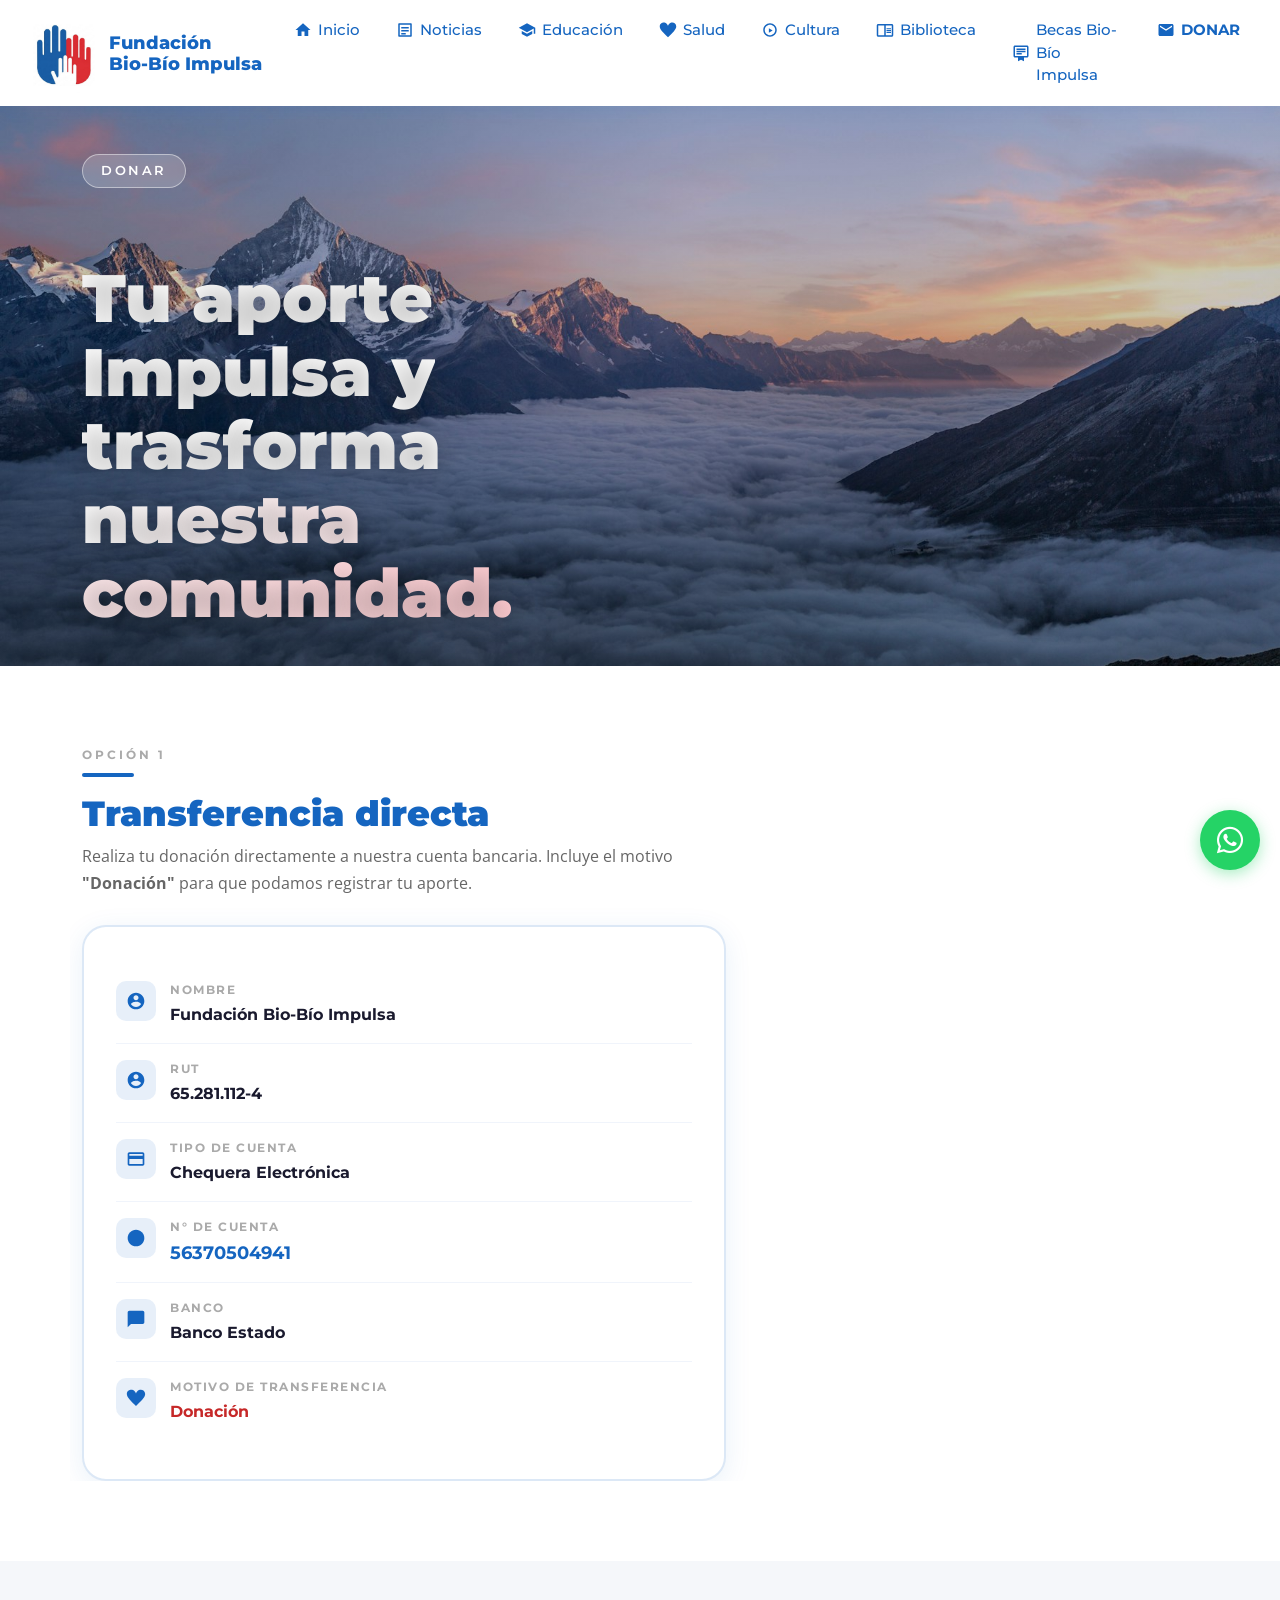
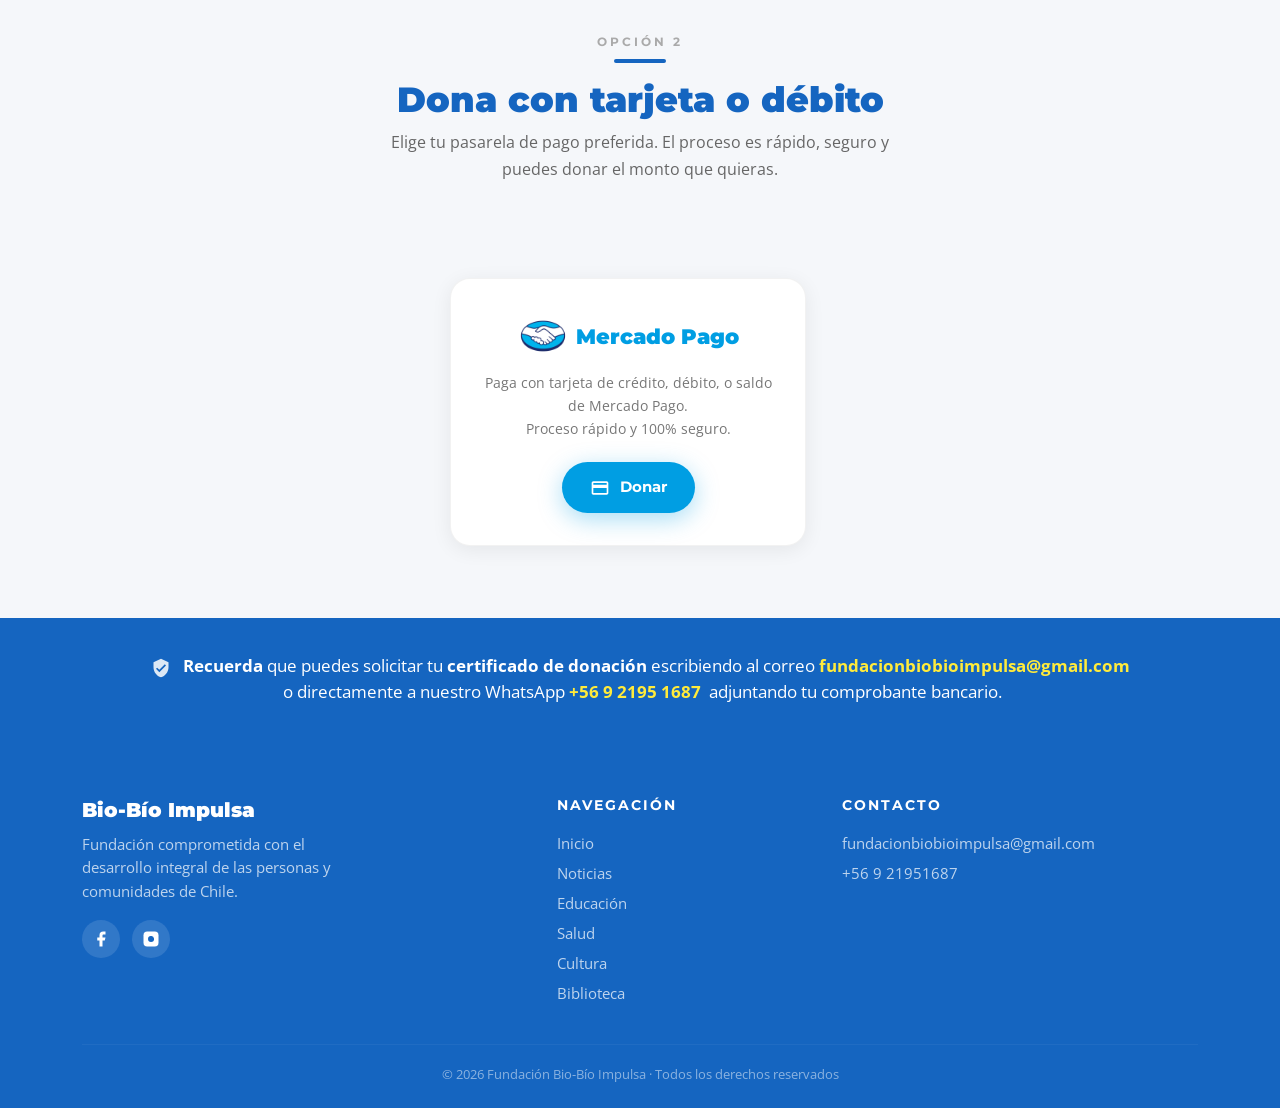
<file: donar.html>
<!DOCTYPE html>
<html lang="es">
<head>
  <meta name="google-site-verification" content="KuddtsvOHKY2XH_wyzGKEvyNOOTwqOxlaRUiJKWEFEY" />
  <!-- Google tag (gtag.js) -->
  <script async src="https://www.googletagmanager.com/gtag/js?id=G-ND0Z3VTGZV"></script>
  <script>
    window.dataLayer = window.dataLayer || [];
    function gtag(){dataLayer.push(arguments);}
    gtag('js', new Date());

    gtag('config', 'G-ND0Z3VTGZV');
  </script>
  <meta charset="UTF-8" />
  <meta name="viewport" content="width=device-width, initial-scale=1.0"/>
  <title>Fundación Bio-Bío Impulsa</title>
  <meta property="og:image" content="https://www.fundacionbiobioimpulsa.cl/static/fundacion_logo.jpeg">
    <meta property="og:image:width" content="300px">
    <meta property="og:image:height" content="300px">
    <meta property="keywords" content="Fundación, cursos gratis, cursos para emprendedores, operativos de salud">
    <meta name="description" content="Fundación Bio-Bío Impulsa tiene como misión promover el desarrollo humano integral, articulando recursos privados y públicos para ejecutar proyectos de alto impacto en Educación, Salud y Cultura. Buscamos mejorar la calidad de vida de las comunidades y la sostenibilidad de las organizaciones sociales.">

    <!-- Google / Search Engine Tags -->
    <meta itemprop="name" content="JBenAvil">
    <meta itemprop="Fundación Bio-Bío Impulsa tiene como misión promover el desarrollo humano integral, articulando recursos privados y públicos para ejecutar proyectos de alto impacto en Educación, Salud y Cultura. Buscamos mejorar la calidad de vida de las comunidades y la sostenibilidad de las organizaciones sociales." content="Fundación Bio-Bío Impulsa tiene como misión promover el desarrollo humano integral, articulando recursos privados y públicos para ejecutar proyectos de alto impacto en Educación, Salud y Cultura. Buscamos mejorar la calidad de vida de las comunidades y la sostenibilidad de las organizaciones sociales.">

    <!-- Links -->
    <link rel="icon" type="image/png" sizes="192x192" href="static/fundacion_logo.jpeg" />
    <link rel="icon" type="image/png" sizes="512x512" href="static/fundacion_logo.jpeg" />

    
    <link rel="icon" type="image/png" href="static/fundacion_logo.jpeg" />
    <link rel="manifest" href="manifest.json">
    <link rel="icon" href="static/fundacion_logo.jpeg" type="image/png">
    <link rel="stylesheet" href="style.css">
    <link rel="stylesheet" href="https://cdnjs.cloudflare.com/ajax/libs/font-awesome/6.4.0/css/all.min.css">

  <link href="https://cdn.jsdelivr.net/npm/bootstrap@5.3.3/dist/css/bootstrap.min.css" rel="stylesheet"/>
  <link href="https://fonts.googleapis.com/css2?family=Montserrat:wght@400;600;700;900&family=Open+Sans:wght@400;600&display=swap" rel="stylesheet"/>
  
  <style>
    :root{--azul:#1565C0;--azul-osc:#0d47a1;--rojo:#C62828;--mp:#009ee3;--tb:#6B2D8B;--gris:#f5f7fa;}
    *{box-sizing:border-box;margin:0;padding:0;}
    body{font-family:'Open Sans',sans-serif;color:#1a1a2e;background:#fff;}
 
    /* HERO */
    .don-hero{background:linear-gradient(135deg,var(--azul-osc) 0%,var(--azul) 55%,#1976D2 100%);padding:5rem 2rem 4rem;color:#fff;text-align:center;position:relative;overflow:hidden;}
    .don-hero::before{content:'';position:absolute;width:480px;height:480px;border-radius:50%;background:rgba(255,255,255,.04);top:-140px;right:-80px;}
    .don-hero::after{content:'';position:absolute;width:260px;height:260px;border-radius:50%;background:rgba(198,40,40,.13);bottom:-70px;left:-50px;}
    .don-hero-badge{display:inline-block;background:rgba(255,255,255,.14);border:1.5px solid rgba(255,255,255,.35);font-family:'Montserrat',sans-serif;font-weight:700;font-size:.78rem;letter-spacing:2.5px;text-transform:uppercase;padding:5px 18px;border-radius:50px;margin-bottom:1.2rem;position:relative;z-index:1;}
    .don-hero h1{font-family:'Montserrat',sans-serif;font-weight:900;font-size:clamp(2rem,5vw,3.2rem);position:relative;z-index:1;margin-bottom:.8rem;}
    .don-hero p{font-size:1.08rem;opacity:.88;max-width:580px;margin:0 auto;line-height:1.7;position:relative;z-index:1;}
 
    /* TÍTULOS */
    .sec-label{font-family:'Montserrat',sans-serif;font-weight:700;font-size:.78rem;letter-spacing:3px;text-transform:uppercase;color:#aaa;margin-bottom:.5rem;}
    .sec-title{font-family:'Montserrat',sans-serif;font-weight:900;font-size:clamp(1.5rem,3vw,2.2rem);color:var(--azul);margin-bottom:.5rem;}
    .sec-line{width:52px;height:4px;background:var(--azul);border-radius:2px;margin-bottom:1rem;}
 
    /* TRANSFERENCIA */
    .transferencia-box{background:#fff;border:2px solid rgba(21,101,192,.15);border-radius:24px;padding:2.4rem 2rem;box-shadow:0 6px 28px rgba(21,101,192,.09);}
    .cuenta-row{display:flex;align-items:flex-start;gap:14px;padding:1rem 0;border-bottom:1px solid #f0f4fb;}
    .cuenta-row:last-child{border-bottom:none;}
    .cuenta-icon{width:40px;height:40px;border-radius:10px;background:rgba(21,101,192,.1);display:flex;align-items:center;justify-content:center;flex-shrink:0;}
    .cuenta-icon svg{fill:var(--azul);width:20px;height:20px;}
    .cuenta-label{font-family:'Montserrat',sans-serif;font-weight:700;font-size:.78rem;letter-spacing:1.5px;text-transform:uppercase;color:#aaa;margin-bottom:.2rem;}
    .cuenta-valor{font-family:'Montserrat',sans-serif;font-weight:700;;color:#1a1a2e;}
    .cuenta-valor.highlight{color:var(--azul);font-size:1.1rem;}
    .btn-copiar{margin-left:auto;flex-shrink:0;background:rgba(21,101,192,.09);border:none;border-radius:8px;padding:6px 12px;font-family:'Montserrat',sans-serif;font-weight:700;font-size:.75rem;color:var(--azul);cursor:pointer;transition:background .18s,transform .18s;}
    .btn-copiar:hover{background:var(--azul);color:#fff;transform:scale(1.05);}
    .btn-copiar.copiado{background:#2e7d32;color:#fff;}
 
    /* PASARELAS */
    .pasarela-section{background:var(--gris);padding:4.5rem 0;}
    .pasarela-card{background:#fff;border-radius:20px;padding:2rem 1.8rem;box-shadow:0 4px 20px rgba(0,0,0,.07);text-align:center;height:100%;border:1.5px solid rgba(0,0,0,.05);display:flex;flex-direction:column;align-items:center;}
    .pasarela-card p{font-size:.9rem;color:#777;line-height:1.6;margin-bottom:1.4rem;flex:1;}
    .pasarela-logo{font-family:'Montserrat',sans-serif;font-weight:900;font-size:1.3rem;margin-bottom:.6rem;display:flex;align-items:center;justify-content:center;gap:8px;}
    .btn-mp{display:inline-flex;align-items:center;gap:10px;background:var(--mp);color:#fff;font-family:'Montserrat',sans-serif;font-weight:700;font-size:.95rem;padding:14px 28px;border-radius:50px;text-decoration:none;box-shadow:0 6px 24px rgba(0,158,227,.35);transition:transform .22s cubic-bezier(.34,1.56,.64,1),box-shadow .2s,background .2s;}
    .btn-mp:hover{background:#0083c9;color:#fff;transform:translateY(-3px) scale(1.04);box-shadow:0 12px 32px rgba(0,158,227,.45);}
    .btn-tb{display:inline-flex;align-items:center;gap:10px;background:var(--tb);color:#fff;font-family:'Montserrat',sans-serif;font-weight:700;font-size:.95rem;padding:14px 28px;border-radius:50px;text-decoration:none;box-shadow:0 6px 24px rgba(107,45,139,.35);transition:transform .22s cubic-bezier(.34,1.56,.64,1),box-shadow .2s,background .2s;}
    .btn-tb:hover{background:#57236f;color:#fff;transform:translateY(-3px) scale(1.04);box-shadow:0 12px 32px rgba(107,45,139,.45);}
 
    /* SOCIOS */
    .socios-section{padding:5rem 0;background:#fff;}
    .socio-card{border-radius:24px;overflow:hidden;box-shadow:0 6px 28px rgba(0,0,0,.10);height:100%;display:flex;flex-direction:column;transition:transform .28s cubic-bezier(.34,1.56,.64,1),box-shadow .2s;border:2px solid transparent;}
    .socio-card:hover{transform:translateY(-10px);box-shadow:0 20px 50px rgba(0,0,0,.16);}
    .socio-bronce{border-color:#CD7F32;}
    .socio-bronce .socio-header{background:linear-gradient(135deg,#a0522d 0%,#CD7F32 100%);}
    .socio-bronce .btn-suscribir{background:#CD7F32;}
    .socio-bronce .btn-suscribir:hover{background:#a0522d;}
    .socio-bronce .socio-price-num{color:#CD7F32;}
    .socio-plata{border-color:#8e9eab;}
    .socio-plata .socio-header{background:linear-gradient(135deg,#536878 0%,#8e9eab 100%);}
    .socio-plata .btn-suscribir{background:linear-gradient(135deg,#536878 0%,#8e9eab 100%);}
    .socio-plata .btn-suscribir:hover{background:#3e5060;}
    .socio-plata .socio-price-num{color:#536878;}
    .socio-oro{border-color:#d4af37;}
    .socio-oro .socio-header{background:linear-gradient(135deg,#b8860b 0%,#d4af37 60%,#ffe066 100%);}
    .socio-oro .btn-suscribir{background:linear-gradient(135deg,#b8860b 0%,#d4af37 100%);}
    .socio-oro .btn-suscribir:hover{background:#9a6f0a;}
    .socio-oro .socio-price-num{color:#b8860b;}
    .socio-header{padding:2rem 1.8rem 1.5rem;color:#fff;text-align:center;position:relative;}
    .socio-medal{font-size:2.8rem;margin-bottom:.5rem;display:block;filter:drop-shadow(0 2px 6px rgba(0,0,0,.25));}
    .socio-nombre{font-family:'Montserrat',sans-serif;font-weight:900;font-size:1.3rem;text-shadow:0 1px 4px rgba(0,0,0,.2);}
    .socio-popular{position:absolute;top:14px;right:14px;background:rgba(255,255,255,.22);border:1.5px solid rgba(255,255,255,.45);color:#fff;font-family:'Montserrat',sans-serif;font-weight:700;font-size:.68rem;letter-spacing:1.5px;text-transform:uppercase;padding:3px 10px;border-radius:20px;}
    .socio-body{background:#fff;padding:1.8rem 1.8rem 2rem;flex:1;display:flex;flex-direction:column;}
    .socio-price{text-align:center;margin-bottom:1.5rem;padding-bottom:1.5rem;border-bottom:1.5px solid #f0f0f0;}
    .socio-price-num{font-family:'Montserrat',sans-serif;font-weight:900;font-size:2.4rem;line-height:1;}
    .socio-price-per{font-family:'Montserrat',sans-serif;font-weight:600;font-size:.82rem;color:#aaa;}
    .socio-beneficios{list-style:none;flex:1;margin-bottom:1.8rem;}
    .socio-beneficios li{display:flex;align-items:flex-start;gap:10px;font-size:.9rem;color:#444;line-height:1.55;margin-bottom:.9rem;}
    .socio-beneficios li svg{flex-shrink:0;margin-top:2px;}
    .btn-suscribir{display:flex;align-items:center;justify-content:center;gap:10px;color:#fff;font-family:'Montserrat',sans-serif;font-weight:700;font-size:.95rem;padding:14px 20px;border-radius:50px;text-decoration:none;border:none;cursor:pointer;transition:transform .22s cubic-bezier(.34,1.56,.64,1),box-shadow .2s;box-shadow:0 6px 20px rgba(0,0,0,.15);}
    .btn-suscribir:hover{transform:translateY(-2px) scale(1.03);box-shadow:0 10px 28px rgba(0,0,0,.22);color:#fff;text-decoration:none;}
 
    /* SOCIOS INTRO */
    .socios-intro{background:linear-gradient(135deg,var(--azul-osc) 0%,var(--azul) 100%);border-radius:20px;padding:2.4rem;color:#fff;margin-bottom:3rem;position:relative;overflow:hidden;}
    .socios-intro::after{content:'';position:absolute;width:280px;height:280px;border-radius:50%;background:rgba(255,255,255,.05);top:-80px;right:-60px;}
    .socios-intro h3{font-family:'Montserrat',sans-serif;font-weight:900;font-size:1.4rem;margin-bottom:.6rem;position:relative;z-index:1;}
    .socios-intro p{font-size:.95rem;opacity:.88;line-height:1.7;position:relative;z-index:1;}
 
    /* BANNER CERTIFICADO */
    .certificado-banner{background:var(--azul);color:#fff;padding:2.2rem 2rem;text-align:center;}
    .certificado-banner p{font-size:clamp(.9rem,2vw,1.05rem);margin:0 auto;}
    .cert-link{color:#ffeb3b;font-weight:700;text-decoration:none;}
    .cert-link:hover{opacity:.8;text-decoration:underline;color:#ffeb3b;}
 
    /* ANIM */
    .fade-in-up{opacity:0;transform:translateY(28px);transition:opacity .6s ease,transform .6s ease;}
    .fade-in-up.visible{opacity:1;transform:translateY(0);}


  </style>
</head>
<body>
<script src="app.js"></script>

<!-- ╔══════════════════════════════╗ -->
<!-- ║           NAVBAR             ║ -->
<!-- ╚══════════════════════════════╝ -->
<nav class="navbar navbar-expand-lg">
  <div class="container-fluid px-4">
    <!-- Brand con logo -->
    <a class="navbar-brand d-flex align-items-center" href="index.html">
      <img src="static/fundacion_logo.jpeg" height="80px" width="auto" class="nav-logo-img">
      <span>Fundación<br/>Bio-Bío Impulsa</span>
    </a>

    <!-- Botón Hamburguesa -->
    <button class="navbar-toggler" type="button" data-bs-toggle="collapse" data-bs-target="#navMenu">
      <span class="navbar-toggler-icon"></span>
    </button>

    <!-- Menú Desplegable (Ahora Lateral en Móvil) -->
    <div class="collapse navbar-collapse justify-content-end menu-movil-lateral" id="navMenu">
      
      <!-- Botón X para cerrar en móvil -->
      <button class="btn-close-menu d-lg-none" type="button" data-bs-toggle="collapse" data-bs-target="#navMenu">
        &times;
      </button>

      <ul class="navbar-nav gap-1">
        <li class="nav-item">
          <a class="nav-link" href="index.html">
            <svg viewBox="0 0 24 24" xmlns="http://www.w3.org/2000/svg"><path d="M10 20v-6h4v6h5v-8h3L12 3 2 12h3v8z"/></svg>
            Inicio
          </a>
        </li>
        <li class="nav-item">
          <a class="nav-link" href="noticias.html">
            <svg viewBox="0 0 24 24" xmlns="http://www.w3.org/2000/svg"><path d="M20 3H4a1 1 0 0 0-1 1v16a1 1 0 0 0 1 1h16a1 1 0 0 0 1-1V4a1 1 0 0 0-1-1zm-1 16H5V5h14v14zM7 8h10v2H7V8zm0 4h10v2H7v-2zm0 4h6v2H7v-2z"/></svg>
            Noticias
          </a>
        </li>
        <li class="nav-item">
          <a class="nav-link" href="educacion.html">
            <svg viewBox="0 0 24 24" xmlns="http://www.w3.org/2000/svg"><path d="M12 3L1 9l11 6 9-4.91V17h2V9L12 3zM5 13.18v4L12 21l7-3.82v-4L12 17l-7-3.82z"/></svg>
            Educación
          </a>
        </li>
        <li class="nav-item">
          <a class="nav-link" href="salud.html">
            <svg viewBox="0 0 24 24" xmlns="http://www.w3.org/2000/svg"><path d="M12 21.593c-5.63-5.539-11-10.297-11-14.402 0-3.791 3.068-5.191 5.281-5.191 1.312 0 4.151.501 5.719 4.457 1.59-3.968 4.464-4.447 5.726-4.447 2.54 0 5.274 1.621 5.274 5.181 0 4.069-5.136 8.625-11 14.402z"/></svg>
            Salud
          </a>
        </li>
        <li class="nav-item">
          <a class="nav-link" href="cultura.html">
            <svg viewBox="0 0 24 24" xmlns="http://www.w3.org/2000/svg"><path d="M12 3c-4.97 0-9 4.03-9 9s4.03 9 9 9 9-4.03 9-9-4.03-9-9-9zm0 16c-3.86 0-7-3.14-7-7s3.14-7 7-7 7 3.14 7 7-3.14 7-7 7zm-1.5-9.5l5 3-5 3v-6z"/></svg>
            Cultura
          </a>
        </li>
        <li class="nav-item">
          <a class="nav-link" href="biblioteca.html">
            <svg viewBox="0 0 24 24" xmlns="http://www.w3.org/2000/svg">
              <path d="M21 4H3c-1.1 0-2 .9-2 2v13c0 1.1.9 2 2 2h18c1.1 0 2-.9 2-2V6c0-1.1-.9-2-2-2zM3 19V6h8v13H3zm18 0h-8V6h8v13zm-7-9.5h6V11h-6zm0 2.5h6v1.5h-6zm0 2.5h6V16h-6z" />
            </svg>
            Biblioteca
          </a>
        </li>
        <!----
        <li class="nav-item">
          <a class="nav-link" href="impulso_emprendedor.html">
            <svg viewBox="0 0 24 24" xmlns="http://www.w3.org/2000/svg">
              <path d="M3 21h18v-2H3v2zm2-4h2v-8H5v8zm4 0h2V5H9v12zm4 0h2v-6h-2v6zm4 0h2V3h-2v14z"/>
            </svg>
            Impulso Emprendedor
          </a>
        </li>
        -->
        <li class="nav-item">
          <a class="nav-link" href="becas_biobio_impulsa.html">
            <svg viewBox="0 0 24 24" xmlns="http://www.w3.org/2000/svg">
              <path d="M20 2H4c-1.11 0-2 .89-2 2v12c0 1.11.89 2 2 2h4v5l4-2 4 2v-5h4c1.11 0 2-.89 2-2V4c0-1.11-.89-2-2-2zm0 14H4V4h16v12zM6 6h12v2H6V6zm0 3h12v2H6V9zm0 3h7v2H6v-2z"/>
            </svg>
            Becas Bio-Bío Impulsa
          </a>
        </li>
        <li class="nav-item">
          <a class="nav-link" href="donar.html">
            <svg width="20" height="20" viewBox="0 0 24 24" fill="currentColor">
              <path d="M20 4H4c-1.1 0-2 .9-2 2v12c0 1.1.9 2 2 2h16c1.1 0 2-.9 2-2V6c0-1.1-.9-2-2-2zm0 4l-8 5-8-5V6l8 5 8-5v2z"/>
            </svg>
            <b>DONAR</b>
          </a>
        </li>
      </ul>
    </div>
  </div>
</nav>


<!-- ╔══════════════════════════════╗ -->
<!-- ║          SECCIÓN 1: INICIO   ║ -->
<!-- ╚══════════════════════════════╝ -->
<section id="inicio">
  <div class="container-xl">
    <br>
    <br>
    <div class="row align-items-center">
      <!-- Texto (izquierda) -->
      <div class="col-lg-7 hero-content">
        <div class="hero-badge">DONAR</div>
        <h1 class="hero-title">
          <br/>
          <span>Tu aporte Impulsa y trasforma nuestra comunidad.</span><br/>
        </h1>
        <p class="hero-desc">
          
        </p>
        
      </div>

      
    </div>
  </div>
</section>
 
 
<!-- ══════════════════════════════
     TRANSFERENCIA BANCARIA
══════════════════════════════ -->
<section style="padding:5rem 0;background:#fff;">
  <div class="container" style="overflow: hidden;">
    <div class="row g-3 align-items-center">
 
      <!-- Datos -->
      <div class="col-lg-7 fade-in-up">
        <div class="sec-label">Opción 1</div>
        <div class="sec-line"></div>
        <h2 class="sec-title">Transferencia directa</h2>
        <p style="color:#666;font-size:.97rem;line-height:1.7;margin-bottom:1.8rem;">Realiza tu donación directamente a nuestra cuenta bancaria. Incluye el motivo <strong>"Donación"</strong> para que podamos registrar tu aporte.</p>
 
        <div class="transferencia-box">
 
          <div class="cuenta-row">
            <div class="cuenta-icon"><svg viewBox="0 0 24 24"><path d="M12 2C6.48 2 2 6.48 2 12s4.48 10 10 10 10-4.48 10-10S17.52 2 12 2zm0 3c1.66 0 3 1.34 3 3s-1.34 3-3 3-3-1.34-3-3 1.34-3 3-3zm0 14.2c-2.5 0-4.71-1.28-6-3.22.03-1.99 4-3.08 6-3.08 1.99 0 5.97 1.09 6 3.08-1.29 1.94-3.5 3.22-6 3.22z"/></svg></div>
            <div><div class="cuenta-label">Nombre</div><div class="cuenta-valor">Fundación Bio-Bío Impulsa</div></div>
          </div>

          <div class="cuenta-row">
            <div class="cuenta-icon"><svg viewBox="0 0 24 24"><path d="M12 2C6.48 2 2 6.48 2 12s4.48 10 10 10 10-4.48 10-10S17.52 2 12 2zm0 3c1.66 0 3 1.34 3 3s-1.34 3-3 3-3-1.34-3-3 1.34-3 3-3zm0 14.2c-2.5 0-4.71-1.28-6-3.22.03-1.99 4-3.08 6-3.08 1.99 0 5.97 1.09 6 3.08-1.29 1.94-3.5 3.22-6 3.22z"/></svg></div>
            <div><div class="cuenta-label">RUT</div><div class="cuenta-valor">65.281.112-4</div></div>
          </div>
 
          <div class="cuenta-row">
            <div class="cuenta-icon"><svg viewBox="0 0 24 24"><path d="M20 4H4c-1.1 0-2 .9-2 2v12c0 1.1.9 2 2 2h16c1.1 0 2-.9 2-2V6c0-1.1-.9-2-2-2zm0 14H4v-6h16v6zm0-10H4V6h16v2z"/></svg></div>
            <div><div class="cuenta-label">Tipo de cuenta</div><div class="cuenta-valor">Chequera Electrónica</div></div>
          </div>
 
          <div class="cuenta-row">
            <div class="cuenta-icon"><svg viewBox="0 0 24 24"><path d="M2 9h19.5M2 15h19.5M12 3a15 15 0 010 18M12 3a15 15 0 000 18M2 12h20"/><path d="M12 2C6.48 2 2 6.48 2 12s4.48 10 10 10 10-4.48 10-10S17.52 2 12 2z"/></svg></div>
            <div style="flex:1;"><div class="cuenta-label">N° de cuenta</div><div class="cuenta-valor highlight">56370504941</div></div>
          </div>
 
          <div class="cuenta-row">
            <div class="cuenta-icon"><svg viewBox="0 0 24 24"><path d="M4 9h16v2H4zm0 4h10v2H4z"/><path d="M20 2H4c-1.1 0-2 .9-2 2v18l4-4h14c1.1 0 2-.9 2-2V4c0-1.1-.9-2-2-2z"/></svg></div>
            <div><div class="cuenta-label">Banco</div><div class="cuenta-valor">Banco Estado</div></div>
          </div>
 
          <div class="cuenta-row">
            <div class="cuenta-icon"><svg viewBox="0 0 24 24"><path d="M12 21.593c-5.63-5.539-11-10.297-11-14.402 0-3.791 3.068-5.191 5.281-5.191 1.312 0 4.151.501 5.719 4.457 1.59-3.968 4.464-4.447 5.726-4.447 2.54 0 5.274 1.621 5.274 5.181 0 4.069-5.136 8.625-11 14.402z"/></svg></div>
            <div><div class="cuenta-label">Motivo de transferencia</div><div class="cuenta-valor" style="color:var(--rojo);">Donación</div></div>
          </div>
 
        </div>
      </div>
    </div>
  </div>
</section>
 
 
<!-- ══════════════════════════════
     PASARELAS
══════════════════════════════ -->
<section class="pasarela-section">
  <div class="container">
    <div class="row align-items-start g-3 g-lg-5">
      <div class="text-center mb-5 fade-in-up">
        <div class="sec-label">Opción 2</div>
        <div class="sec-line mx-auto"></div>
        <h2 class="sec-title">Dona con tarjeta o débito</h2>
        <p style="color:#666;max-width:520px;margin:0 auto;font-size:.97rem;line-height:1.7;">Elige tu pasarela de pago preferida. El proceso es rápido, seguro y puedes donar el monto que quieras.</p>
      </div>
      <div class="row g-4 justify-content-center">
 
      <!-- Mercado Pago -->
      <div class="col-sm-10 col-md-5 col-lg-4 fade-in-up">
        <div class="pasarela-card">
          <div class="pasarela-logo" style="color:var(--mp);">
            <img src="static/icon_mercado_pago.webp" width="50px" height="auto">
            Mercado Pago
          </div>
          <p>Paga con tarjeta de crédito, débito, o saldo de Mercado Pago.
            <br>
            Proceso rápido y 100% seguro.</p>
          <a href="https://link.mercadopago.cl/biobioimpulsa" class="btn-mp">
            <svg width="20" height="20" viewBox="0 0 24 24" fill="currentColor"><path d="M20 4H4c-1.1 0-2 .9-2 2v12c0 1.1.9 2 2 2h16c1.1 0 2-.9 2-2V6c0-1.1-.9-2-2-2zm0 14H4v-6h16v6zm0-10H4V6h16v2z"/></svg>
            Donar
          </a>
        </div>
      </div>
 
      <!-- Transbank 
      <div class="col-sm-10 col-md-5 col-lg-4 fade-in-up">
        <div class="pasarela-card">
          <div class="pasarela-logo" style="color:var(--tb);">
            <svg width="30" height="30" viewBox="0 0 24 24" fill="var(--tb)"><path d="M20 4H4c-1.1 0-2 .9-2 2v12c0 1.1.9 2 2 2h16c1.1 0 2-.9 2-2V6c0-1.1-.9-2-2-2zm0 14H4v-6h16v6zm0-10H4V6h16v2z"/></svg>
            Transbank
          </div>
          <p>Paga con Webpay Plus, compatible con todas las tarjetas chilenas de crédito y débito RedCompra.</p>
          <a href="#" class="btn-tb">
            <svg width="20" height="20" viewBox="0 0 24 24" fill="currentColor"><path d="M9 16.17L4.83 12l-1.42 1.41L9 19 21 7l-1.41-1.41z"/></svg>
            Donar con Transbank
          </a>
        </div>
      </div>

      -->
      </div>
    </div>
  </div>
</section>
 
 
<!-- ══════════════════════════════
     SOCIOS COLABORADORES
══════════════════════════════ 
<section class="socios-section">
  <div class="container">
 
    <div class="text-center mb-2 fade-in-up">
      <div class="sec-label">Opción 3 · Mensual</div>
      <div class="sec-line mx-auto"></div>
      <h2 class="sec-title">Hazte Socio Colaborador</h2>
      <p style="color:#666;max-width:580px;margin:.6rem auto 2.5rem;font-size:.97rem;line-height:1.7;">Suscríbete y aporta un monto fijo mensual. El cobro es automático y recibirás beneficios exclusivos como empresa o persona que impulsa el desarrollo del Biobío.</p>
    </div>
 
    <div class="socios-intro fade-in-up">
      <h3>¿Cómo funciona la suscripción?</h3>
      <p>Al hacer clic en "Suscribirme" serás redirigido a Mercado Pago para registrar tu tarjeta de forma segura. El cobro se realiza automáticamente cada mes. Puedes cancelar cuando quieras escribiéndonos al correo o WhatsApp de la fundación.</p>
    </div>
 
    <div class="row g-4">
 
       BRONCE 

      <div class="col-md-4 fade-in-up">
        <div class="socio-card socio-bronce">
          <div class="socio-header">
            <span class="socio-medal">🥉</span>
            <div class="socio-nombre">Impulsor de Bronce</div>
          </div>
          <div class="socio-body">
            <div class="socio-price">
              <div class="socio-price-num">$10.000</div>
              <div class="socio-price-per">mensual · cobro automático</div>
            </div>
            <ul class="socio-beneficios">
              <li><svg width="18" height="18" viewBox="0 0 24 24" fill="#CD7F32"><path d="M9 16.17L4.83 12l-1.42 1.41L9 19 21 7l-1.41-1.41z"/></svg>Espacio publicitario en nuestra Revista Anual de Gestión</li>
              <li><svg width="18" height="18" viewBox="0 0 24 24" fill="#CD7F32"><path d="M9 16.17L4.83 12l-1.42 1.41L9 19 21 7l-1.41-1.41z"/></svg>Certificado oficial de donación anual para fines tributarios</li>
              <li><svg width="18" height="18" viewBox="0 0 24 24" fill="#CD7F32"><path d="M9 16.17L4.83 12l-1.42 1.41L9 19 21 7l-1.41-1.41z"/></svg>Reconocimiento oficial como colaborador en la revista y en nuestra página web</li>
            </ul>
            <a href="#" class="btn-suscribir">
              <svg width="17" height="17" viewBox="0 0 24 24" fill="currentColor"><path d="M12 21.593c-5.63-5.539-11-10.297-11-14.402 0-3.791 3.068-5.191 5.281-5.191 1.312 0 4.151.501 5.719 4.457 1.59-3.968 4.464-4.447 5.726-4.447 2.54 0 5.274 1.621 5.274 5.181 0 4.069-5.136 8.625-11 14.402z"/></svg>
              Suscribirme — $10.000/mes
            </a>
          </div>
        </div>
      </div>
 
      PLATA 

      <div class="col-md-4 fade-in-up">
        <div class="socio-card socio-plata">
          <div class="socio-header">
            <span class="socio-medal">🥈</span>
            <div class="socio-nombre">Impulsor de Plata</div>
          </div>
          <div class="socio-body">
            <div class="socio-price">
              <div class="socio-price-num">$50.000</div>
              <div class="socio-price-per">mensual · cobro automático</div>
            </div>
            <ul class="socio-beneficios">
              <li><svg width="18" height="18" viewBox="0 0 24 24" fill="#536878"><path d="M9 16.17L4.83 12l-1.42 1.41L9 19 21 7l-1.41-1.41z"/></svg>Todo lo incluido en el plan Bronce</li>
              <li><svg width="18" height="18" viewBox="0 0 24 24" fill="#536878"><path d="M9 16.17L4.83 12l-1.42 1.41L9 19 21 7l-1.41-1.41z"/></svg>Beneficios adicionales próximamente disponibles</li>
              <li><svg width="18" height="18" viewBox="0 0 24 24" fill="#536878"><path d="M9 16.17L4.83 12l-1.42 1.41L9 19 21 7l-1.41-1.41z"/></svg>Mayor visibilidad de marca ante la comunidad del Biobío</li>
            </ul>
            <a href="#" class="btn-suscribir">
              <svg width="17" height="17" viewBox="0 0 24 24" fill="currentColor"><path d="M12 21.593c-5.63-5.539-11-10.297-11-14.402 0-3.791 3.068-5.191 5.281-5.191 1.312 0 4.151.501 5.719 4.457 1.59-3.968 4.464-4.447 5.726-4.447 2.54 0 5.274 1.621 5.274 5.181 0 4.069-5.136 8.625-11 14.402z"/></svg>
              Suscribirme — $50.000/mes
            </a>
          </div>
        </div>
      </div>
 
       ORO 
      <div class="col-md-4 fade-in-up">
        <div class="socio-card socio-oro">
          <div class="socio-header">
            <span class="socio-medal">🥇</span>
            <div class="socio-nombre">Impulsor de Oro</div>
          </div>
          <div class="socio-body">
            <div class="socio-price">
              <div class="socio-price-num">$100.000</div>
              <div class="socio-price-per">mensual · cobro automático</div>
            </div>
            <ul class="socio-beneficios">
              <li><svg width="18" height="18" viewBox="0 0 24 24" fill="#b8860b"><path d="M9 16.17L4.83 12l-1.42 1.41L9 19 21 7l-1.41-1.41z"/></svg>Todo lo incluido en el plan Plata</li>
              <li><svg width="18" height="18" viewBox="0 0 24 24" fill="#b8860b"><path d="M9 16.17L4.83 12l-1.42 1.41L9 19 21 7l-1.41-1.41z"/></svg>Página completa de publicidad exclusiva en la Revista Anual</li>
              <li><svg width="18" height="18" viewBox="0 0 24 24" fill="#b8860b"><path d="M9 16.17L4.83 12l-1.42 1.41L9 19 21 7l-1.41-1.41z"/></svg>Máxima visibilidad y reconocimiento institucional de la fundación</li>
            </ul>
            <a href="#" class="btn-suscribir">
              <svg width="17" height="17" viewBox="0 0 24 24" fill="currentColor"><path d="M12 21.593c-5.63-5.539-11-10.297-11-14.402 0-3.791 3.068-5.191 5.281-5.191 1.312 0 4.151.501 5.719 4.457 1.59-3.968 4.464-4.447 5.726-4.447 2.54 0 5.274 1.621 5.274 5.181 0 4.069-5.136 8.625-11 14.402z"/></svg>
              Suscribirme — $100.000/mes
            </a>
          </div>
        </div>
      </div>
 
    </div>
  </div>
</section>
-->
 
<!-- ══════════════════════════════
     BANNER CERTIFICADO
══════════════════════════════ -->
<div class="certificado-banner">
  <div class="container">
    <p>
      <svg width="20" height="20" viewBox="0 0 24 24" fill="currentColor" style="vertical-align:middle;margin-right:8px;opacity:.85;"><path d="M12 1L3 5v6c0 5.55 3.84 10.74 9 12 5.16-1.26 9-6.45 9-12V5l-9-4zm-2 16l-4-4 1.41-1.41L10 14.17l6.59-6.59L18 9l-8 8z"/></svg>
      <strong>Recuerda</strong> que puedes solicitar tu <strong>certificado de donación</strong> escribiendo al correo
      <a href="mailto:fundacionbiobioimpulsa@gmail.com" class="cert-link">fundacionbiobioimpulsa@gmail.com</a>
      <br>
      &nbsp;o directamente a nuestro WhatsApp
      <a href="https://wa.me/56921951687" target="_blank" class="cert-link">+56 9 2195 1687</a>
      &nbsp;adjuntando tu comprobante bancario.
    </p>
  </div>
</div>

<div class="whatsapp-float" id="whatsappBtn">
    <i class="fab fa-whatsapp"></i>
</div>


<!-- ╔══════════════════════════════╗ -->
<!-- ║           FOOTER             ║ -->
<!-- ╚══════════════════════════════╝ -->
<footer>
  <div class="container">
    <div class="row gy-3">
      <div class="col-md-4">
        <div class="footer-brand">Bio-Bío Impulsa</div>
        <p class="footer-desc">
          Fundación comprometida con el desarrollo integral de las personas y comunidades 
          de Chile.
        </p>
        <div class="footer-social mt-3">
          <a href="https://www.facebook.com/share/18aPjv8rna/" title="Facebook">
            <svg width="18" height="18" viewBox="0 0 24 24" fill="currentColor"><path d="M18 2h-3a5 5 0 0 0-5 5v3H7v4h3v8h4v-8h3l1-4h-4V7a1 1 0 0 1 1-1h3z"/></svg>
          </a>
          <a href="https://www.instagram.com/fundacion_biobio_impulsa" title="Instagram">
            <svg width="18" height="18" viewBox="0 0 24 24" fill="currentColor"><rect x="2" y="2" width="20" height="20" rx="5" ry="5"/><path d="M16 11.37A4 4 0 1 1 12.63 8 4 4 0 0 1 16 11.37z" fill="#1565C0"/><line x1="17.5" y1="6.5" x2="17.51" y2="6.5" stroke="#1565C0" stroke-width="2"/></svg>
          </a>
        </div>
      </div>

      <div class="col-md-3 offset-md-1">
        <div class="footer-links-title">Navegación</div>
        <div class="footer-links">
          <a href="index.html">Inicio</a>
          <a href="noticias.html">Noticias</a>
          <a href="educacion.html">Educación</a>
          <a href="salud.html">Salud</a>
          <a href="cultura.html">Cultura</a>
          <a href="biblioteca.html">Biblioteca</a>
        </div>
      </div>

      <div class="col-md-3">
        <div class="footer-links-title">Contacto</div>
        <div class="footer-links">
          <a href="mailto:fundacionbiobioimpulsa@gmail.com">fundacionbiobioimpulsa@gmail.com</a>
          <a href="tel:+56412345678">+56 9 21951687</a>
        </div>
      </div>
    </div>

    <hr class="footer-divider"/>
    <div class="footer-copy">
      © 2026 Fundación Bio-Bío Impulsa · Todos los derechos reservados
    </div>
  </div>
</footer>
<script src="https://cdn.jsdelivr.net/npm/bootstrap@5.3.3/dist/js/bootstrap.bundle.min.js"></script>
</body>
</html>
</file>
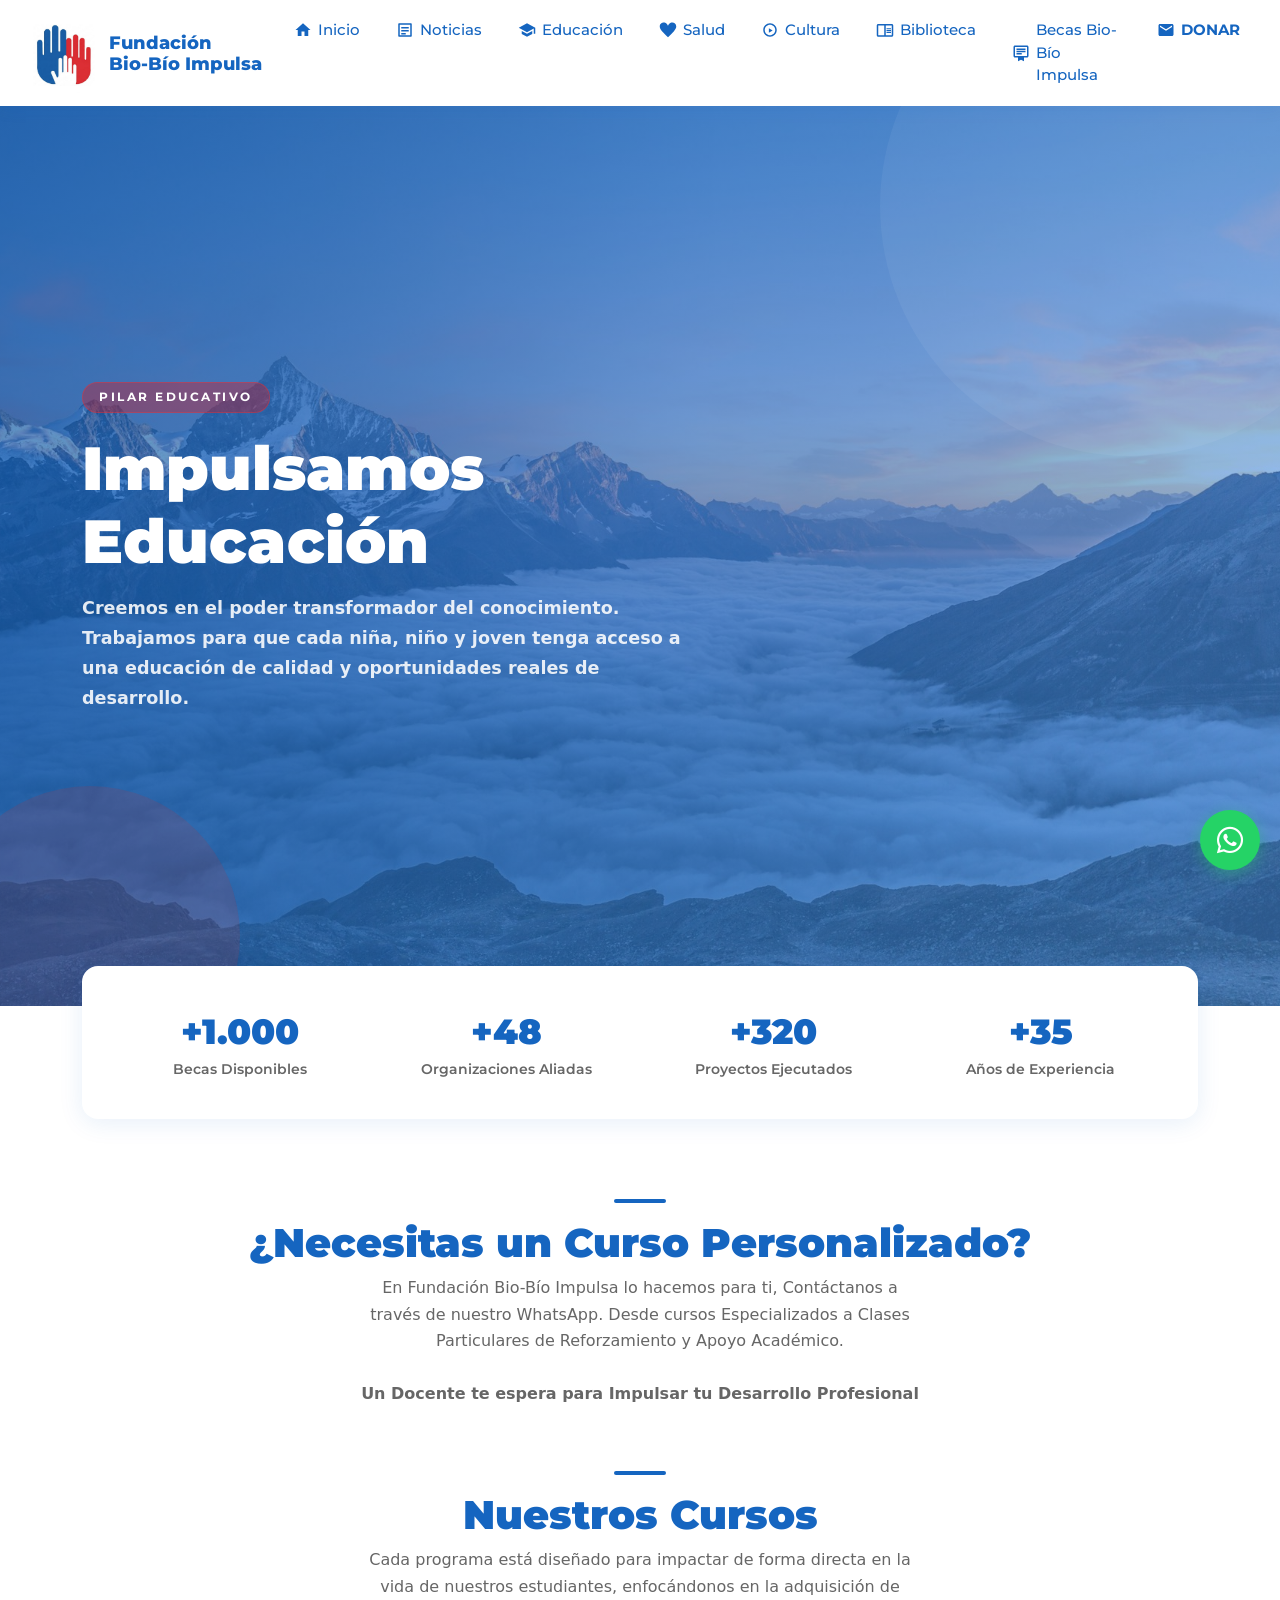
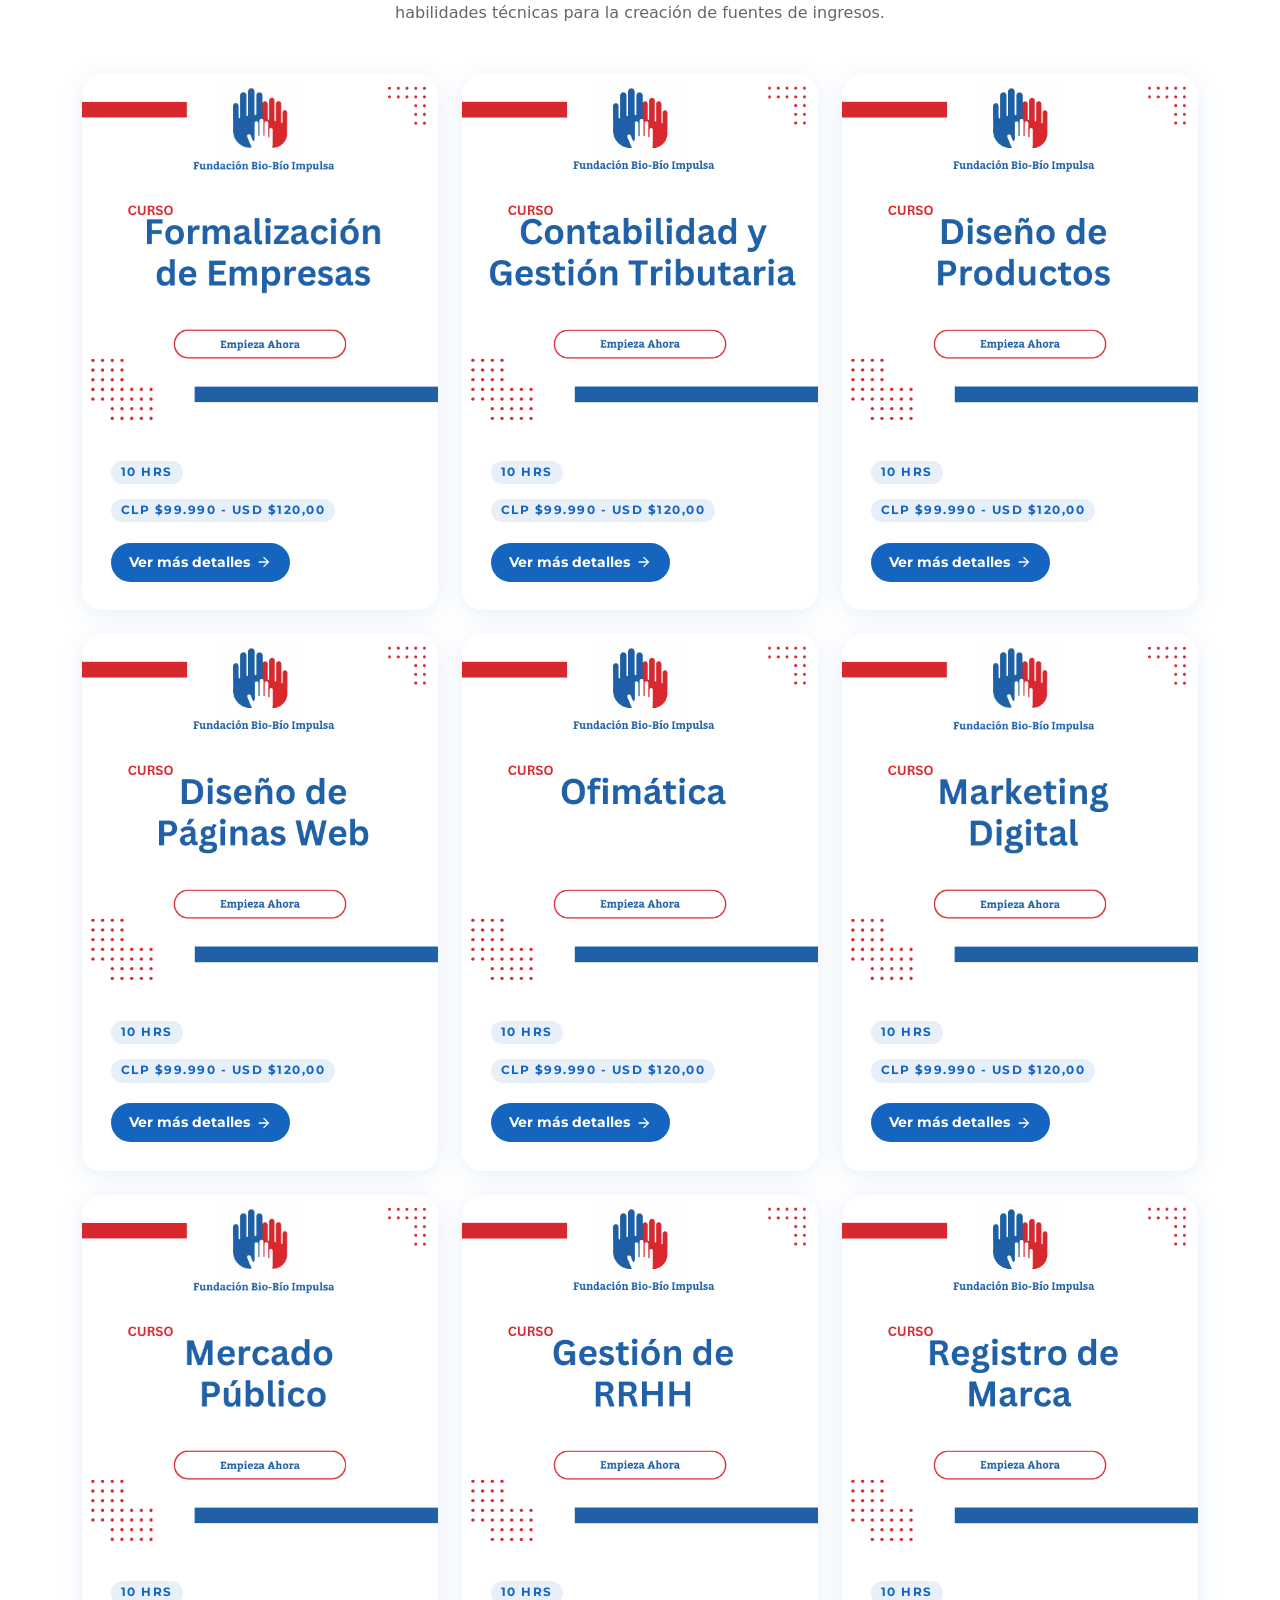
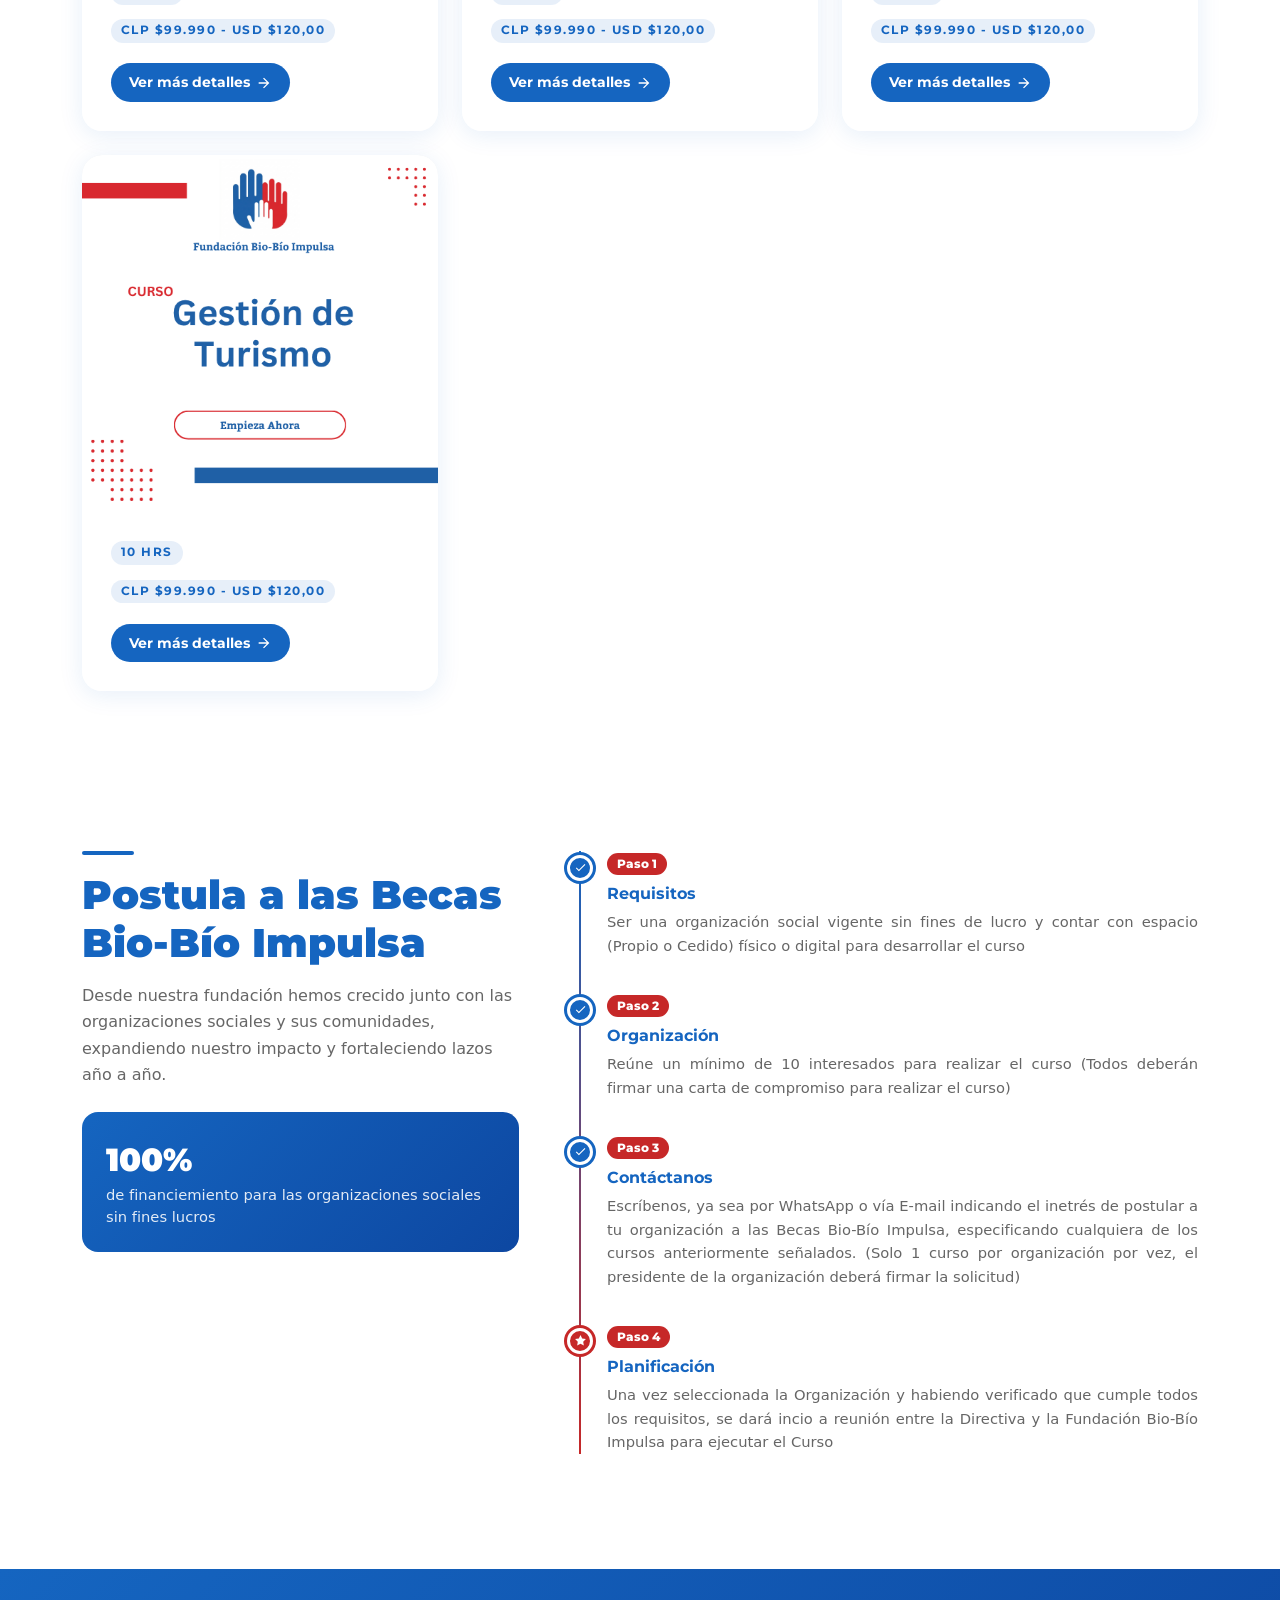
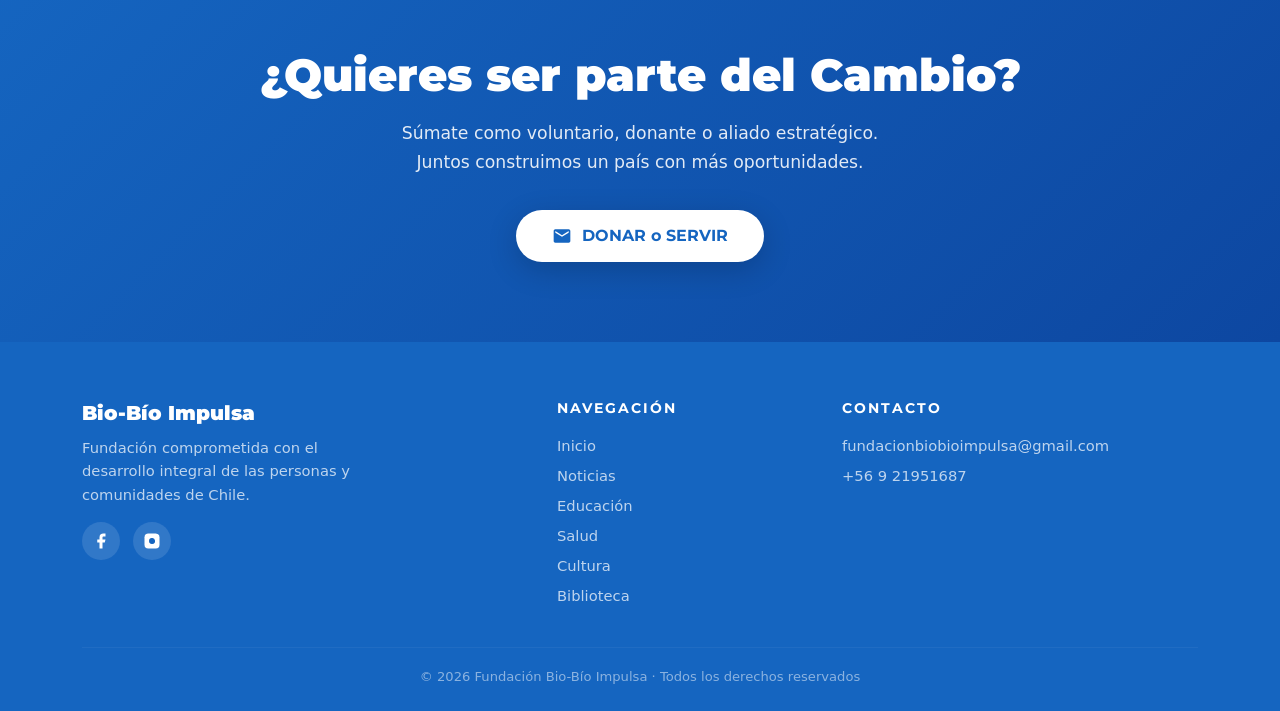
<file: educacion.html>
<!DOCTYPE html>
<html lang="es">
<head>
  <meta name="google-site-verification" content="KuddtsvOHKY2XH_wyzGKEvyNOOTwqOxlaRUiJKWEFEY" />
  <!-- Google tag (gtag.js) -->
  <script async src="https://www.googletagmanager.com/gtag/js?id=G-ND0Z3VTGZV"></script>
  <script>
    window.dataLayer = window.dataLayer || [];
    function gtag(){dataLayer.push(arguments);}
    gtag('js', new Date());

    gtag('config', 'G-ND0Z3VTGZV');
  </script>
  <meta charset="UTF-8"/>
  <meta name="viewport" content="width=device-width, initial-scale=1.0"/>
  <title>Educación · Fundación Bio-Bío Impulsa</title>
  <meta property="og:image" content="https://www.fundacionbiobioimpulsa.cl/static/fundacion_logo.jpeg">
    <meta property="og:image:width" content="300px">
    <meta property="og:image:height" content="300px">
    <meta property="keywords" content="Fundación, cursos gratis, cursos para emprendedores, operativos de salud">
    <meta name="description" content="Fundación Bio-Bío Impulsa tiene como misión promover el desarrollo humano integral, articulando recursos privados y públicos para ejecutar proyectos de alto impacto en Educación, Salud y Cultura. Buscamos mejorar la calidad de vida de las comunidades y la sostenibilidad de las organizaciones sociales.">

    <!-- Google / Search Engine Tags -->
    <meta itemprop="name" content="JBenAvil">
    <meta itemprop="Fundación Bio-Bío Impulsa tiene como misión promover el desarrollo humano integral, articulando recursos privados y públicos para ejecutar proyectos de alto impacto en Educación, Salud y Cultura. Buscamos mejorar la calidad de vida de las comunidades y la sostenibilidad de las organizaciones sociales." content="Fundación Bio-Bío Impulsa tiene como misión promover el desarrollo humano integral, articulando recursos privados y públicos para ejecutar proyectos de alto impacto en Educación, Salud y Cultura. Buscamos mejorar la calidad de vida de las comunidades y la sostenibilidad de las organizaciones sociales.">

    <!-- Links -->
    <link rel="icon" type="image/png" sizes="192x192" href="static/fundacion_logo.jpeg" />
    <link rel="icon" type="image/png" sizes="512x512" href="static/fundacion_logo.jpeg" />

    
    <link rel="icon" type="image/png" href="static/fundacion_logo.jpeg" />
    <link rel="manifest" href="manifest.json">
    <link rel="icon" href="static/fundacion_logo.jpeg" type="image/png">
    <link rel="stylesheet" href="style.css">
    <link rel="stylesheet" href="https://cdnjs.cloudflare.com/ajax/libs/font-awesome/6.4.0/css/all.min.css">
  <link href="https://cdn.jsdelivr.net/npm/bootstrap@5.3.3/dist/css/bootstrap.min.css" rel="stylesheet"/>
  <link href="https://fonts.googleapis.com/css2?family=Montserrat:wght@400;600;700;900&family=Open+Sans:wght@400;600&display=swap" rel="stylesheet"/>
  <style>
    /* HERO */
    .page-hero {
      min-height: 100vh;
      background: linear-gradient(120deg, rgba(21,101,192,0.72) 0%, rgba(83, 162, 252, 0.55) 100%),
        url('static/fondo_head.jpg') center center / cover no-repeat;
      display: flex;
      align-items: center;
      position: relative;
      overflow: hidden;
    }
    .page-hero::before {
      content: '';
      position: absolute;
      width: 500px; height: 500px;
      border-radius: 50%;
      background: rgba(255,255,255,0.05);
      top: -150px; right: -100px;
    }
    .page-hero::after {
      content: '';
      position: absolute;
      width: 300px; height: 300px;
      border-radius: 50%;
      background: rgba(198,40,40,0.15);
      bottom: -80px; left: -60px;
    }
    .page-hero h1 { 
      font-family: 'Montserrat', sans-serif; 
      font-weight: 900; 
      font-size: clamp(2.2rem,5vw,3.8rem); 
      position: relative; 
      z-index: 1; 
    }

    .page-hero p { 
      font-size: 1.1rem; 
      opacity: 0.88; 
      max-width: 600px; 
      line-height: 1.7; 
      position: relative; 
      z-index: 1; 
    }

    .hero-badge-inner { 
      display: inline-block; 
      background: rgba(248, 0, 0, 0.3); 
      border: 1.5px solid rgba(245, 56, 56, 0.35); 
      color: #fff; 
      font-family: 'Montserrat', sans-serif; 
      font-weight: 700; 
      font-size: 0.78rem; 
      letter-spacing: 2.5px; 
      text-transform: uppercase; 
      padding: 5px 16px; 
      border-radius: 50px;
      margin-bottom: 1.2rem; 
      position: relative; 
      z-index: 1; 
    }

    /* STATS */
    .stats-bar { 
      background: #fff; 
      box-shadow: 0 4px 24px rgba(21,101,192,0.10); 
      border-radius: 16px; 
      margin-top: -2.5rem; 
      position: relative; 
      z-index: 10; 
      padding: 2rem; 
    }

    .stat-item { 
      text-align: center; 
      padding: 0.5rem; 
    }

    .stat-num { 
      font-family: 'Montserrat', sans-serif; 
      font-weight: 900; 
      font-size: 2.2rem; 
      color: var(--azul); 
    }

    .stat-label { 
      font-size: 0.85rem; 
      color: #666; 
      font-family: 'Montserrat', sans-serif; 
      font-weight: 600; 
    }

    .stat-divider { border-left: 1.5px solid #e2e8f0; }

    /* CARDS PROGRAMAS */
    .prog-card {
      border: none;
      border-radius: 20px;
      overflow: hidden;
      box-shadow: 0 4px 24px rgba(21,101,192,0.10);
      transition: transform 0.28s cubic-bezier(.34,1.56,.64,1), box-shadow 0.2s;
    }
    .prog-card:hover { 
      transform: translateY(-8px); 
      box-shadow: 0 16px 40px rgba(21,101,192,0.18); 
    }

    .prog-card-icon {
      width: 100%;
      height: auto;
      overflow: hidden;
      display: block;
      background: #e8edf4;
    }
    .prog-card-icon img {
      width: 100%;
      height: 100%;
      object-fit: cover;
      object-position: center;
      display: block;
    }
    .prog-card-icon svg { width: 80px; height: 80px; }

    .prog-card-body { padding: 1.8rem; background: #fff; }

    .prog-card-body h5 { 
      font-family: 'Montserrat', sans-serif; 
      font-weight: 800; 
      font-size: 1.15rem; 
      color: var(--azul); 
      margin-bottom: 0.7rem; 
    }

    .prog-card-body p { 
      font-size: 0.93rem; 
      line-height: 1.65; 
      color: #555; 
    }

    .prog-tag { 
      display: inline-block; 
      background: rgba(21,101,192,0.1); 
      color: var(--azul); 
      font-family: 'Montserrat', sans-serif; 
      font-weight: 700; 
      font-size: 0.72rem; 
      letter-spacing: 1.5px; 
      text-transform: uppercase; 
      padding: 3px 10px; 
      border-radius: 20px; 
      margin-bottom: 0.8rem; 
    }
 
    /* SECTION TITLES */
    .sec-title { 
      font-family: 'Montserrat', sans-serif; 
      font-weight: 900; 
      font-size: clamp(1.7rem,3.5vw,2.5rem); 
      color: var(--azul); 
    }

    .sec-sub { 
      color: #666; 
      font-size: 1rem; 
      line-height: 1.65; 
      max-width: 560px; 
    }

    .sec-line { 
      width: 52px; 
      height: 4px; 
      background: var(--azul); 
      border-radius: 2px; 
      margin-bottom: 1rem; 
    }

    /* TIMELINE */
    .timeline { 
      position: relative; 
      padding-left: 2.5rem; 
    }

    .timeline::before { 
      content: ''; 
      position: absolute; 
      left: 12px; 
      top: 0; 
      bottom: 0; 
      width: 2px; 
      background: linear-gradient(180deg, var(--azul) 0%, var(--rojo) 100%); 
    }

    .timeline-item { 
      position: relative; 
      margin-bottom: 2.2rem; 
    }

    .timeline-dot { 
      position: absolute; 
      left: -2.5rem; 
      top: 4px; 
      width: 26px; 
      height: 26px; 
      border-radius: 50%;
      background: var(--azul); 
      border: 3px solid #fff; 
      box-shadow: 0 0 0 3px var(--azul); 
      display: flex; 
      align-items: center; 
      justify-content: center; 
    }

    .timeline-dot svg { 
      width: 13px; 
      height: 13px; 
      fill: #fff; 
    }

    .timeline-title { 
      font-family: 'Montserrat', sans-serif; 
      font-weight: 700; 
      font-size: 1.02rem; 
      color: var(--azul); 
      margin-bottom: 0.3rem; 
    }

    .timeline-text { 
      font-size: 0.92rem; 
      color: #666; 
      line-height: 1.6; 
    }

    .timeline-year { 
      display: inline-block; 
      font-family: 'Montserrat', sans-serif; 
      font-weight: 800; 
      font-size: 0.75rem; 
      background: var(--rojo); 
      color: #fff; 
      padding: 2px 10px; 
      border-radius: 20px; 
      margin-bottom: 0.4rem; 
    }

    /* CTA */
    .cta-band { 
      background: linear-gradient(135deg, var(--azul) 0%, #0d47a1 100%); 
      color: #fff; 
      padding: 4rem 2rem; 
      text-align: center; 
    }

    .cta-band h2 { 
      font-family: 'Montserrat', sans-serif; 
      font-weight: 900; 
      font-size: clamp(1.6rem,3.5vw,2.4rem);
      margin-bottom: 0.8rem; 
    }

    .cta-band p { 
      opacity: 0.88; 
      max-width: 500px; 
      margin: 0 auto 1.8rem; 
      line-height: 1.7; 
    }

    .btn-cta-white { 
      display: inline-flex; 
      align-items: center; 
      gap: 8px; 
      background: #fff; 
      color: var(--azul); 
      font-family: 'Montserrat', sans-serif; 
      font-weight: 700; 
      padding: 13px 30px; 
      border-radius: 50px; 
      text-decoration: none; 
      transition: transform 0.2s, background 0.2s, color 0.2s; 
    }

    .btn-cta-white:hover { 
      background: var(--rojo); 
      color: #fff; 
      transform: translateY(-3px) scale(1.05); 
    }

    .btn-ver-curso {
      display: inline-flex;
      align-items: center;
      gap: 6px;
      margin-top: 0.5rem;
      background: var(--azul);
      color: #fff;
      font-family: 'Montserrat', sans-serif;
      font-weight: 700;
      font-size: 0.85rem;
      padding: 9px 18px;
      border-radius: 50px;
      text-decoration: none;
      transition: transform 0.2s, background 0.2s;
    }
    .btn-ver-curso:hover {
      background: var(--rojo);
      color: #fff;
      transform: translateY(-2px);
    }


    @media (max-width: 767px) {
      .stat-divider { border-left: none; border-top: 1.5px solid #e2e8f0; }
    }
  </style>
</head>
<body>
<script src="app.js"></script>

<!-- ╔══════════════════════════════╗ -->
<!-- ║           NAVBAR             ║ -->
<!-- ╚══════════════════════════════╝ -->
<nav class="navbar navbar-expand-lg">
  <div class="container-fluid px-4">
    <!-- Brand con logo -->
    <a class="navbar-brand d-flex align-items-center" href="index.html">
      <img src="static/fundacion_logo.jpeg" height="80px" width="auto" class="nav-logo-img">
      <span>Fundación<br/>Bio-Bío Impulsa</span>
    </a>

    <!-- Botón Hamburguesa -->
    <button class="navbar-toggler" type="button" data-bs-toggle="collapse" data-bs-target="#navMenu">
      <span class="navbar-toggler-icon"></span>
    </button>

    <!-- Menú Desplegable (Ahora Lateral en Móvil) -->
    <div class="collapse navbar-collapse justify-content-end menu-movil-lateral" id="navMenu">
      
      <!-- Botón X para cerrar en móvil -->
      <button class="btn-close-menu d-lg-none" type="button" data-bs-toggle="collapse" data-bs-target="#navMenu">
        &times;
      </button>

      <ul class="navbar-nav gap-1">
        <li class="nav-item">
          <a class="nav-link" href="index.html">
            <svg viewBox="0 0 24 24" xmlns="http://www.w3.org/2000/svg"><path d="M10 20v-6h4v6h5v-8h3L12 3 2 12h3v8z"/></svg>
            Inicio
          </a>
        </li>
        <li class="nav-item">
          <a class="nav-link" href="noticias.html">
            <svg viewBox="0 0 24 24" xmlns="http://www.w3.org/2000/svg"><path d="M20 3H4a1 1 0 0 0-1 1v16a1 1 0 0 0 1 1h16a1 1 0 0 0 1-1V4a1 1 0 0 0-1-1zm-1 16H5V5h14v14zM7 8h10v2H7V8zm0 4h10v2H7v-2zm0 4h6v2H7v-2z"/></svg>
            Noticias
          </a>
        </li>
        <li class="nav-item">
          <a class="nav-link" href="educacion.html">
            <svg viewBox="0 0 24 24" xmlns="http://www.w3.org/2000/svg"><path d="M12 3L1 9l11 6 9-4.91V17h2V9L12 3zM5 13.18v4L12 21l7-3.82v-4L12 17l-7-3.82z"/></svg>
            Educación
          </a>
        </li>
        <li class="nav-item">
          <a class="nav-link" href="salud.html">
            <svg viewBox="0 0 24 24" xmlns="http://www.w3.org/2000/svg"><path d="M12 21.593c-5.63-5.539-11-10.297-11-14.402 0-3.791 3.068-5.191 5.281-5.191 1.312 0 4.151.501 5.719 4.457 1.59-3.968 4.464-4.447 5.726-4.447 2.54 0 5.274 1.621 5.274 5.181 0 4.069-5.136 8.625-11 14.402z"/></svg>
            Salud
          </a>
        </li>
        <li class="nav-item">
          <a class="nav-link" href="cultura.html">
            <svg viewBox="0 0 24 24" xmlns="http://www.w3.org/2000/svg"><path d="M12 3c-4.97 0-9 4.03-9 9s4.03 9 9 9 9-4.03 9-9-4.03-9-9-9zm0 16c-3.86 0-7-3.14-7-7s3.14-7 7-7 7 3.14 7 7-3.14 7-7 7zm-1.5-9.5l5 3-5 3v-6z"/></svg>
            Cultura
          </a>
        </li>
        <li class="nav-item">
          <a class="nav-link" href="biblioteca.html">
            <svg viewBox="0 0 24 24" xmlns="http://www.w3.org/2000/svg">
              <path d="M21 4H3c-1.1 0-2 .9-2 2v13c0 1.1.9 2 2 2h18c1.1 0 2-.9 2-2V6c0-1.1-.9-2-2-2zM3 19V6h8v13H3zm18 0h-8V6h8v13zm-7-9.5h6V11h-6zm0 2.5h6v1.5h-6zm0 2.5h6V16h-6z" />
            </svg>
            Biblioteca
          </a>
        </li>
        <!----
        <li class="nav-item">
          <a class="nav-link" href="impulso_emprendedor.html">
            <svg viewBox="0 0 24 24" xmlns="http://www.w3.org/2000/svg">
              <path d="M3 21h18v-2H3v2zm2-4h2v-8H5v8zm4 0h2V5H9v12zm4 0h2v-6h-2v6zm4 0h2V3h-2v14z"/>
            </svg>
            Impulso Emprendedor
          </a>
        </li>
        -->
        <li class="nav-item">
          <a class="nav-link" href="becas_biobio_impulsa.html">
            <svg viewBox="0 0 24 24" xmlns="http://www.w3.org/2000/svg">
              <path d="M20 2H4c-1.11 0-2 .89-2 2v12c0 1.11.89 2 2 2h4v5l4-2 4 2v-5h4c1.11 0 2-.89 2-2V4c0-1.11-.89-2-2-2zm0 14H4V4h16v12zM6 6h12v2H6V6zm0 3h12v2H6V9zm0 3h7v2H6v-2z"/>
            </svg>
            Becas Bio-Bío Impulsa
          </a>
        </li>
        <li class="nav-item">
          <a class="nav-link" href="donar.html">
            <svg width="20" height="20" viewBox="0 0 24 24" fill="currentColor">
              <path d="M20 4H4c-1.1 0-2 .9-2 2v12c0 1.1.9 2 2 2h16c1.1 0 2-.9 2-2V6c0-1.1-.9-2-2-2zm0 4l-8 5-8-5V6l8 5 8-5v2z"/>
            </svg>
            <b>DONAR</b>
          </a>
        </li>
      </ul>
    </div>
  </div>
</nav>

<!-- HERO -->
<section class="page-hero">
  <div class="container">
    <div class="hero-badge-inner">Pilar Educativo</div>
    <h1 class="mb-3" style="color: #fff;">Impulsamos<br/>Educación</h1>
    <p style="color: #fff;"><b>Creemos en el poder transformador del conocimiento. Trabajamos para que cada niña, niño y joven 
      tenga acceso a una educación de calidad y oportunidades reales de desarrollo.</b></p>
  </div>
</section>

<!-- STATS BAR -->
<div class="container" style="position:relative;z-index:10;">
  <div class="stats-bar">
    <div class="row g-3 text-center">
      <div class="col-6 col-md-3 stat-item">
        <div class="stat-num">+1.000</div>
        <div class="stat-label">Becas Disponibles</div>
      </div>
      <div class="col-6 col-md-3 stat-item">
        <div class="stat-num">+48</div>
        <div class="stat-label">Organizaciones Aliadas</div>
      </div>
      <div class="col-6 col-md-3 stat-item">
        <div class="stat-num">+320</div>
        <div class="stat-label">Proyectos Ejecutados</div>
      </div>
      <div class="col-6 col-md-3 stat-item">
        <div class="stat-num">+35</div>
        <div class="stat-label">Años de Experiencia</div>
      </div>
    </div>
  </div>
</div>

<!-- PROGRAMAS -->
<section class="py-6" style="padding: 5rem 0; background: var(--gris);">
  <div class="container">
    <div class="text-center mb-5 fade-in-up">
      <div class="sec-line mx-auto"></div>
      <h2 class="sec-title">¿Necesitas un Curso Personalizado?</h2>
      <p class="sec-sub mx-auto mt-2">En Fundación Bio-Bío Impulsa lo hacemos para ti, Contáctanos a través de nuestro WhatsApp. Desde cursos Especializados a Clases Particulares de Reforzamiento y Apoyo Académico. 
        <br>
        <br>
        <b>Un Docente te espera para Impulsar tu Desarrollo Profesional</b></p>
        <br>
        <br>
      <div class="sec-line mx-auto"></div>
      <h2 class="sec-title">Nuestros Cursos</h2>
      <p class="sec-sub mx-auto mt-2">Cada programa está diseñado para impactar de forma directa en la vida de nuestros estudiantes, 
        enfocándonos en la adquisición de habilidades técnicas para la creación de fuentes de ingresos.</p>
    </div>

    <div class="row g-4">
      <div class="col-md-6 col-lg-4 fade-in-up">
        <div class="prog-card h-100">
          <div class="prog-card-icon">
            <img src="static/cursos/Formalización_Empresas.png" alt="Formalización de Empresas">
          </div>
          <div class="prog-card-body">
            <div class="prog-tag">10 hrs</div>
            <div class="prog-tag">CLP $99.990 - USD $120,00</div>
                <a href="curso-detalle.html?curso=formalizacion-empresas" class="btn-ver-curso">
                  Ver más detalles
                  <svg width="16" height="16" viewBox="0 0 24 24" fill="currentColor"><path d="M12 4l-1.41 1.41L16.17 11H4v2h12.17l-5.58 5.59L12 20l8-8z"/></svg>
                </a>
          </div>
        </div>
      </div>
      <div class="col-md-6 col-lg-4 fade-in-up">
        <div class="prog-card h-100">
          <div class="prog-card-icon">
            <img src="static/cursos/contabilidad.png" alt="Contabilidad y Gestión Tributaria">
          </div>
          <div class="prog-card-body">
            <div class="prog-tag">10 hrs</div>
            <div class="prog-tag">CLP $99.990 - USD $120,00</div>
                <a href="curso-detalle.html?curso=contabilidad-tributaria" class="btn-ver-curso">
                  Ver más detalles
                  <svg width="16" height="16" viewBox="0 0 24 24" fill="currentColor"><path d="M12 4l-1.41 1.41L16.17 11H4v2h12.17l-5.58 5.59L12 20l8-8z"/></svg>
                </a>
          </div>
        </div>
      </div>
      <div class="col-md-6 col-lg-4 fade-in-up">
        <div class="prog-card h-100">
          <div class="prog-card-icon">
            <img src="static/cursos/deseno_productos.png" alt="Diseño de Producto">
          </div>
          <div class="prog-card-body">
            <div class="prog-tag">10 hrs</div>
            <div class="prog-tag">CLP $99.990 - USD $120,00</div>
                <a href="curso-detalle.html?curso=diseno-producto" class="btn-ver-curso">
                  Ver más detalles
                  <svg width="16" height="16" viewBox="0 0 24 24" fill="currentColor"><path d="M12 4l-1.41 1.41L16.17 11H4v2h12.17l-5.58 5.59L12 20l8-8z"/></svg>
                </a>
          </div>
        </div>
      </div>
      <div class="col-md-6 col-lg-4 fade-in-up">
        <div class="prog-card h-100">
          <div class="prog-card-icon">
            <img src="static/cursos/diseno_web.png" alt="Diseño de Páginas Web">
          </div>
          <div class="prog-card-body">
            <div class="prog-tag">10 hrs</div>
            <div class="prog-tag">CLP $99.990 - USD $120,00</div>
                <a href="curso-detalle.html?curso=diseno-web" class="btn-ver-curso">
                  Ver más detalles
                  <svg width="16" height="16" viewBox="0 0 24 24" fill="currentColor"><path d="M12 4l-1.41 1.41L16.17 11H4v2h12.17l-5.58 5.59L12 20l8-8z"/></svg>
                </a>
          </div>
        </div>
      </div>
      <div class="col-md-6 col-lg-4 fade-in-up">
        <div class="prog-card h-100">
          <div class="prog-card-icon">
            <img src="static/cursos/ofimatica.png" alt="Ofimática">
          </div>
          <div class="prog-card-body">
            <div class="prog-tag">10 hrs</div>
            <div class="prog-tag">CLP $99.990 - USD $120,00</div>
                <a href="curso-detalle.html?curso=ofimatica" class="btn-ver-curso">
                  Ver más detalles
                  <svg width="16" height="16" viewBox="0 0 24 24" fill="currentColor"><path d="M12 4l-1.41 1.41L16.17 11H4v2h12.17l-5.58 5.59L12 20l8-8z"/></svg>
                </a>
          </div>
        </div>
      </div>
      <div class="col-md-6 col-lg-4 fade-in-up">
        <div class="prog-card h-100">
          <div class="prog-card-icon">
            <img src="static/cursos/marketing_digital.png" alt="Marketing Digital">
          </div>
          <div class="prog-card-body">
            <div class="prog-tag">10 hrs</div>
            <div class="prog-tag">CLP $99.990 - USD $120,00</div>
                <a href="curso-detalle.html?curso=marketing-digital" class="btn-ver-curso">
                  Ver más detalles
                  <svg width="16" height="16" viewBox="0 0 24 24" fill="currentColor"><path d="M12 4l-1.41 1.41L16.17 11H4v2h12.17l-5.58 5.59L12 20l8-8z"/></svg>
                </a>
          </div>
        </div>
      </div>
      <div class="col-md-6 col-lg-4 fade-in-up">
        <div class="prog-card h-100">
          <div class="prog-card-icon">
            <img src="static/cursos/mercado_publico.png" alt="Diseño de Páginas Web">
          </div>
          <div class="prog-card-body">
            <div class="prog-tag">10 hrs</div>
            <div class="prog-tag">CLP $99.990 - USD $120,00</div>
                <a href="curso-detalle.html?curso=mercado-publico" class="btn-ver-curso">
                  Ver más detalles
                  <svg width="16" height="16" viewBox="0 0 24 24" fill="currentColor"><path d="M12 4l-1.41 1.41L16.17 11H4v2h12.17l-5.58 5.59L12 20l8-8z"/></svg>
                </a>
          </div>
        </div>
      </div>
      <div class="col-md-6 col-lg-4 fade-in-up">
        <div class="prog-card h-100">
          <div class="prog-card-icon">
            <img src="static/cursos/rrhh.png" alt="Ofimática">
          </div>
          <div class="prog-card-body">
            <div class="prog-tag">10 hrs</div>
            <div class="prog-tag">CLP $99.990 - USD $120,00</div>
                <a href="curso-detalle.html?curso=gestion-rrhh" class="btn-ver-curso">
                  Ver más detalles
                  <svg width="16" height="16" viewBox="0 0 24 24" fill="currentColor"><path d="M12 4l-1.41 1.41L16.17 11H4v2h12.17l-5.58 5.59L12 20l8-8z"/></svg>
                </a>
          </div>
        </div>
      </div>
      <div class="col-md-6 col-lg-4 fade-in-up">
        <div class="prog-card h-100">
          <div class="prog-card-icon">
            <img src="static/cursos/registro_marca.png" alt="Marketing Digital">
          </div>
          <div class="prog-card-body">
            <div class="prog-tag">10 hrs</div>
            <div class="prog-tag">CLP $99.990 - USD $120,00</div>
                <a href="curso-detalle.html?curso=registro-marca" class="btn-ver-curso">
                  Ver más detalles
                  <svg width="16" height="16" viewBox="0 0 24 24" fill="currentColor"><path d="M12 4l-1.41 1.41L16.17 11H4v2h12.17l-5.58 5.59L12 20l8-8z"/></svg>
                </a>
          </div>
        </div>
      </div>
      <div class="col-md-6 col-lg-4 fade-in-up">
        <div class="prog-card h-100">
          <div class="prog-card-icon">
            <img src="static/cursos/gestion_turismo.png" alt="Marketing Digital">
          </div>
          <div class="prog-card-body">
            <div class="prog-tag">10 hrs</div>
            <div class="prog-tag">CLP $99.990 - USD $120,00</div>
                <a href="curso-detalle.html?curso=gestion-turismo" class="btn-ver-curso">
                  Ver más detalles
                  <svg width="16" height="16" viewBox="0 0 24 24" fill="currentColor"><path d="M12 4l-1.41 1.41L16.17 11H4v2h12.17l-5.58 5.59L12 20l8-8z"/></svg>
                </a>
          </div>
        </div>
      </div>


    </div>
</section>

<!-- TIMELINE -->
<section style="padding: 5rem 0; background: #fff;">
  <div class="container">
    <div class="row align-items-start g-3 g-lg-5">
      <div class="col-lg-5 fade-in-up">
        <div class="sec-line"></div>
        <h2 class="sec-title mb-3">Postula a las Becas Bio-Bío Impulsa</h2>
        <p class="sec-sub">Desde nuestra fundación hemos crecido junto con las organizaciones sociales y sus comunidades, expandiendo nuestro impacto y fortaleciendo lazos año a año.</p>
        <div class="mt-4 p-4 rounded-4" style="background:linear-gradient(135deg,var(--azul) 0%,#0d47a1 100%);color:#fff;">
          <div style="font-family:'Montserrat',sans-serif;font-weight:900;font-size:2rem;">100%</div>
          <div style="font-size:0.92rem;opacity:0.88;">de financiemiento para las organizaciones sociales sin fines lucros</div>
        </div>
      </div>
      <div class="col-lg-7 fade-in-up">
        <div class="timeline">
          <div class="timeline-item">
            <div class="timeline-dot"><svg viewBox="0 0 24 24"><path d="M9 16.17L4.83 12l-1.42 1.41L9 19 21 7l-1.41-1.41z"/></svg></div>
            <div class="timeline-year">Paso 1</div>
            <div class="timeline-title">Requisitos</div>
            <div class="timeline-text" style="text-align: justify;">Ser una organización social vigente sin fines de lucro y contar con espacio  (Propio o Cedido) físico o digital para desarrollar el curso</div>
          </div>
          <div class="timeline-item">
            <div class="timeline-dot"><svg viewBox="0 0 24 24"><path d="M9 16.17L4.83 12l-1.42 1.41L9 19 21 7l-1.41-1.41z"/></svg></div>
            <div class="timeline-year">Paso 2</div>
            <div class="timeline-title">Organización</div>
            <div class="timeline-text" style="text-align: justify;">Reúne un mínimo de 10 interesados para realizar el curso (Todos deberán firmar una carta de compromiso para realizar el curso)</div>
          </div>
          <div class="timeline-item">
            <div class="timeline-dot"><svg viewBox="0 0 24 24"><path d="M9 16.17L4.83 12l-1.42 1.41L9 19 21 7l-1.41-1.41z"/></svg></div>
            <div class="timeline-year">Paso 3</div>
            <div class="timeline-title">Contáctanos</div>
            <div class="timeline-text" style="text-align: justify;">Escríbenos, ya sea por WhatsApp o vía E-mail indicando el inetrés de postular a tu organización a las Becas Bio-Bío Impulsa, especificando cualquiera de los cursos anteriormente señalados. (Solo 1 curso por organización por vez, el presidente de la organización deberá firmar la solicitud)</div>
          </div>
          <div class="timeline-item">
            <div class="timeline-dot" style="background:var(--rojo);box-shadow:0 0 0 3px var(--rojo);"><svg viewBox="0 0 24 24"><path d="M12 2l3.09 6.26L22 9.27l-5 4.87 1.18 6.88L12 17.77l-6.18 3.25L7 14.14 2 9.27l6.91-1.01L12 2z"/></svg></div>
            <div class="timeline-year">Paso 4</div>
            <div class="timeline-title">Planificación</div>
            <div class="timeline-text" style="text-align: justify;">Una vez seleccionada la Organización y habiendo verificado que cumple todos los requisitos, se dará incio a reunión entre la Directiva y la Fundación Bio-Bío Impulsa para ejecutar el Curso</div>
          </div>
        </div>
      </div>
    </div>
  </div>
</section>

<!-- ╔══════════════════════════════╗ -->
<!-- ║       SECCIÓN 3: CONTACTO   ║ -->
<!-- ╚══════════════════════════════╝ -->
<section id="contacto">
  <h2 class="fade-in-up">¿Quieres ser parte del Cambio?</h2>
  <p class="fade-in-up">Súmate como voluntario, donante o aliado estratégico. 
    <br>Juntos construimos un país con más oportunidades.</p>
    <a href="donar.html">
      <div class="btn-contacto fade-in-up">
        <svg width="20" height="20" viewBox="0 0 24 24" fill="currentColor"><path d="M20 4H4c-1.1 0-2 .9-2 2v12c0 1.1.9 2 2 2h16c1.1 0 2-.9 2-2V6c0-1.1-.9-2-2-2zm0 4l-8 5-8-5V6l8 5 8-5v2z"/></svg>
        DONAR o SERVIR
      </div>
    </a>
</section>

<div class="whatsapp-float" id="whatsappBtn">
    <i class="fab fa-whatsapp"></i>
</div>

<!-- ╔══════════════════════════════╗ -->
<!-- ║           FOOTER             ║ -->
<!-- ╚══════════════════════════════╝ -->
<footer>
  <div class="container">
    <div class="row gy-3">
      <div class="col-md-4">
        <div class="footer-brand">Bio-Bío Impulsa</div>
        <p class="footer-desc">
          Fundación comprometida con el desarrollo integral de las personas y comunidades 
          de Chile.
        </p>
        <div class="footer-social mt-3">
          <a href="https://www.facebook.com/share/18aPjv8rna/" title="Facebook">
            <svg width="18" height="18" viewBox="0 0 24 24" fill="currentColor"><path d="M18 2h-3a5 5 0 0 0-5 5v3H7v4h3v8h4v-8h3l1-4h-4V7a1 1 0 0 1 1-1h3z"/></svg>
          </a>
          <a href="https://www.instagram.com/fundacion_biobio_impulsa" title="Instagram">
            <svg width="18" height="18" viewBox="0 0 24 24" fill="currentColor"><rect x="2" y="2" width="20" height="20" rx="5" ry="5"/><path d="M16 11.37A4 4 0 1 1 12.63 8 4 4 0 0 1 16 11.37z" fill="#1565C0"/><line x1="17.5" y1="6.5" x2="17.51" y2="6.5" stroke="#1565C0" stroke-width="2"/></svg>
          </a>
        </div>
      </div>

      <div class="col-md-3 offset-md-1">
        <div class="footer-links-title">Navegación</div>
        <div class="footer-links">
          <a href="index.html">Inicio</a>
          <a href="noticias.html">Noticias</a>
          <a href="educacion.html">Educación</a>
          <a href="salud.html">Salud</a>
          <a href="cultura.html">Cultura</a>
          <a href="biblioteca.html">Biblioteca</a>
        </div>
      </div>

      <div class="col-md-3">
        <div class="footer-links-title">Contacto</div>
        <div class="footer-links">
          <a href="mailto:fundacionbiobioimpulsa@gmail.coml">fundacionbiobioimpulsa@gmail.com</a>
          <a href="tel:+56412345678">+56 9 21951687</a>
        </div>
      </div>
    </div>

    <hr class="footer-divider"/>
    <div class="footer-copy">
      © 2026 Fundación Bio-Bío Impulsa · Todos los derechos reservados
    </div>
  </div>
</footer>
<script src="https://cdn.jsdelivr.net/npm/bootstrap@5.3.3/dist/js/bootstrap.bundle.min.js"></script>
</body>
</html>
</file>
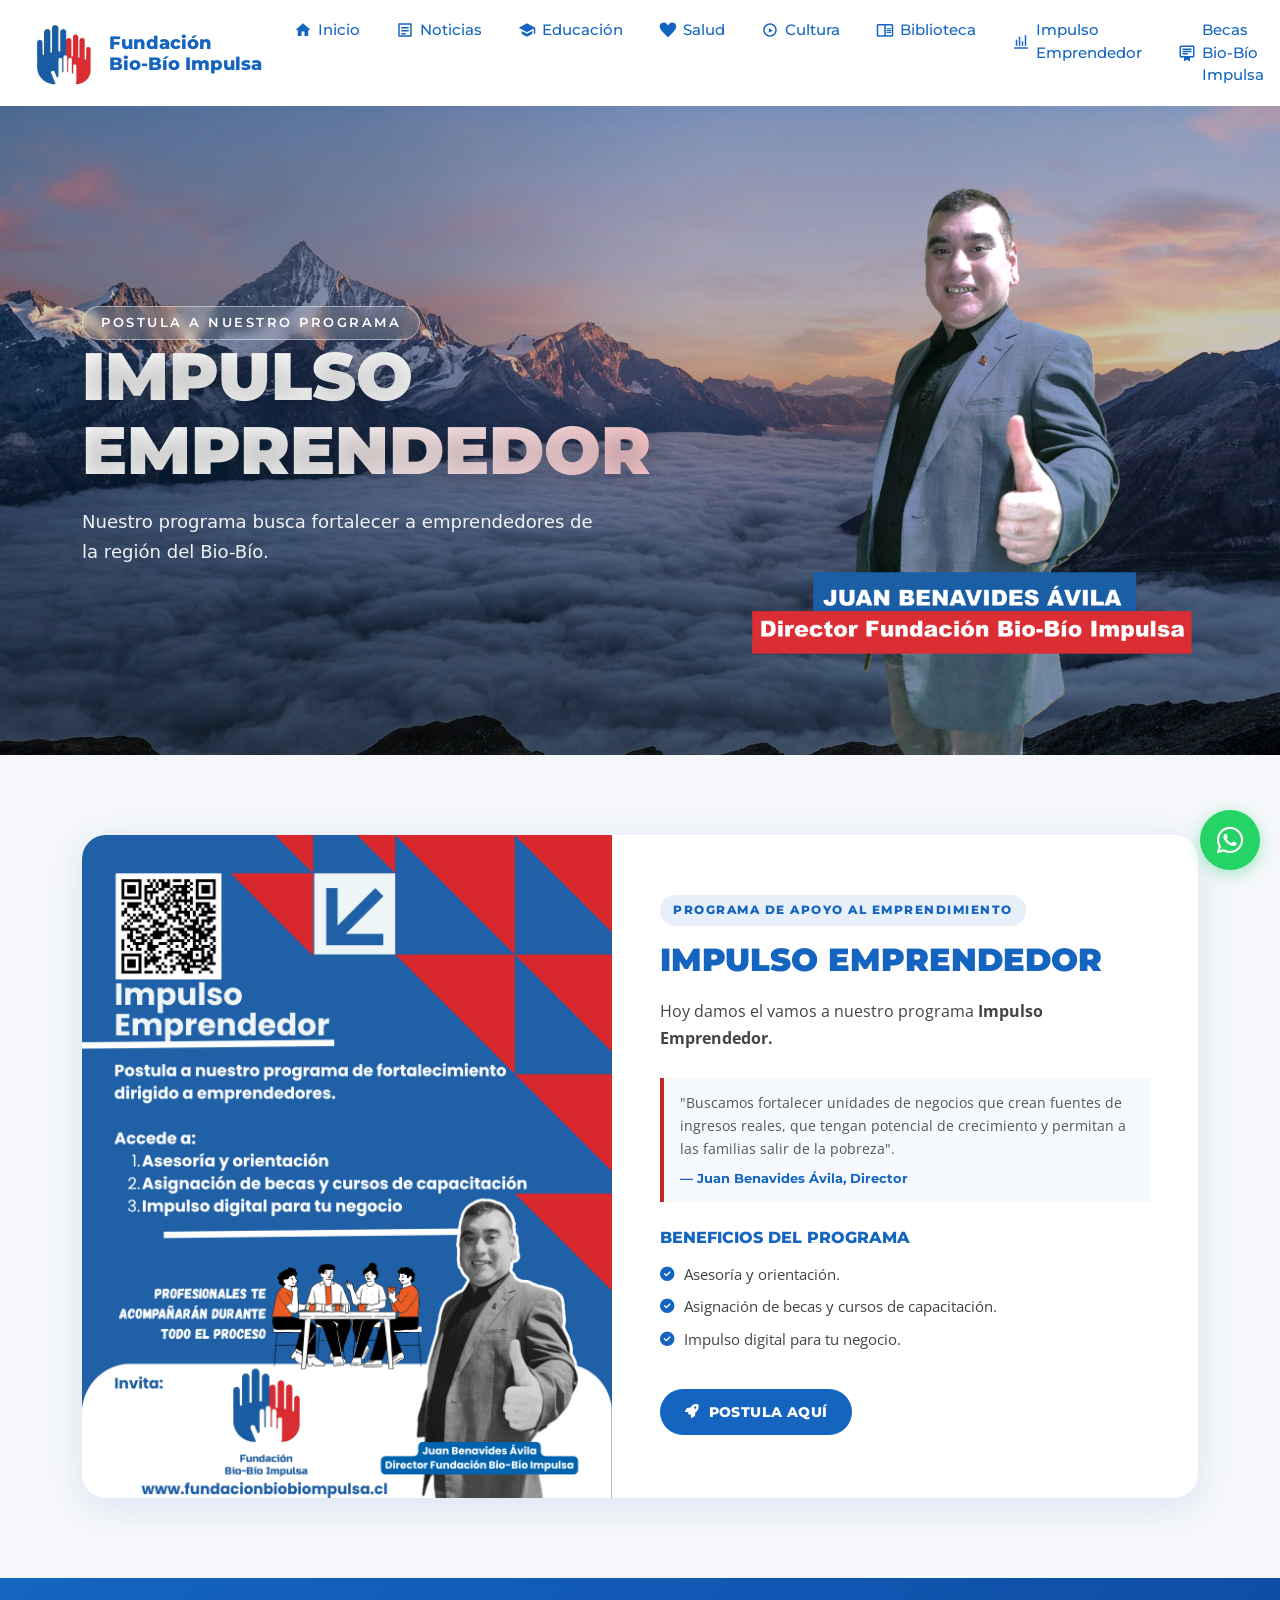
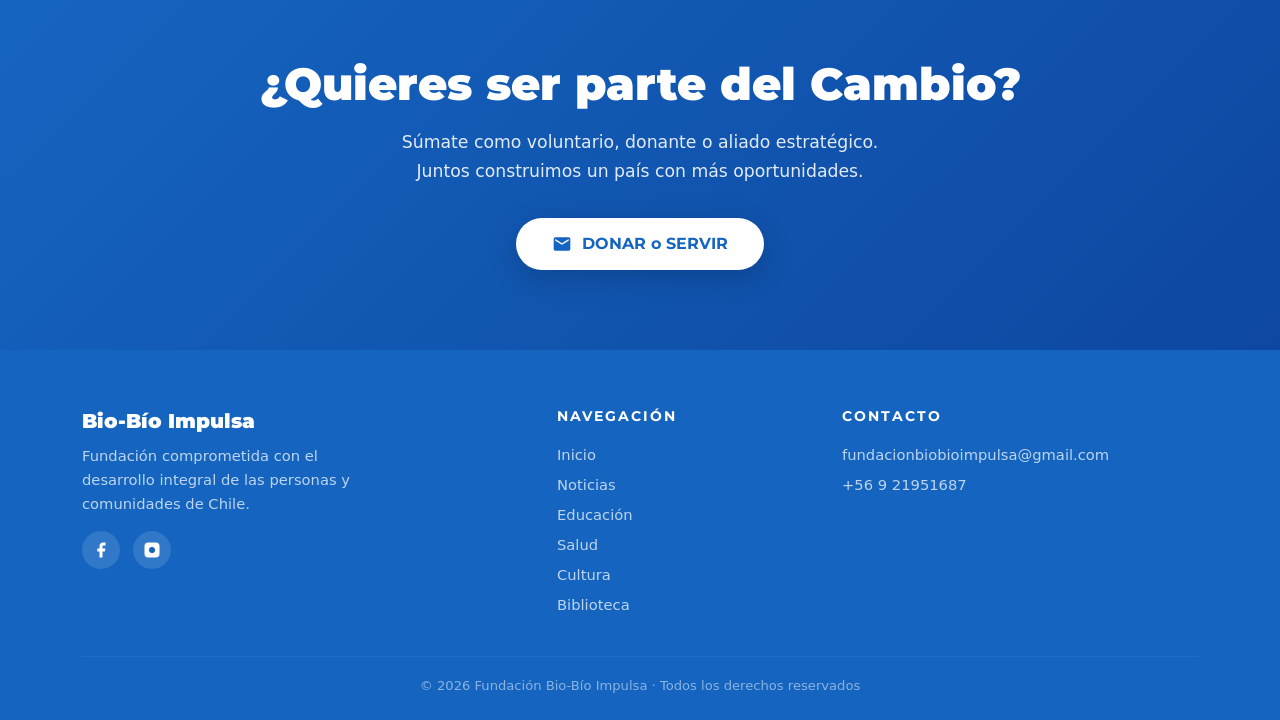
<file: impulso_emprendedor.html>
<!DOCTYPE html>
<html lang="es">
<head>
  <meta name="google-site-verification" content="KuddtsvOHKY2XH_wyzGKEvyNOOTwqOxlaRUiJKWEFEY" />
  <!-- Google tag (gtag.js) -->
  <script async src="https://www.googletagmanager.com/gtag/js?id=G-ND0Z3VTGZV"></script>
  <script>
    window.dataLayer = window.dataLayer || [];
    function gtag(){dataLayer.push(arguments);}
    gtag('js', new Date());

    gtag('config', 'G-ND0Z3VTGZV');
  </script>
  <meta charset="UTF-8" />
  <meta name="viewport" content="width=device-width, initial-scale=1.0"/>
  <title>Fundación Bio-Bío Impulsa</title>
  <meta property="og:image" content="https://www.fundacionbiobioimpulsa.cl/static/fundacion_logo.jpeg">
    <meta property="og:image:width" content="300px">
    <meta property="og:image:height" content="300px">
    <meta property="keywords" content="Fundación, cursos gratis, cursos para emprendedores, operativos de salud">
    <meta name="description" content="Fundación Bio-Bío Impulsa tiene como misión promover el desarrollo humano integral, articulando recursos privados y públicos para ejecutar proyectos de alto impacto en Educación, Salud y Cultura. Buscamos mejorar la calidad de vida de las comunidades y la sostenibilidad de las organizaciones sociales.">

    <!-- Google / Search Engine Tags -->
    <meta itemprop="name" content="JBenAvil">
    <meta itemprop="Fundación Bio-Bío Impulsa tiene como misión promover el desarrollo humano integral, articulando recursos privados y públicos para ejecutar proyectos de alto impacto en Educación, Salud y Cultura. Buscamos mejorar la calidad de vida de las comunidades y la sostenibilidad de las organizaciones sociales." content="Fundación Bio-Bío Impulsa tiene como misión promover el desarrollo humano integral, articulando recursos privados y públicos para ejecutar proyectos de alto impacto en Educación, Salud y Cultura. Buscamos mejorar la calidad de vida de las comunidades y la sostenibilidad de las organizaciones sociales.">

    <!-- Links -->
    <link rel="icon" type="image/png" sizes="192x192" href="static/fundacion_logo.jpeg" />
    <link rel="icon" type="image/png" sizes="512x512" href="static/fundacion_logo.jpeg" />

    
    <link rel="icon" type="image/png" href="static/fundacion_logo.jpeg" />
    <link rel="manifest" href="manifest.json">
    <link rel="icon" href="static/fundacion_logo.jpeg" type="image/png">
    <link rel="stylesheet" href="style.css">
    <link rel="stylesheet" href="https://cdnjs.cloudflare.com/ajax/libs/font-awesome/6.4.0/css/all.min.css">

  <link href="https://cdn.jsdelivr.net/npm/bootstrap@5.3.3/dist/css/bootstrap.min.css" rel="stylesheet"/>
  <link href="https://fonts.googleapis.com/css2?family=Montserrat:wght@400;600;700;900&family=Open+Sans:wght@400;600&display=swap" rel="stylesheet"/>
  
  <style>
    /* ─── BIBLIOTECA ─── */
    .biblioteca-section {
      padding: 5rem 0;
      background: var(--gris-claro);
    }

    .libro-card {
      background: #fff;
      border-radius: 20px;
      overflow: hidden;
      box-shadow: 0 4px 24px rgba(21,101,192,0.10);
      transition: transform 0.28s cubic-bezier(.34,1.56,.64,1), box-shadow 0.2s;
      display: flex;
      flex-direction: column;
    }
    .libro-card:hover {
      transform: translateY(-8px);
      box-shadow: 0 16px 40px rgba(21,101,192,0.18);
    }

    .libro-cover {
      width: 100%;
      aspect-ratio: 3 / 4;
      overflow: hidden;
      background: #e8edf4;
      display: block;
    }
    .libro-cover img {
      width: 100%;
      height: 100%;
      object-fit: cover;
      object-position: center;
      display: block;
    }

    .libro-body {
      padding: 1.3rem 1.4rem 1.5rem;
      display: flex;
      flex-direction: column;
      flex: 1;
    }

    .libro-tag {
      display: inline-block;
      background: rgba(21,101,192,0.1);
      color: var(--azul);
      font-family: 'Montserrat', sans-serif;
      font-weight: 700;
      font-size: 0.68rem;
      letter-spacing: 1.5px;
      text-transform: uppercase;
      padding: 3px 10px;
      border-radius: 20px;
      margin-bottom: 0.6rem;
      width: fit-content;
    }

    .libro-titulo {
      font-family: 'Montserrat', sans-serif;
      font-weight: 800;
      font-size: 1.02rem;
      color: var(--azul);
      margin-bottom: 1rem;
      line-height: 1.3;
    }

    .btn-descargar {
      margin-top: auto;
      display: inline-flex;
      align-items: center;
      justify-content: center;
      gap: 8px;
      background: var(--azul);
      color: #fff;
      font-family: 'Montserrat', sans-serif;
      font-weight: 700;
      font-size: 0.85rem;
      padding: 11px 16px;
      border-radius: 50px;
      text-decoration: none;
      transition: transform 0.2s, background 0.2s;
    }
    .btn-descargar:hover {
      background: var(--rojo);
      color: #fff;
      transform: translateY(-2px);
    }

    /* Card "Próximamente" */
    .libro-card-proximamente {
      background: linear-gradient(135deg, var(--azul) 0%, #0d47a1 100%);
      border-radius: 20px;
      aspect-ratio: unset;
      min-height: 100%;
      display: flex;
      align-items: center;
      justify-content: center;
      text-align: center;
      padding: 2rem 1.4rem;
      color: #fff;
    }
    .libro-card-proximamente svg {
      width: 40px;
      height: 40px;
      margin-bottom: 1rem;
      opacity: 0.85;
    }
    .libro-card-proximamente p {
      font-family: 'Montserrat', sans-serif;
      font-weight: 700;
      font-size: 0.98rem;
      line-height: 1.5;
    }

    @media (max-width: 767px) {
      .libro-titulo { font-size: 0.95rem; }
    }

    /* ═══════════════════════════════════════
   IMPULSO EMPRENDEDOR
   ═══════════════════════════════════════ */

.impulso-section {
  padding: 5rem 0;
  background: var(--gris-claro);
}

.impulso-wrapper {
  max-width: 1150px;
  margin: 0 auto;
}

.impulso-card {
  background: #fff;
  border-radius: 24px;
  overflow: hidden;
  box-shadow: 0 8px 35px rgba(21, 101, 192, 0.12);
  display: grid;
  grid-template-columns: 0.95fr 1.05fr;
  transition: transform 0.3s ease, box-shadow 0.3s ease;
}

.impulso-card:hover {
  transform: translateY(-5px);
  box-shadow: 0 15px 45px rgba(21, 101, 192, 0.17);
}

/* Imagen */

.impulso-imagen {
  min-height: 500px;
  position: relative;
  overflow: hidden;
}

.impulso-imagen img {
  width: 100%;
  height: 100%;
  object-fit: cover;
  object-position: center;
  display: block;
}

/* Capa azul sobre la imagen */

.impulso-imagen::after {
  content: "";
  position: absolute;
  inset: 0;
  pointer-events: none;
}

/* Contenido */

.impulso-contenido {
  padding: 3rem 3rem 3.2rem;
  display: flex;
  flex-direction: column;
  justify-content: center;
}

.impulso-etiqueta {
  display: inline-block;
  width: fit-content;
  background: rgba(21, 101, 192, 0.1);
  color: var(--azul);
  font-family: 'Montserrat', sans-serif;
  font-size: 0.72rem;
  font-weight: 800;
  letter-spacing: 1.5px;
  text-transform: uppercase;
  padding: 7px 13px;
  border-radius: 30px;
  margin-bottom: 1rem;
}

.impulso-titulo {
  font-family: 'Montserrat', sans-serif;
  color: var(--azul);
  font-size: 2rem;
  font-weight: 900;
  line-height: 1.15;
  margin-bottom: 1.2rem;
}

.impulso-descripcion {
  color: #444;
  font-family: 'Open Sans', sans-serif;
  font-size: 0.98rem;
  line-height: 1.7;
  margin-bottom: 1.2rem;
}

.impulso-cita {
  border-left: 4px solid var(--rojo);
  padding: 0.8rem 1rem;
  margin: 0.5rem 0 1.5rem;
  background: rgba(21, 101, 192, 0.04);
  color: #555;
  font-family: 'Open Sans', sans-serif;
  font-size: 0.9rem;
  line-height: 1.6;
}

.impulso-cita strong {
  display: block;
  color: var(--azul);
  font-family: 'Montserrat', sans-serif;
  font-size: 0.82rem;
  margin-top: 0.5rem;
}

/* Beneficios */

.impulso-beneficios-titulo {
  font-family: 'Montserrat', sans-serif;
  color: var(--azul);
  font-size: 1rem;
  font-weight: 800;
  margin-bottom: 0.8rem;
}

.impulso-beneficios {
  list-style: none;
  padding: 0;
  margin: 0 0 1.8rem;
}

.impulso-beneficios li {
  display: flex;
  align-items: flex-start;
  gap: 10px;
  color: #444;
  font-family: 'Open Sans', sans-serif;
  font-size: 0.92rem;
  line-height: 1.5;
  margin-bottom: 0.65rem;
}

.impulso-beneficios li i {
  color: var(--azul);
  font-size: 0.9rem;
  margin-top: 4px;
}

/* Botón */

.btn-impulso {
  display: inline-flex;
  align-items: center;
  justify-content: center;
  gap: 9px;
  width: fit-content;
  background: var(--azul);
  color: #fff;
  padding: 13px 25px;
  border-radius: 50px;
  text-decoration: none;
  font-family: 'Montserrat', sans-serif;
  font-size: 0.85rem;
  font-weight: 800;
  letter-spacing: 0.4px;
  transition: all 0.25s ease;
}

.btn-impulso:hover {
  background: var(--rojo);
  color: #fff;
  transform: translateY(-2px);
  box-shadow: 0 8px 20px rgba(21, 101, 192, 0.2);
}

/* Responsive */

@media (max-width: 991px) {
  .impulso-card {
    grid-template-columns: 1fr;
  }

  .impulso-imagen {
    min-height: 360px;
  }

  .impulso-contenido {
    padding: 2.5rem 2rem 2.8rem;
  }
}

@media (max-width: 575px) {
  .impulso-section {
    padding: 3rem 0;
  }

  .impulso-imagen {
    min-height: 280px;
  }

  .impulso-contenido {
    padding: 2rem 1.4rem 2.3rem;
  }

  .impulso-titulo {
    font-size: 1.55rem;
  }

  .impulso-descripcion {
    font-size: 0.92rem;
  }

  .btn-impulso {
    width: 100%;
  }
}

  </style>
</head>
<body>
<script src="app.js"></script>

<!-- ╔══════════════════════════════╗ -->
<!-- ║           NAVBAR             ║ -->
<!-- ╚══════════════════════════════╝ -->
<nav class="navbar navbar-expand-lg">
  <div class="container-fluid px-4">
    <!-- Brand con logo -->
    <a class="navbar-brand d-flex align-items-center" href="index.html">
      <img src="static/fundacion_logo.jpeg" height="80px" width="auto" class="nav-logo-img">
      <span>Fundación<br/>Bio-Bío Impulsa</span>
    </a>

    <!-- Botón Hamburguesa -->
    <button class="navbar-toggler" type="button" data-bs-toggle="collapse" data-bs-target="#navMenu">
      <span class="navbar-toggler-icon"></span>
    </button>

    <!-- Menú Desplegable (Ahora Lateral en Móvil) -->
    <div class="collapse navbar-collapse justify-content-end menu-movil-lateral" id="navMenu">
      
      <!-- Botón X para cerrar en móvil -->
      <button class="btn-close-menu d-lg-none" type="button" data-bs-toggle="collapse" data-bs-target="#navMenu">
        &times;
      </button>

      <ul class="navbar-nav gap-1">
        <li class="nav-item">
          <a class="nav-link" href="index.html">
            <svg viewBox="0 0 24 24" xmlns="http://www.w3.org/2000/svg"><path d="M10 20v-6h4v6h5v-8h3L12 3 2 12h3v8z"/></svg>
            Inicio
          </a>
        </li>
        <li class="nav-item">
          <a class="nav-link" href="noticias.html">
            <svg viewBox="0 0 24 24" xmlns="http://www.w3.org/2000/svg"><path d="M20 3H4a1 1 0 0 0-1 1v16a1 1 0 0 0 1 1h16a1 1 0 0 0 1-1V4a1 1 0 0 0-1-1zm-1 16H5V5h14v14zM7 8h10v2H7V8zm0 4h10v2H7v-2zm0 4h6v2H7v-2z"/></svg>
            Noticias
          </a>
        </li>
        <li class="nav-item">
          <a class="nav-link" href="educacion.html">
            <svg viewBox="0 0 24 24" xmlns="http://www.w3.org/2000/svg"><path d="M12 3L1 9l11 6 9-4.91V17h2V9L12 3zM5 13.18v4L12 21l7-3.82v-4L12 17l-7-3.82z"/></svg>
            Educación
          </a>
        </li>
        <li class="nav-item">
          <a class="nav-link" href="salud.html">
            <svg viewBox="0 0 24 24" xmlns="http://www.w3.org/2000/svg"><path d="M12 21.593c-5.63-5.539-11-10.297-11-14.402 0-3.791 3.068-5.191 5.281-5.191 1.312 0 4.151.501 5.719 4.457 1.59-3.968 4.464-4.447 5.726-4.447 2.54 0 5.274 1.621 5.274 5.181 0 4.069-5.136 8.625-11 14.402z"/></svg>
            Salud
          </a>
        </li>
        <li class="nav-item">
          <a class="nav-link" href="cultura.html">
            <svg viewBox="0 0 24 24" xmlns="http://www.w3.org/2000/svg"><path d="M12 3c-4.97 0-9 4.03-9 9s4.03 9 9 9 9-4.03 9-9-4.03-9-9-9zm0 16c-3.86 0-7-3.14-7-7s3.14-7 7-7 7 3.14 7 7-3.14 7-7 7zm-1.5-9.5l5 3-5 3v-6z"/></svg>
            Cultura
          </a>
        </li>
        <li class="nav-item">
          <a class="nav-link" href="biblioteca.html">
            <svg viewBox="0 0 24 24" xmlns="http://www.w3.org/2000/svg">
              <path d="M21 4H3c-1.1 0-2 .9-2 2v13c0 1.1.9 2 2 2h18c1.1 0 2-.9 2-2V6c0-1.1-.9-2-2-2zM3 19V6h8v13H3zm18 0h-8V6h8v13zm-7-9.5h6V11h-6zm0 2.5h6v1.5h-6zm0 2.5h6V16h-6z" />
            </svg>
            Biblioteca
          </a>
        </li>
        <li class="nav-item">
          <a class="nav-link" href="impulso_emprendedor.html">
            <svg viewBox="0 0 24 24" xmlns="http://www.w3.org/2000/svg">
              <path d="M3 21h18v-2H3v2zm2-4h2v-8H5v8zm4 0h2V5H9v12zm4 0h2v-6h-2v6zm4 0h2V3h-2v14z"/>
            </svg>
            Impulso Emprendedor
          </a>
        </li>
        <li class="nav-item">
          <a class="nav-link" href="becas_biobio_impulsa.html">
            <svg viewBox="0 0 24 24" xmlns="http://www.w3.org/2000/svg">
              <path d="M20 2H4c-1.11 0-2 .89-2 2v12c0 1.11.89 2 2 2h4v5l4-2 4 2v-5h4c1.11 0 2-.89 2-2V4c0-1.11-.89-2-2-2zm0 14H4V4h16v12zM6 6h12v2H6V6zm0 3h12v2H6V9zm0 3h7v2H6v-2z"/>
            </svg>
            Becas Bio-Bío Impulsa
          </a>
        </li>
        <li class="nav-item">
          <a class="nav-link" href="donar.html">
            <svg width="20" height="20" viewBox="0 0 24 24" fill="currentColor">
              <path d="M20 4H4c-1.1 0-2 .9-2 2v12c0 1.1.9 2 2 2h16c1.1 0 2-.9 2-2V6c0-1.1-.9-2-2-2zm0 4l-8 5-8-5V6l8 5 8-5v2z"/>
            </svg>
            <b>DONAR</b>
          </a>
        </li>
      </ul>
    </div>
  </div>
</nav>


<!-- ╔══════════════════════════════╗ -->
<!-- ║          SECCIÓN 1: INICIO   ║ -->
<!-- ╚══════════════════════════════╝ -->
<section id="inicio">
  <div class="container-xl">
    <br>
    <br>
    <div class="row align-items-center">
      <!-- Texto (izquierda) -->
      <div class="col-lg-7 hero-content">
        <div class="hero-badge">Postula a Nuestro Programa</div>
        <h1 class="hero-title">
          <span>IMPULSO EMPRENDEDOR</span><br/>
        </h1>
        <p class="hero-desc">
          Nuestro programa busca fortalecer a emprendedores de la región del Bio-Bío.
        </p>
        
      </div>

      <!-- Card Logo (derecha) -->
      <div class="col-lg-5 hero-img-col ">
          <img src="static/director_fundacion_juan_benavides_avila.png" height="100%" width="100%">
      </div>
    </div>
  </div>
</section>


<!-- ╔══════════════════════════════════════╗ -->
<!-- ║       SECCIÓN 2: IMPULSO EMPRENDEDOR ║ -->
<!-- ╚══════════════════════════════════════╝ -->

<section id="impulso-emprendedor" class="impulso-section">

  <div class="container">

    <div class="impulso-wrapper">

      <div class="impulso-card">

        <!-- IMAGEN -->
        <div class="impulso-imagen">

          <!-- Cambia esta imagen por la imagen definitiva del programa -->
          <img
            src="noticias/impulso_emprendedor/impulso_emprendedor.png"
            alt="Programa Impulso Emprendedor"
          >

        </div>


        <!-- CONTENIDO -->
        <div class="impulso-contenido">

          <span class="impulso-etiqueta">
            Programa de apoyo al emprendimiento
          </span>

          <h2 class="impulso-titulo">
            IMPULSO EMPRENDEDOR
          </h2>

          <p class="impulso-descripcion">
            Hoy damos el vamos a nuestro programa
            <strong>Impulso Emprendedor.</strong>
          </p>

          <div class="impulso-cita">

            "Buscamos fortalecer unidades de negocios que
            crean fuentes de ingresos reales, que tengan
            potencial de crecimiento y permitan a las familias
            salir de la pobreza".

            <strong>
              — Juan Benavides Ávila, Director
            </strong>

          </div>


          <!-- BENEFICIOS -->

          <div class="impulso-beneficios-titulo">
            BENEFICIOS DEL PROGRAMA
          </div>

          <ul class="impulso-beneficios">

            <li>
              <i class="fas fa-check-circle"></i>
              <span>Asesoría y orientación.</span>
            </li>

            <li>
              <i class="fas fa-check-circle"></i>
              <span>
                Asignación de becas y cursos de capacitación.
              </span>
            </li>

            <li>
              <i class="fas fa-check-circle"></i>
              <span>
                Impulso digital para tu negocio.
              </span>
            </li>

          </ul>


          <!-- BOTÓN -->

          <a
            href="https://docs.google.com/forms/d/e/1FAIpQLSeCA7-R2S4fki1M7CWSCWzrFzgzt8NDCdhA3nqCmbyIqBwM5g/viewform?usp=publish-editor"
            target="_blank"
            rel="noopener noreferrer"
            class="btn-impulso"
          >
            <i class="fas fa-rocket"></i>
            POSTULA AQUÍ
          </a>

        </div>

      </div>

    </div>

  </div>

</section>

<!-- ╔══════════════════════════════╗ -->
<!-- ║       SECCIÓN 3: CONTACTO   ║ -->
<!-- ╚══════════════════════════════╝ -->
<section id="contacto">
  <h2 class="fade-in-up">¿Quieres ser parte del Cambio?</h2>
  <p class="fade-in-up">Súmate como voluntario, donante o aliado estratégico. 
    <br>Juntos construimos un país con más oportunidades.</p>
    <a href="donar.html">
      <div class="btn-contacto fade-in-up">
        <svg width="20" height="20" viewBox="0 0 24 24" fill="currentColor"><path d="M20 4H4c-1.1 0-2 .9-2 2v12c0 1.1.9 2 2 2h16c1.1 0 2-.9 2-2V6c0-1.1-.9-2-2-2zm0 4l-8 5-8-5V6l8 5 8-5v2z"/></svg>
        DONAR o SERVIR
      </div>
    </a>
</section>

<div class="whatsapp-float" id="whatsappBtn">
    <i class="fab fa-whatsapp"></i>
</div>


<!-- ╔══════════════════════════════╗ -->
<!-- ║           FOOTER             ║ -->
<!-- ╚══════════════════════════════╝ -->
<footer>
  <div class="container">
    <div class="row gy-3">
      <div class="col-md-4">
        <div class="footer-brand">Bio-Bío Impulsa</div>
        <p class="footer-desc">
          Fundación comprometida con el desarrollo integral de las personas y comunidades 
          de Chile.
        </p>
        <div class="footer-social mt-3">
          <a href="https://www.facebook.com/share/18aPjv8rna/" title="Facebook">
            <svg width="18" height="18" viewBox="0 0 24 24" fill="currentColor"><path d="M18 2h-3a5 5 0 0 0-5 5v3H7v4h3v8h4v-8h3l1-4h-4V7a1 1 0 0 1 1-1h3z"/></svg>
          </a>
          <a href="https://www.instagram.com/fundacion_biobio_impulsa" title="Instagram">
            <svg width="18" height="18" viewBox="0 0 24 24" fill="currentColor"><rect x="2" y="2" width="20" height="20" rx="5" ry="5"/><path d="M16 11.37A4 4 0 1 1 12.63 8 4 4 0 0 1 16 11.37z" fill="#1565C0"/><line x1="17.5" y1="6.5" x2="17.51" y2="6.5" stroke="#1565C0" stroke-width="2"/></svg>
          </a>
        </div>
      </div>

      <div class="col-md-3 offset-md-1">
        <div class="footer-links-title">Navegación</div>
        <div class="footer-links">
          <a href="index.html">Inicio</a>
          <a href="noticias.html">Noticias</a>
          <a href="educacion.html">Educación</a>
          <a href="salud.html">Salud</a>
          <a href="cultura.html">Cultura</a>
          <a href="biblioteca.html">Biblioteca</a>
        </div>
      </div>

      <div class="col-md-3">
        <div class="footer-links-title">Contacto</div>
        <div class="footer-links">
          <a href="mailto:fundacionbiobioimpulsa@gmail.com">fundacionbiobioimpulsa@gmail.com</a>
          <a href="tel:+56412345678">+56 9 21951687</a>
        </div>
      </div>
    </div>

    <hr class="footer-divider"/>
    <div class="footer-copy">
      © 2026 Fundación Bio-Bío Impulsa · Todos los derechos reservados
    </div>
  </div>
</footer>
<script src="https://cdn.jsdelivr.net/npm/bootstrap@5.3.3/dist/js/bootstrap.bundle.min.js"></script>
</body>
</html>
</file>
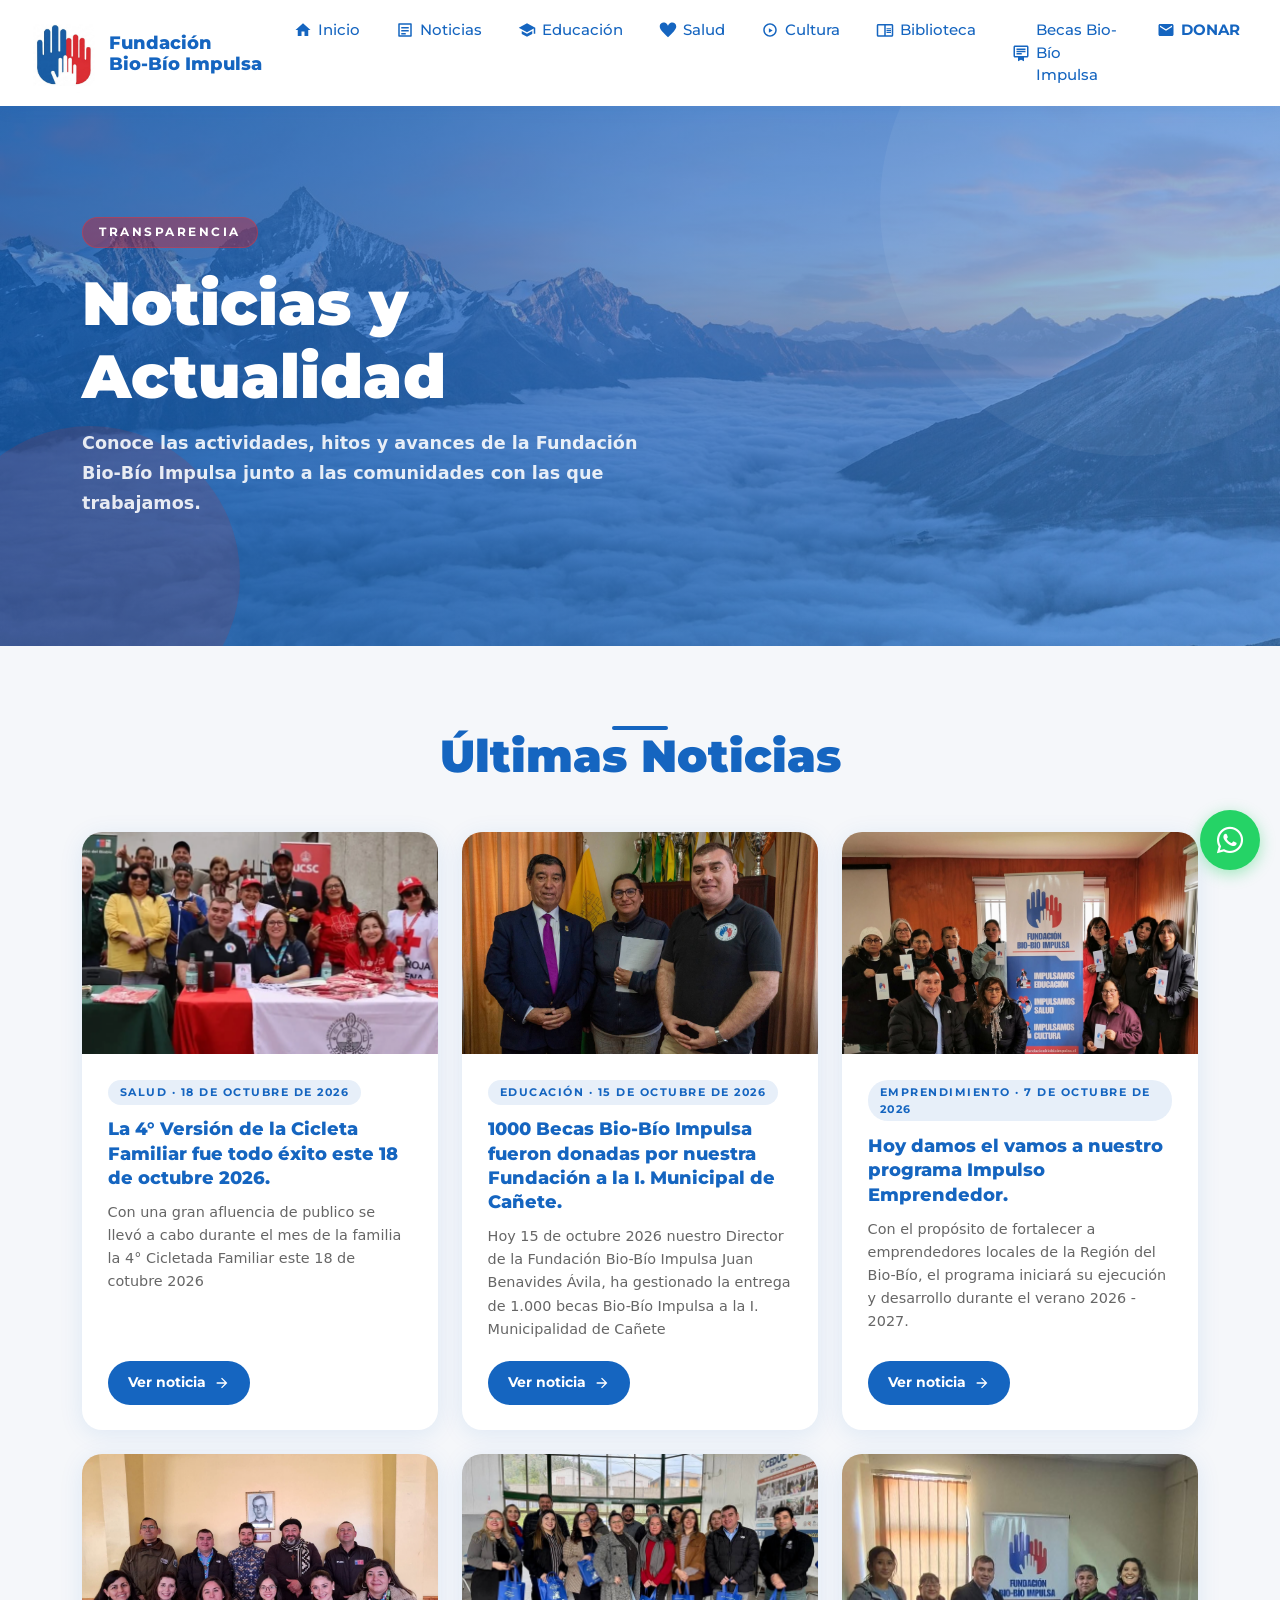
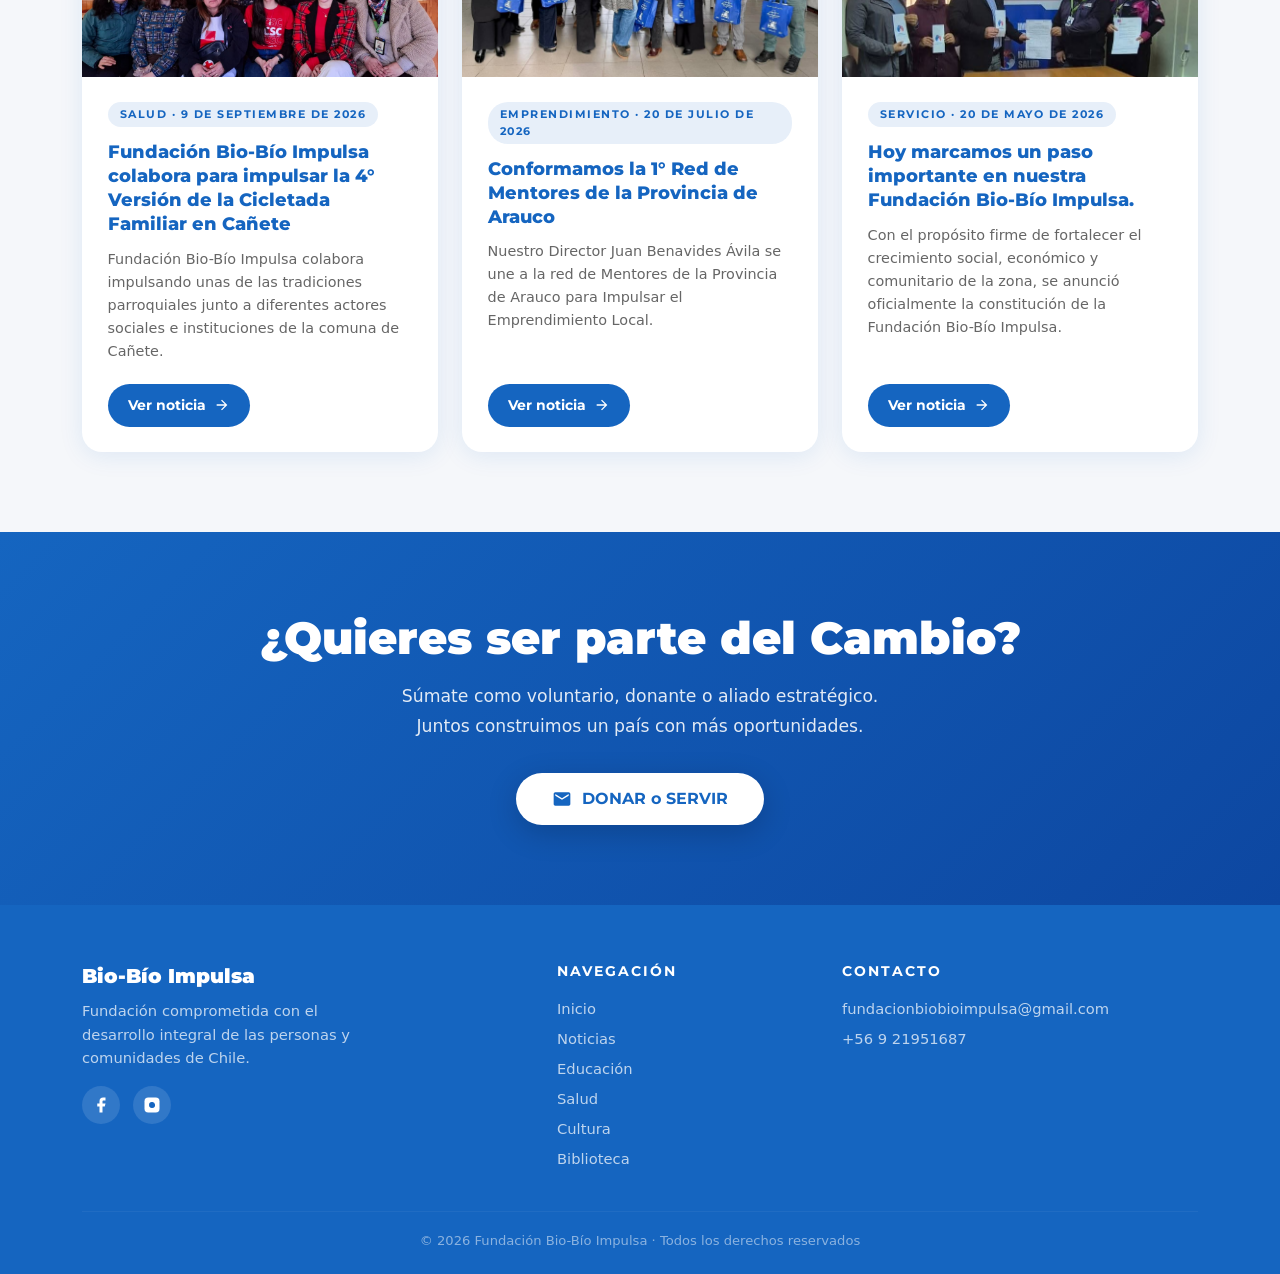
<file: noticias.html>
<!DOCTYPE html>
<html lang="es">
<head>
  <meta name="google-site-verification" content="KuddtsvOHKY2XH_wyzGKEvyNOOTwqOxlaRUiJKWEFEY" />
  <!-- Google tag (gtag.js) -->
  <script async src="https://www.googletagmanager.com/gtag/js?id=G-ND0Z3VTGZV"></script>
  <script>
    window.dataLayer = window.dataLayer || [];
    function gtag(){dataLayer.push(arguments);}
    gtag('js', new Date());

    gtag('config', 'G-ND0Z3VTGZV');
  </script>
  <meta charset="UTF-8"/>
  <meta name="viewport" content="width=device-width, initial-scale=1.0"/>
  <title>Noticias · Fundación Bio-Bío Impulsa</title>
  <meta property="og:image" content="https://www.fundacionbiobioimpulsa.cl/static/fundacion_logo.jpeg">
    <meta property="og:image:width" content="300px">
    <meta property="og:image:height" content="300px">
    <meta property="keywords" content="Fundación, cursos gratis, cursos para emprendedores, operativos de salud">
    <meta name="description" content="Fundación Bio-Bío Impulsa tiene como misión promover el desarrollo humano integral, articulando recursos privados y públicos para ejecutar proyectos de alto impacto en Educación, Salud y Cultura. Buscamos mejorar la calidad de vida de las comunidades y la sostenibilidad de las organizaciones sociales.">

    <!-- Google / Search Engine Tags -->
    <meta itemprop="name" content="JBenAvil">
    <meta itemprop="Fundación Bio-Bío Impulsa tiene como misión promover el desarrollo humano integral, articulando recursos privados y públicos para ejecutar proyectos de alto impacto en Educación, Salud y Cultura. Buscamos mejorar la calidad de vida de las comunidades y la sostenibilidad de las organizaciones sociales." content="Fundación Bio-Bío Impulsa tiene como misión promover el desarrollo humano integral, articulando recursos privados y públicos para ejecutar proyectos de alto impacto en Educación, Salud y Cultura. Buscamos mejorar la calidad de vida de las comunidades y la sostenibilidad de las organizaciones sociales.">

    <!-- Links -->
    <link rel="icon" type="image/png" sizes="192x192" href="static/fundacion_logo.jpeg" />
    <link rel="icon" type="image/png" sizes="512x512" href="static/fundacion_logo.jpeg" />

    
    <link rel="icon" type="image/png" href="static/fundacion_logo.jpeg" />
    <link rel="manifest" href="manifest.json">
    <link rel="icon" href="static/fundacion_logo.jpeg" type="image/png">
    <link rel="stylesheet" href="style.css">
    <link rel="stylesheet" href="https://cdnjs.cloudflare.com/ajax/libs/font-awesome/6.4.0/css/all.min.css">
  <link href="https://cdn.jsdelivr.net/npm/bootstrap@5.3.3/dist/css/bootstrap.min.css" rel="stylesheet"/>
  <link href="https://fonts.googleapis.com/css2?family=Montserrat:wght@400;600;700;900&family=Open+Sans:wght@400;600&display=swap" rel="stylesheet"/>
  <style>
    /* HERO */
    .page-hero {
      min-height: 60vh;
      background: linear-gradient(120deg, rgba(21,101,192,0.72) 0%, rgba(83, 162, 252, 0.55) 100%),
        url('static/fondo_head.jpg') center center / cover no-repeat;
      display: flex;
      align-items: center;
      position: relative;
      overflow: hidden;
    }
    .page-hero::before {
      content: '';
      position: absolute;
      width: 500px; height: 500px;
      border-radius: 50%;
      background: rgba(255,255,255,0.05);
      top: -150px; right: -100px;
    }
    .page-hero::after {
      content: '';
      position: absolute;
      width: 300px; height: 300px;
      border-radius: 50%;
      background: rgba(198,40,40,0.15);
      bottom: -80px; left: -60px;
    }
    .page-hero h1 {
      font-family: 'Montserrat', sans-serif;
      font-weight: 900;
      font-size: clamp(2.2rem,5vw,3.8rem);
      position: relative;
      z-index: 1;
    }
    .page-hero p {
      font-size: 1.1rem;
      opacity: 0.88;
      max-width: 600px;
      line-height: 1.7;
      position: relative;
      z-index: 1;
    }
    .hero-badge-inner {
      display: inline-block;
      background: rgba(248, 0, 0, 0.3);
      border: 1.5px solid rgba(245, 56, 56, 0.35);
      color: #fff;
      font-family: 'Montserrat', sans-serif;
      font-weight: 700;
      font-size: 0.78rem;
      letter-spacing: 2.5px;
      text-transform: uppercase;
      padding: 5px 16px;
      border-radius: 50px;
      margin-bottom: 1.2rem;
      position: relative;
      z-index: 1;
    }

    /* SECTION TITLES */
    .section-title {
      font-family: 'Montserrat', sans-serif;
      font-weight: 900;
      font-size: clamp(1.8rem, 4vw, 2.8rem);
      margin-bottom: 0.6rem;
    }
    .section-line { width: 56px; height: 4px; border-radius: 2px; }

    /* CTA */
    .cta-band {
      background: linear-gradient(135deg, var(--azul) 0%, #0d47a1 100%);
      color: #fff;
      padding: 4rem 2rem;
      text-align: center;
    }
    .cta-band h2 {
      font-family: 'Montserrat', sans-serif;
      font-weight: 900;
      font-size: clamp(1.6rem,3.5vw,2.4rem);
      margin-bottom: 0.8rem;
    }
    .cta-band p { opacity: 0.88; max-width: 500px; margin: 0 auto 1.8rem; line-height: 1.7; }
    .btn-cta-white {
      display: inline-flex;
      align-items: center;
      gap: 8px;
      background: #fff;
      color: var(--azul);
      font-family: 'Montserrat', sans-serif;
      font-weight: 700;
      padding: 13px 30px;
      border-radius: 50px;
      text-decoration: none;
      transition: transform 0.2s, background 0.2s, color 0.2s;
    }
    .btn-cta-white:hover { background: var(--rojo); color: #fff; transform: translateY(-3px) scale(1.05); }

    /* ─── NOTICIAS: LISTADO ─── */
    .noticias-section { padding: 5rem 0; background: var(--gris-claro); }

    .noticia-card {
      background: #fff;
      border-radius: 20px;
      overflow: hidden;
      box-shadow: 0 4px 24px rgba(21,101,192,0.10);
      transition: transform 0.28s cubic-bezier(.34,1.56,.64,1), box-shadow 0.2s;
      display: flex;
      flex-direction: column;
    }
    .noticia-card:hover { transform: translateY(-8px); box-shadow: 0 16px 40px rgba(21,101,192,0.18); }

    .noticia-cover { width: 100%; aspect-ratio: 16/10; overflow: hidden; background: #e8edf4; }
    .noticia-cover img { width: 100%; height: 100%; object-fit: cover; object-position: center; display: block; }

    .noticia-body { padding: 1.6rem; display: flex; flex-direction: column; flex: 1; }

    .noticia-tag {
      display: inline-block;
      background: rgba(21,101,192,0.1);
      color: var(--azul);
      font-family: 'Montserrat', sans-serif;
      font-weight: 700;
      font-size: 0.7rem;
      letter-spacing: 1.5px;
      text-transform: uppercase;
      padding: 4px 12px;
      border-radius: 20px;
      margin-bottom: 0.8rem;
      width: fit-content;
    }

    .noticia-titulo {
      font-family: 'Montserrat', sans-serif;
      font-weight: 800;
      font-size: 1.12rem;
      color: var(--azul);
      line-height: 1.35;
      margin-bottom: 0.7rem;
    }

    .noticia-resumen { font-size: 0.9rem; line-height: 1.6; color: #666; margin-bottom: 1.3rem; flex: 1; }

    .btn-ver-noticia {
      margin-top: auto;
      display: inline-flex;
      align-items: center;
      gap: 8px;
      background: var(--azul);
      color: #fff;
      font-family: 'Montserrat', sans-serif;
      font-weight: 700;
      font-size: 0.88rem;
      padding: 11px 20px;
      border-radius: 50px;
      text-decoration: none;
      transition: transform 0.2s, background 0.2s;
      width: fit-content;
    }
    .btn-ver-noticia:hover { background: var(--rojo); color: #fff; transform: translateY(-2px); }
    
  </style>
</head>
<body>
<script src="app.js"></script>

<!-- ╔══════════════════════════════╗ -->
<!-- ║           NAVBAR             ║ -->
<!-- ╚══════════════════════════════╝ -->
<nav class="navbar navbar-expand-lg">
  <div class="container-fluid px-4">
    <a class="navbar-brand d-flex align-items-center" href="index.html">
      <img src="static/fundacion_logo.jpeg" height="80px" width="auto" class="nav-logo-img">
      <span>Fundación<br/>Bio-Bío Impulsa</span>
    </a>

    <button class="navbar-toggler" type="button" data-bs-toggle="collapse" data-bs-target="#navMenu">
      <span class="navbar-toggler-icon"></span>
    </button>

    <div class="collapse navbar-collapse justify-content-end menu-movil-lateral" id="navMenu">
      <button class="btn-close-menu d-lg-none" type="button" data-bs-toggle="collapse" data-bs-target="#navMenu">
        &times;
      </button>

      <ul class="navbar-nav gap-1">
        <li class="nav-item">
          <a class="nav-link" href="index.html">
            <svg viewBox="0 0 24 24" xmlns="http://www.w3.org/2000/svg"><path d="M10 20v-6h4v6h5v-8h3L12 3 2 12h3v8z"/></svg>
            Inicio
          </a>
        </li>
        <li class="nav-item">
          <a class="nav-link" href="noticias.html">
            <svg viewBox="0 0 24 24" xmlns="http://www.w3.org/2000/svg"><path d="M20 3H4a1 1 0 0 0-1 1v16a1 1 0 0 0 1 1h16a1 1 0 0 0 1-1V4a1 1 0 0 0-1-1zm-1 16H5V5h14v14zM7 8h10v2H7V8zm0 4h10v2H7v-2zm0 4h6v2H7v-2z"/></svg>
            Noticias
          </a>
        </li>
        <li class="nav-item">
          <a class="nav-link" href="educacion.html">
            <svg viewBox="0 0 24 24" xmlns="http://www.w3.org/2000/svg"><path d="M12 3L1 9l11 6 9-4.91V17h2V9L12 3zM5 13.18v4L12 21l7-3.82v-4L12 17l-7-3.82z"/></svg>
            Educación
          </a>
        </li>
        <li class="nav-item">
          <a class="nav-link" href="salud.html">
            <svg viewBox="0 0 24 24" xmlns="http://www.w3.org/2000/svg"><path d="M12 21.593c-5.63-5.539-11-10.297-11-14.402 0-3.791 3.068-5.191 5.281-5.191 1.312 0 4.151.501 5.719 4.457 1.59-3.968 4.464-4.447 5.726-4.447 2.54 0 5.274 1.621 5.274 5.181 0 4.069-5.136 8.625-11 14.402z"/></svg>
            Salud
          </a>
        </li>
        <li class="nav-item">
          <a class="nav-link" href="cultura.html">
            <svg viewBox="0 0 24 24" xmlns="http://www.w3.org/2000/svg"><path d="M12 3c-4.97 0-9 4.03-9 9s4.03 9 9 9 9-4.03 9-9-4.03-9-9-9zm0 16c-3.86 0-7-3.14-7-7s3.14-7 7-7 7 3.14 7 7-3.14 7-7 7zm-1.5-9.5l5 3-5 3v-6z"/></svg>
            Cultura
          </a>
        </li>
        <li class="nav-item">
          <a class="nav-link" href="biblioteca.html">
            <svg viewBox="0 0 24 24" xmlns="http://www.w3.org/2000/svg">
              <path d="M21 4H3c-1.1 0-2 .9-2 2v13c0 1.1.9 2 2 2h18c1.1 0 2-.9 2-2V6c0-1.1-.9-2-2-2zM3 19V6h8v13H3zm18 0h-8V6h8v13zm-7-9.5h6V11h-6zm0 2.5h6v1.5h-6zm0 2.5h6V16h-6z" />
            </svg>
            Biblioteca
          </a>
        </li>
        <!----
        <li class="nav-item">
          <a class="nav-link" href="impulso_emprendedor.html">
            <svg viewBox="0 0 24 24" xmlns="http://www.w3.org/2000/svg">
              <path d="M3 21h18v-2H3v2zm2-4h2v-8H5v8zm4 0h2V5H9v12zm4 0h2v-6h-2v6zm4 0h2V3h-2v14z"/>
            </svg>
            Impulso Emprendedor
          </a>
        </li>
        -->
        <li class="nav-item">
          <a class="nav-link" href="becas_biobio_impulsa.html">
            <svg viewBox="0 0 24 24" xmlns="http://www.w3.org/2000/svg">
              <path d="M20 2H4c-1.11 0-2 .89-2 2v12c0 1.11.89 2 2 2h4v5l4-2 4 2v-5h4c1.11 0 2-.89 2-2V4c0-1.11-.89-2-2-2zm0 14H4V4h16v12zM6 6h12v2H6V6zm0 3h12v2H6V9zm0 3h7v2H6v-2z"/>
            </svg>
            Becas Bio-Bío Impulsa
          </a>
        </li>
        <li class="nav-item">
          <a class="nav-link" href="donar.html">
            <svg width="20" height="20" viewBox="0 0 24 24" fill="currentColor">
              <path d="M20 4H4c-1.1 0-2 .9-2 2v12c0 1.1.9 2 2 2h16c1.1 0 2-.9 2-2V6c0-1.1-.9-2-2-2zm0 4l-8 5-8-5V6l8 5 8-5v2z"/>
            </svg>
            <b>DONAR</b>
          </a>
        </li>
      </ul>
    </div>
  </div>
</nav>

<!-- ╔══════════════════════════════╗ -->
<!-- ║   HERO                       ║ -->
<!-- ╚══════════════════════════════╝ -->
<section class="page-hero">
  <div class="container">
    <div class="hero-badge-inner">Transparencia</div>
    <h1 class="mb-3" style="color: #fff;">Noticias y<br/>Actualidad</h1>
    <p style="color: #fff;"><b>Conoce las actividades, hitos y avances de la Fundación Bio-Bío Impulsa junto a las comunidades con las que trabajamos.</b></p>
  </div>
</section>

<!-- ╔══════════════════════════════╗ -->
<!-- ║   LISTADO DE NOTICIAS        ║ -->
<!-- ╚══════════════════════════════╝ -->
<section class="noticias-section">
  <div class="container">
    <div class="text-center mb-5 fade-in-up">
      <div class="section-line mx-auto" style="background:var(--azul);"></div>
      <h2 class="section-title" style="color:var(--azul);">Últimas Noticias</h2>
    </div>

    <!-- Se carga dinámicamente desde noticias.json vía app.js -->
    <div class="row g-4" id="noticiasGrid"></div>
  </div>
</section>

<!-- ╔══════════════════════════════╗ -->
<!-- ║       SECCIÓN 3: CONTACTO   ║ -->
<!-- ╚══════════════════════════════╝ -->
<section id="contacto">
  <h2 class="fade-in-up">¿Quieres ser parte del Cambio?</h2>
  <p class="fade-in-up">Súmate como voluntario, donante o aliado estratégico. 
    <br>Juntos construimos un país con más oportunidades.</p>
    <a href="donar.html">
      <div class="btn-contacto fade-in-up">
        <svg width="20" height="20" viewBox="0 0 24 24" fill="currentColor"><path d="M20 4H4c-1.1 0-2 .9-2 2v12c0 1.1.9 2 2 2h16c1.1 0 2-.9 2-2V6c0-1.1-.9-2-2-2zm0 4l-8 5-8-5V6l8 5 8-5v2z"/></svg>
        DONAR o SERVIR
      </div>
    </a>
</section>
<div class="whatsapp-float" id="whatsappBtn">
    <i class="fab fa-whatsapp"></i>
</div>

<!-- ╔══════════════════════════════╗ -->
<!-- ║           FOOTER             ║ -->
<!-- ╚══════════════════════════════╝ -->
<footer>
  <div class="container">
    <div class="row gy-3">
      <div class="col-md-4">
        <div class="footer-brand">Bio-Bío Impulsa</div>
        <p class="footer-desc">
          Fundación comprometida con el desarrollo integral de las personas y comunidades
          de Chile.
        </p>
        <div class="footer-social mt-3">
          <a href="https://www.facebook.com/share/18aPjv8rna/" title="Facebook">
            <svg width="18" height="18" viewBox="0 0 24 24" fill="currentColor"><path d="M18 2h-3a5 5 0 0 0-5 5v3H7v4h3v8h4v-8h3l1-4h-4V7a1 1 0 0 1 1-1h3z"/></svg>
          </a>
          <a href="https://www.instagram.com/fundacion_biobio_impulsa" title="Instagram">
            <svg width="18" height="18" viewBox="0 0 24 24" fill="currentColor"><rect x="2" y="2" width="20" height="20" rx="5" ry="5"/><path d="M16 11.37A4 4 0 1 1 12.63 8 4 4 0 0 1 16 11.37z" fill="#1565C0"/><line x1="17.5" y1="6.5" x2="17.51" y2="6.5" stroke="#1565C0" stroke-width="2"/></svg>
          </a>
        </div>
      </div>

      <div class="col-md-3 offset-md-1">
        <div class="footer-links-title">Navegación</div>
        <div class="footer-links">
          <a href="index.html">Inicio</a>
          <a href="noticias.html">Noticias</a>
          <a href="educacion.html">Educación</a>
          <a href="salud.html">Salud</a>
          <a href="cultura.html">Cultura</a>
          <a href="biblioteca.html">Biblioteca</a>
        </div>
      </div>

      <div class="col-md-3">
        <div class="footer-links-title">Contacto</div>
        <div class="footer-links">
          <a href="mailto:fundacionbiobioimpulsa@gmail.com">fundacionbiobioimpulsa@gmail.com</a>
          <a href="tel:+56412345678">+56 9 21951687</a>
        </div>
      </div>
    </div>

    <hr class="footer-divider"/>
    <div class="footer-copy">
      © 2026 Fundación Bio-Bío Impulsa · Todos los derechos reservados
    </div>
  </div>
</footer>
<script src="https://cdn.jsdelivr.net/npm/bootstrap@5.3.3/dist/js/bootstrap.bundle.min.js"></script>
</body>
</html>
</file>
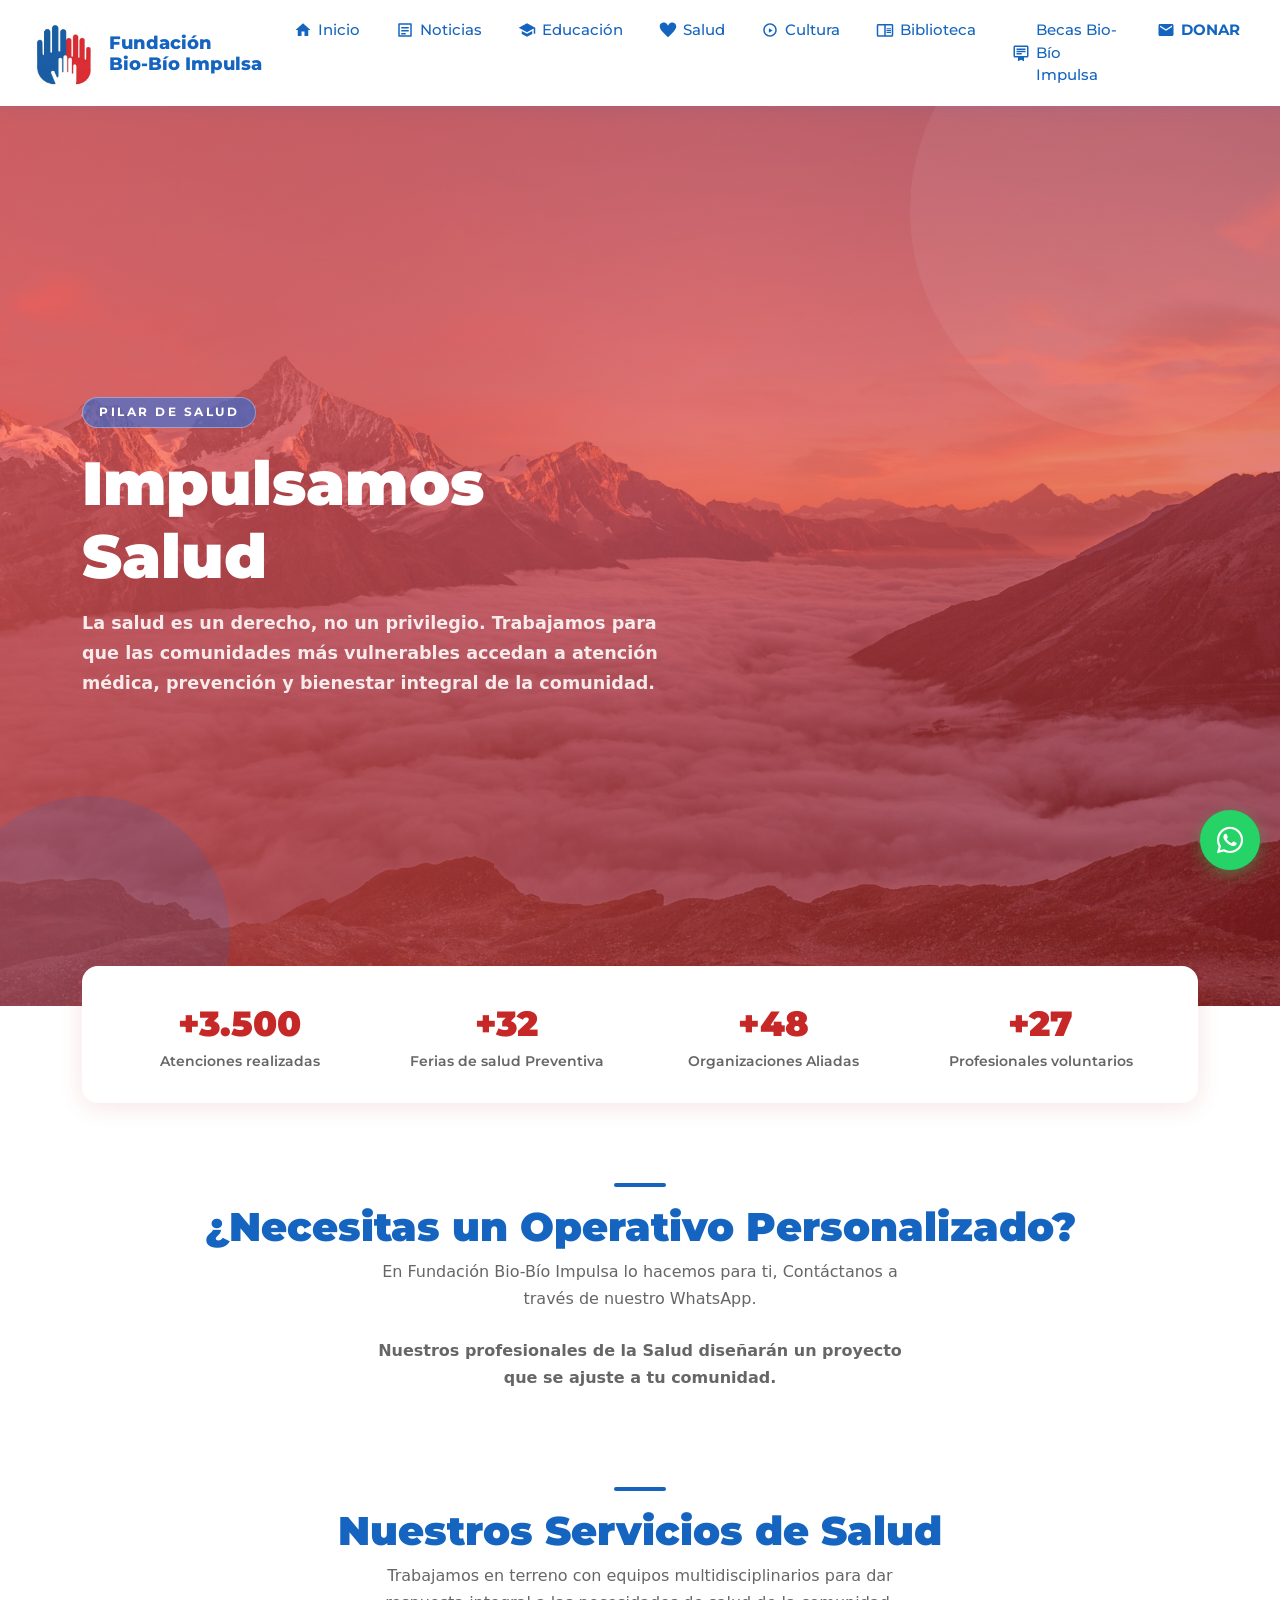
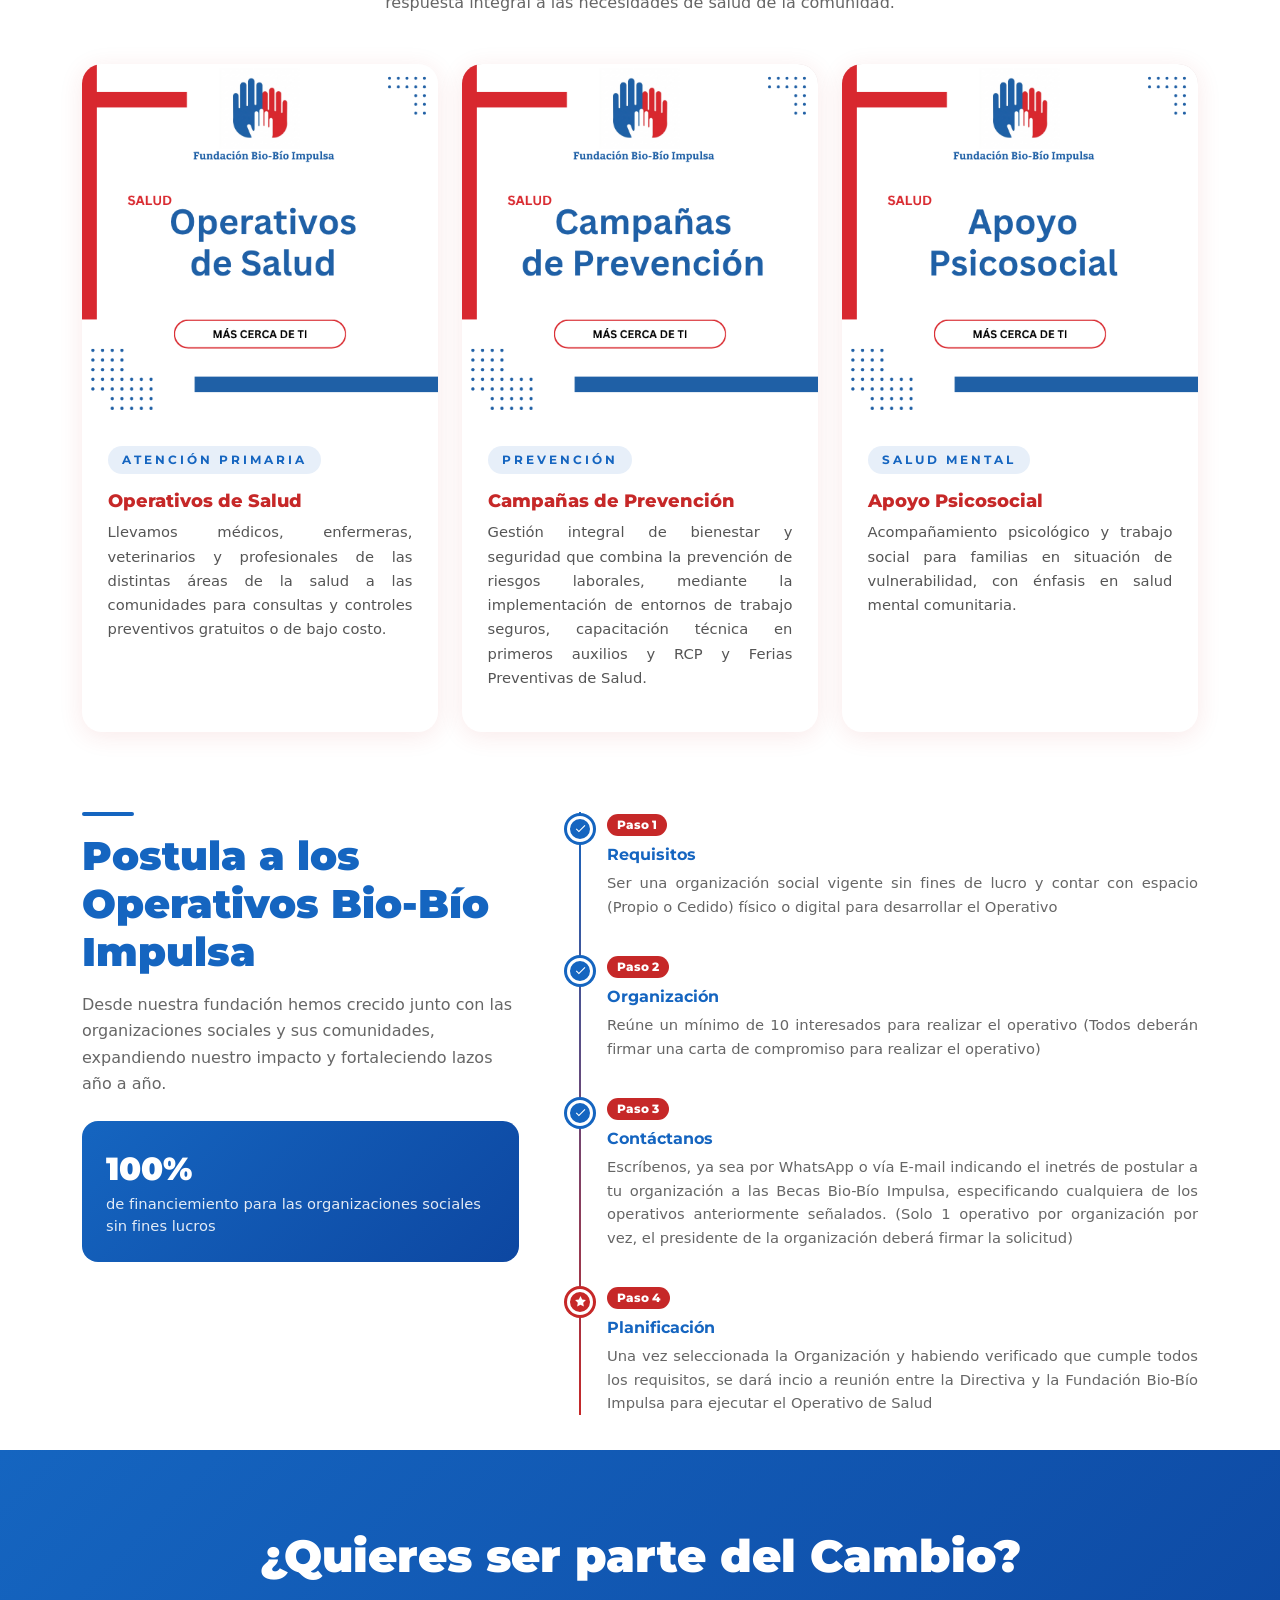
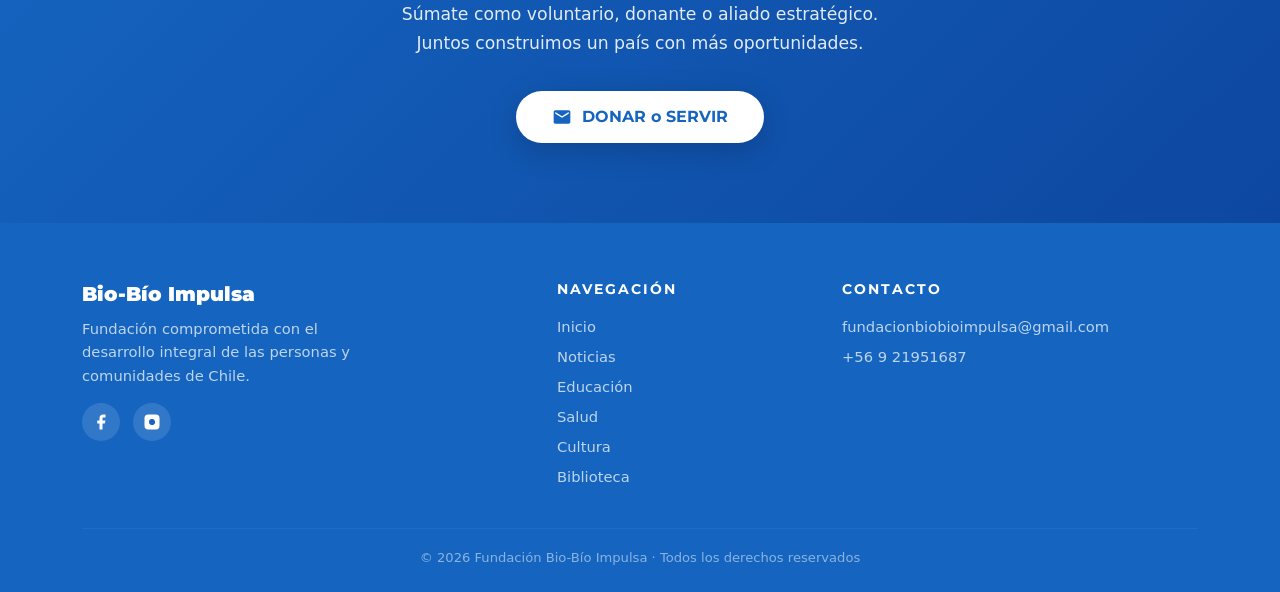
<file: salud.html>
<!DOCTYPE html>
<html lang="es">
<head>
  <meta name="google-site-verification" content="KuddtsvOHKY2XH_wyzGKEvyNOOTwqOxlaRUiJKWEFEY" />
  <!-- Google tag (gtag.js) -->
  <script async src="https://www.googletagmanager.com/gtag/js?id=G-ND0Z3VTGZV"></script>
  <script>
    window.dataLayer = window.dataLayer || [];
    function gtag(){dataLayer.push(arguments);}
    gtag('js', new Date());

    gtag('config', 'G-ND0Z3VTGZV');
  </script>
  <meta charset="UTF-8"/>
  <meta name="viewport" content="width=device-width, initial-scale=1.0"/>
  <title>Salud · Fundación Bio-Bío Impulsa</title>
  <meta property="og:image" content="https://www.fundacionbiobioimpulsa.cl/static/fundacion_logo.jpeg">
    <meta property="og:image:width" content="300px">
    <meta property="og:image:height" content="300px">
    <meta property="keywords" content="Fundación, cursos gratis, cursos para emprendedores, operativos de salud">
    <meta name="description" content="Fundación Bio-Bío Impulsa tiene como misión promover el desarrollo humano integral, articulando recursos privados y públicos para ejecutar proyectos de alto impacto en Educación, Salud y Cultura. Buscamos mejorar la calidad de vida de las comunidades y la sostenibilidad de las organizaciones sociales.">

    <!-- Google / Search Engine Tags -->
    <meta itemprop="name" content="JBenAvil">
    <meta itemprop="Fundación Bio-Bío Impulsa tiene como misión promover el desarrollo humano integral, articulando recursos privados y públicos para ejecutar proyectos de alto impacto en Educación, Salud y Cultura. Buscamos mejorar la calidad de vida de las comunidades y la sostenibilidad de las organizaciones sociales." content="Fundación Bio-Bío Impulsa tiene como misión promover el desarrollo humano integral, articulando recursos privados y públicos para ejecutar proyectos de alto impacto en Educación, Salud y Cultura. Buscamos mejorar la calidad de vida de las comunidades y la sostenibilidad de las organizaciones sociales.">

    <!-- Links -->
    <link rel="icon" type="image/png" sizes="192x192" href="static/fundacion_logo.jpeg" />
    <link rel="icon" type="image/png" sizes="512x512" href="static/fundacion_logo.jpeg" />

    
    <link rel="icon" type="image/png" href="static/fundacion_logo.jpeg" />
    <link rel="manifest" href="manifest.json">
    <link rel="icon" href="static/fundacion_logo.jpeg" type="image/png">
    <link rel="stylesheet" href="style.css">
    <link rel="stylesheet" href="https://cdnjs.cloudflare.com/ajax/libs/font-awesome/6.4.0/css/all.min.css">

  <link href="https://cdn.jsdelivr.net/npm/bootstrap@5.3.3/dist/css/bootstrap.min.css" rel="stylesheet"/>
  <link href="https://fonts.googleapis.com/css2?family=Montserrat:wght@400;600;700;900&family=Open+Sans:wght@400;600&display=swap" rel="stylesheet"/>
  <style>
    /* HERO */
    .page-hero {
      min-height: 100vh;
      background: linear-gradient(120deg, rgba(253, 93, 88, 0.72) 0%, rgba(198,40,40,0.55) 100%),
        url('static/fondo_head.jpg') center center / cover no-repeat;
      display: flex;
      align-items: center;
      position: relative;
      overflow: hidden;
    }
    
    .page-hero::before { 
      content: ''; 
      position: absolute; 
      width: 450px; 
      height: 450px; 
      border-radius: 50%; 
      background: rgba(255,255,255,0.06); 
      top: -120px; 
      right: -80px; 
    }

    .page-hero::after { 
      content: ''; 
      position: absolute; 
      width: 280px; 
      height: 280px; 
      border-radius: 50%; 
      background: rgba(21,101,192,0.15); 
      bottom: -70px; 
      left: -50px; 
    }

    .page-hero h1 { 
      font-family: 'Montserrat', sans-serif; 
      font-weight: 900; 
      font-size: clamp(2.2rem,5vw,3.8rem); 
      position: relative; 
      z-index: 1; 
    }

    .page-hero p { 
      font-size: 1.1rem; 
      opacity: 0.88; 
      max-width: 600px; 
      line-height: 1.7; 
      position: relative; 
      z-index: 1; 
    }

    .hero-badge-inner { 
      display: inline-block; 
      background: rgba(19, 118, 247, 0.527); 
      border: 1.5px solid rgba(255,255,255,0.35); 
      color: #fff; font-family: 'Montserrat', sans-serif; 
      font-weight: 700; 
      font-size: 0.78rem; 
      letter-spacing: 2.5px; 
      text-transform: uppercase; 
      padding: 5px 16px; 
      border-radius: 50px; 
      margin-bottom: 1.2rem; 
      position: relative; 
      z-index: 1; 
    }

    /* STATS */
    .stats-bar { 
      background: #fff; 
      box-shadow: 0 4px 24px rgba(198,40,40,0.12); 
      border-radius: 16px; 
      margin-top: -2.5rem; 
      position: relative; 
      z-index: 10; 
      padding: 2rem; 
    }

    .stat-num { 
      font-family: 'Montserrat', sans-serif; 
      font-weight: 900; 
      font-size: 2.2rem; 
      color: var(--rojo); 
    }

    .stat-label { 
      font-size: 0.85rem; 
      color: #666; 
      font-family: 'Montserrat', sans-serif; 
      font-weight: 600; 
    }

    .stat-divider { border-left: 1.5px solid #e2e8f0; }

    /* SERVICIOS CARDS */
    .srv-card { 
      border: none; 
      border-radius: 20px; 
      overflow: hidden; 
      box-shadow: 0 4px 24px rgba(198,40,40,0.10); 
      transition: transform 0.28s cubic-bezier(.34,1.56,.64,1), box-shadow 0.2s; 
      background: #fff; 
    }

    .srv-card:hover { 
      transform: translateY(-8px); 
      box-shadow: 0 16px 40px rgba(198,40,40,0.18);
    }

    .srv-card-top { 
      width: 100%; 
      height: auto; 
      overflow: hidden; 
      display: block; 
      background: #e8d5d5; 
    }

    .srv-card-top img { 
      width: 100%; 
      height: 100%; 
      object-fit: cover; 
      object-position: center; 
      display: block; 
    }

    .srv-card-top svg { 
      width: 70px; 
      height: 70px; 
    }

    .srv-card-body { padding: 1.6rem; }

    .srv-card-body h5 { 
      font-family: 'Montserrat', sans-serif; 
      font-weight: 800; 
      font-size: 1.1rem; 
      color: var(--rojo); 
      margin-bottom: 0.6rem; 
    }

    .srv-card-body p { 
      font-size: 0.92rem; 
      line-height: 1.65; 
      color: #555; 
    }

  
    /* INFO SECTION */
    .sec-title { 
      font-family: 'Montserrat', sans-serif; 
      font-weight: 900; 
      font-size: clamp(1.7rem,3.5vw,2.5rem); 
      color: var(--rojo); 
    }

    .sec-line { 
      width: 52px; 
      height: 4px; 
      background: var(--rojo); 
      border-radius: 2px; 
      margin-bottom: 1rem; 
    }

    .sec-sub { 
      color: #666; 
      font-size: 1rem; 
      line-height: 1.65; 
    }

    /* ACCORDION */
    .accordion-button { 
      font-family: 'Montserrat', sans-serif; 
      font-weight: 700; 
      font-size: 0.98rem; 
      color: var(--rojo) !important;
      background: #fff !important; 
      border: none; 
      box-shadow: none !important; 
    }

    .accordion-button::after { filter: hue-rotate(200deg); }

    .accordion-button:not(.collapsed) { 
      color: var(--rojo) !important; 
      background: rgba(198,40,40,0.04) !important; 
    }

    .accordion-item { 
      border: 1.5px solid rgba(198,40,40,0.15) !important; 
      border-radius: 12px !important;
       margin-bottom: 0.8rem; 
       overflow: hidden; 
      }

    /* MAP PLACEHOLDER */
    .coverage-map { 
      background: linear-gradient(135deg, rgba(198,40,40,0.08) 0%, rgba(21,101,192,0.06) 100%); 
      border-radius: 20px; 
      padding: 3rem 2rem; 
      text-align: center; 
      border: 2px dashed rgba(198,40,40,0.25); 
    }

    .coverage-item { 
      display: flex; 
      align-items: center; 
      gap: 12px; 
      padding: 0.8rem 0; 
      border-bottom: 1px solid rgba(0,0,0,0.06); 
    }

    .coverage-item:last-child { border-bottom: none; }

    .coverage-dot { 
      width: 12px; 
      height: 12px; 
      border-radius: 50%; 
      background: var(--rojo); 
      flex-shrink: 0; 
    }

   /* SECTION TITLES */
    .sec-title { 
      font-family: 'Montserrat', sans-serif; 
      font-weight: 900; 
      font-size: clamp(1.7rem,3.5vw,2.5rem); 
      color: var(--azul); 
    }

    .sec-sub { 
      color: #666; 
      font-size: 1rem; 
      line-height: 1.65; 
      max-width: 560px; 
    }

    .sec-line { 
      width: 52px; 
      height: 4px; 
      background: var(--azul); 
      border-radius: 2px; 
      margin-bottom: 1rem; 
    }

    /* TIMELINE */
    .timeline { 
      position: relative; 
      padding-left: 2.5rem; 
    }

    .timeline::before { 
      content: ''; 
      position: absolute; 
      left: 12px; 
      top: 0; 
      bottom: 0;
      width: 2px; 
      background: linear-gradient(180deg, var(--azul) 0%, var(--rojo) 100%); 
    }

    .timeline-item { position: relative; margin-bottom: 2.2rem; }

    .timeline-dot {
       position: absolute; 
       left: -2.5rem; 
       top: 4px; 
       width: 26px; 
       height: 26px; 
       border-radius: 50%; 
       background: var(--azul); 
       border: 3px solid #fff; 
       box-shadow: 0 0 0 3px var(--azul); 
       display: flex; 
       align-items: center; 
       justify-content: center;
       }

    .timeline-dot svg { 
      width: 13px; 
      height: 13px; 
      fill: #fff; 
    }

    .timeline-title { 
      font-family: 'Montserrat', sans-serif; 
      font-weight: 700; 
      font-size: 1.02rem; 
      color: var(--azul); 
      margin-bottom: 0.3rem; 
    }

    .timeline-text { 
      font-size: 0.92rem; 
      color: #666; 
      line-height: 1.6; 
    }

    .timeline-year { 
      display: inline-block; 
      font-family: 'Montserrat', sans-serif; 
      font-weight: 800; 
      font-size: 0.75rem; 
      background: var(--rojo); 
      color: #fff; 
      padding: 2px 10px; 
      border-radius: 20px; 
      margin-bottom: 0.4rem; 
    }

    /* CTA */
    .cta-band { 
      background: linear-gradient(135deg, var(--azul) 0%, #0d47a1 100%); 
      color: #fff; 
      padding: 4rem 2rem; 
      text-align: center; 
    }

    .cta-band h2 { 
      font-family: 'Montserrat', sans-serif; 
      font-weight: 900; 
      font-size: clamp(1.6rem,3.5vw,2.4rem); 
      margin-bottom: 0.8rem; 
    }

    .cta-band p { opacity: 0.88; max-width: 500px; margin: 0 auto 1.8rem; line-height: 1.7; }

    .btn-cta-white { 
      display: inline-flex; 
      align-items: center; 
      gap: 8px; 
      background: #fff; 
      color: var(--azul); 
      font-family: 'Montserrat', sans-serif; 
      font-weight: 700; 
      padding: 13px 30px; 
      border-radius: 50px; 
      text-decoration: none; 
      transition: transform 0.2s, background 0.2s, color 0.2s;
     }

    .btn-cta-white:hover { background: var(--rojo); color: #fff; transform: translateY(-3px) scale(1.05); }


    /* CTA */
    .cta-band { 
      background: linear-gradient(135deg, var(--azul) 0%, #0d47a1 100%); 
      color: #fff; 
      padding: 4rem 2rem; 
      text-align: center; 
    }

    .cta-band h2 { 
      font-family: 'Montserrat', sans-serif; 
      font-weight: 900; 
      font-size: clamp(1.6rem,3.5vw,2.4rem); 
      margin-bottom: 0.8rem; 
    }

    .cta-band p { 
      opacity: 0.88; 
      max-width: 500px; 
      margin: 0 auto 1.8rem; 
      line-height: 1.7; 
    }

    .btn-cta-white { 
      display: inline-flex; 
      align-items: center; 
      gap: 8px; 
      background: #fff; 
      color: var(--azul); 
      font-family: 'Montserrat', sans-serif; 
      font-weight: 700; 
      padding: 13px 30px; 
      border-radius: 50px; 
      text-decoration: none; 
      transition: transform 0.2s, background 0.2s, color 0.2s; 
    }

    .btn-cta-white:hover { 
      background: var(--rojo); 
      color: #fff; 
      transform: translateY(-3px) scale(1.05); 
    }

  </style>
</head>
<body>
<script src="app.js"></script>


<!-- ╔══════════════════════════════╗ -->
<!-- ║           NAVBAR             ║ -->
<!-- ╚══════════════════════════════╝ -->
<nav class="navbar navbar-expand-lg">
  <div class="container-fluid px-4">
    <!-- Brand con logo -->
    <a class="navbar-brand d-flex align-items-center" href="index.html">
      <img src="static/fundacion_logo.jpeg" height="80px" width="auto" class="nav-logo-img">
      <span>Fundación<br/>Bio-Bío Impulsa</span>
    </a>

    <!-- Botón Hamburguesa -->
    <button class="navbar-toggler" type="button" data-bs-toggle="collapse" data-bs-target="#navMenu">
      <span class="navbar-toggler-icon"></span>
    </button>

    <!-- Menú Desplegable (Ahora Lateral en Móvil) -->
    <div class="collapse navbar-collapse justify-content-end menu-movil-lateral" id="navMenu">
      
      <!-- Botón X para cerrar en móvil -->
      <button class="btn-close-menu d-lg-none" type="button" data-bs-toggle="collapse" data-bs-target="#navMenu">
        &times;
      </button>

      <ul class="navbar-nav gap-1">
        <li class="nav-item">
          <a class="nav-link" href="index.html">
            <svg viewBox="0 0 24 24" xmlns="http://www.w3.org/2000/svg"><path d="M10 20v-6h4v6h5v-8h3L12 3 2 12h3v8z"/></svg>
            Inicio
          </a>
        </li>
        <li class="nav-item">
          <a class="nav-link" href="noticias.html">
            <svg viewBox="0 0 24 24" xmlns="http://www.w3.org/2000/svg"><path d="M20 3H4a1 1 0 0 0-1 1v16a1 1 0 0 0 1 1h16a1 1 0 0 0 1-1V4a1 1 0 0 0-1-1zm-1 16H5V5h14v14zM7 8h10v2H7V8zm0 4h10v2H7v-2zm0 4h6v2H7v-2z"/></svg>
            Noticias
          </a>
        </li>
        <li class="nav-item">
          <a class="nav-link" href="educacion.html">
            <svg viewBox="0 0 24 24" xmlns="http://www.w3.org/2000/svg"><path d="M12 3L1 9l11 6 9-4.91V17h2V9L12 3zM5 13.18v4L12 21l7-3.82v-4L12 17l-7-3.82z"/></svg>
            Educación
          </a>
        </li>
        <li class="nav-item">
          <a class="nav-link" href="salud.html">
            <svg viewBox="0 0 24 24" xmlns="http://www.w3.org/2000/svg"><path d="M12 21.593c-5.63-5.539-11-10.297-11-14.402 0-3.791 3.068-5.191 5.281-5.191 1.312 0 4.151.501 5.719 4.457 1.59-3.968 4.464-4.447 5.726-4.447 2.54 0 5.274 1.621 5.274 5.181 0 4.069-5.136 8.625-11 14.402z"/></svg>
            Salud
          </a>
        </li>
        <li class="nav-item">
          <a class="nav-link" href="cultura.html">
            <svg viewBox="0 0 24 24" xmlns="http://www.w3.org/2000/svg"><path d="M12 3c-4.97 0-9 4.03-9 9s4.03 9 9 9 9-4.03 9-9-4.03-9-9-9zm0 16c-3.86 0-7-3.14-7-7s3.14-7 7-7 7 3.14 7 7-3.14 7-7 7zm-1.5-9.5l5 3-5 3v-6z"/></svg>
            Cultura
          </a>
        </li>
        <li class="nav-item">
          <a class="nav-link" href="biblioteca.html">
            <svg viewBox="0 0 24 24" xmlns="http://www.w3.org/2000/svg">
              <path d="M21 4H3c-1.1 0-2 .9-2 2v13c0 1.1.9 2 2 2h18c1.1 0 2-.9 2-2V6c0-1.1-.9-2-2-2zM3 19V6h8v13H3zm18 0h-8V6h8v13zm-7-9.5h6V11h-6zm0 2.5h6v1.5h-6zm0 2.5h6V16h-6z" />
            </svg>
            Biblioteca
          </a>
        </li>
        <!-----
        <li class="nav-item">
          <a class="nav-link" href="impulso_emprendedor.html">
            <svg viewBox="0 0 24 24" xmlns="http://www.w3.org/2000/svg">
              <path d="M3 21h18v-2H3v2zm2-4h2v-8H5v8zm4 0h2V5H9v12zm4 0h2v-6h-2v6zm4 0h2V3h-2v14z"/>
            </svg>
            Impulso Emprendedor
          </a>
        </li>
        -->
        <li class="nav-item">
          <a class="nav-link" href="becas_biobio_impulsa.html">
            <svg viewBox="0 0 24 24" xmlns="http://www.w3.org/2000/svg">
              <path d="M20 2H4c-1.11 0-2 .89-2 2v12c0 1.11.89 2 2 2h4v5l4-2 4 2v-5h4c1.11 0 2-.89 2-2V4c0-1.11-.89-2-2-2zm0 14H4V4h16v12zM6 6h12v2H6V6zm0 3h12v2H6V9zm0 3h7v2H6v-2z"/>
            </svg>
            Becas Bio-Bío Impulsa
          </a>
        </li>
        <li class="nav-item">
          <a class="nav-link" href="donar.html">
            <svg width="20" height="20" viewBox="0 0 24 24" fill="currentColor">
              <path d="M20 4H4c-1.1 0-2 .9-2 2v12c0 1.1.9 2 2 2h16c1.1 0 2-.9 2-2V6c0-1.1-.9-2-2-2zm0 4l-8 5-8-5V6l8 5 8-5v2z"/>
            </svg>
            <b>DONAR</b>
          </a>
        </li>
      </ul>
    </div>
  </div>
</nav>

<!-- HERO -->
<section class="page-hero">
  <div class="container">
    <div class="hero-badge-inner">Pilar de Salud</div>
    <h1 class="mb-3" style="color: #fff;">Impulsamos<br/>Salud</h1>
    <p style="color: #fff;"><b>La salud es un derecho, no un privilegio. Trabajamos para que las comunidades más vulnerables accedan a atención médica, 
      prevención y bienestar integral de la comunidad.</b></p>
  </div>
</section>

<!-- STATS -->
<div class="container" style="position:relative;z-index:10;">
  <div class="stats-bar">
    <div class="row g-3 text-center">
      <div class="col-6 col-md-3 text-center">
        <div class="stat-num">+3.500</div>
        <div class="stat-label">Atenciones realizadas</div>
      </div>
      <div class="col-6 col-md-3 text-center">
        <div class="stat-num">+32</div>
        <div class="stat-label">Ferias de salud Preventiva</div>
      </div>
      <div class="col-6 col-md-3 text-center">
        <div class="stat-num">+48</div>
        <div class="stat-label">Organizaciones Aliadas</div>
      </div>
      <div class="col-6 col-md-3 text-center">
        <div class="stat-num">+27</div>
        <div class="stat-label">Profesionales voluntarios</div>
      </div>
    </div>
  </div>
</div>

<!-- SERVICIOS -->
<section style="padding: 5rem 0; background: var(--gris);">
  <div class="container">
    <div class="text-center mb-5 fade-in-up">
      <div class="sec-line mx-auto"></div>
      <h2 class="sec-title">¿Necesitas un Operativo Personalizado?</h2>
      <p class="sec-sub mx-auto mt-2">En Fundación Bio-Bío Impulsa lo hacemos para ti, Contáctanos a través de nuestro WhatsApp.
        <br>
        <br>
        <b>Nuestros profesionales de la Salud diseñarán un proyecto que se ajuste a tu comunidad.</b></p>
    </div>
    <br>
    <br>

    <div class="text-center mb-5 fade-in-up">
      <div class="sec-line mx-auto"></div>
      <h2 class="sec-title">Nuestros Servicios de Salud</h2>
      <p class="sec-sub mx-auto mt-2">Trabajamos en terreno con equipos multidisciplinarios para dar respuesta integral a las necesidades de salud de la comunidad.</p>
    </div>
    <div class="row g-4">
      <div class="col-sm-6 col-lg-4 fade-in-up">
        <div class="srv-card h-100">
          <div class="srv-card-top">
            <img src="static/salud/operativos_salud.png" alt="Operativos de Salud Gratuitos">
          </div>
          <div class="srv-card-body">
            <div class="srv-tag" style="background:rgba(21,101,192,0.1);color:var(--azul);">Atención Primaria</div>
            <h5>Operativos de Salud</h5>
            <p style="text-align: justify;">Llevamos médicos, enfermeras, veterinarios y profesionales de las distintas áreas de la salud a las comunidades para consultas y controles preventivos gratuitos o de bajo costo.</p>
          </div>
        </div>
      </div>
      <div class="col-sm-6 col-lg-4 fade-in-up">
        <div class="srv-card h-100">
          <div class="srv-card-top">
            <img src="static/salud/campanas_prevencion.png" alt="Campañas de Prevención">
          </div>
          <div class="srv-card-body">
            <div class="srv-tag" style="background:rgba(21,101,192,0.1);color:var(--azul);">Prevención</div>
            <h5>Campañas de Prevención</h5>
            <p style="text-align: justify;">Gestión integral de bienestar y seguridad que combina la prevención de riesgos laborales, mediante la implementación de entornos de trabajo seguros, capacitación técnica en primeros auxilios y RCP y Ferias Preventivas de Salud.</p>
          </div>
        </div>
      </div>
      <div class="col-sm-6 col-lg-4 fade-in-up">
        <div class="srv-card h-100">
          <div class="srv-card-top">
            <img src="static/salud/apoyo_psicosocial.png" alt="Apoyo Psicosocial">
          </div>
          <div class="srv-card-body">
            <div class="srv-tag" style="background:rgba(21,101,192,0.1);color:var(--azul);">Salud Mental</div>
            <h5>Apoyo Psicosocial</h5>
            <p style="text-align: justify;">Acompañamiento psicológico y trabajo social para familias en situación de vulnerabilidad, con énfasis en salud mental comunitaria.</p>
          </div>
        </div>
      </div>
    </div>
  </div>
</section>

<!-- TIMELINE -->
<section style="background: #fff;">
  <div class="container">
    <div class="row align-items-start g-3 g-lg-5">
      <div class="col-lg-5 fade-in-up">
        <div class="sec-line"></div>
        <h2 class="sec-title mb-3">Postula a los Operativos Bio-Bío Impulsa</h2>
        <p class="sec-sub">Desde nuestra fundación hemos crecido junto con las organizaciones sociales y sus comunidades, expandiendo nuestro impacto y fortaleciendo lazos año a año.</p>
        <div class="mt-4 p-4 rounded-4" style="background:linear-gradient(135deg,var(--azul) 0%,#0d47a1 100%);color:#fff;">
          <div style="font-family:'Montserrat',sans-serif;font-weight:900;font-size:2rem;">100%</div>
          <div style="font-size:0.92rem;opacity:0.88;">de financiemiento para las organizaciones sociales sin fines lucros</div>
        </div>
      </div>
      <div class="col-lg-7 fade-in-up">
        <div class="timeline">
          <div class="timeline-item">
            <div class="timeline-dot"><svg viewBox="0 0 24 24"><path d="M9 16.17L4.83 12l-1.42 1.41L9 19 21 7l-1.41-1.41z"/></svg></div>
            <div class="timeline-year">Paso 1</div>
            <div class="timeline-title">Requisitos</div>
            <div class="timeline-text" style="text-align: justify;">Ser una organización social vigente sin fines de lucro y contar con espacio  (Propio o Cedido) físico o digital para desarrollar el Operativo</div>
          </div>
          <div class="timeline-item">
            <div class="timeline-dot"><svg viewBox="0 0 24 24"><path d="M9 16.17L4.83 12l-1.42 1.41L9 19 21 7l-1.41-1.41z"/></svg></div>
            <div class="timeline-year">Paso 2</div>
            <div class="timeline-title">Organización</div>
            <div class="timeline-text" style="text-align: justify;">Reúne un mínimo de 10 interesados para realizar el operativo (Todos deberán firmar una carta de compromiso para realizar el operativo)</div>
          </div>
          <div class="timeline-item">
            <div class="timeline-dot"><svg viewBox="0 0 24 24"><path d="M9 16.17L4.83 12l-1.42 1.41L9 19 21 7l-1.41-1.41z"/></svg></div>
            <div class="timeline-year">Paso 3</div>
            <div class="timeline-title">Contáctanos</div>
            <div class="timeline-text" style="text-align: justify;">Escríbenos, ya sea por WhatsApp o vía E-mail indicando el inetrés de postular a tu organización a las Becas Bio-Bío Impulsa, especificando cualquiera de los operativos anteriormente señalados. (Solo 1 operativo por organización por vez, el presidente de la organización deberá firmar la solicitud)</div>
          </div>
          <div class="timeline-item">
            <div class="timeline-dot" style="background:var(--rojo);box-shadow:0 0 0 3px var(--rojo);"><svg viewBox="0 0 24 24"><path d="M12 2l3.09 6.26L22 9.27l-5 4.87 1.18 6.88L12 17.77l-6.18 3.25L7 14.14 2 9.27l6.91-1.01L12 2z"/></svg></div>
            <div class="timeline-year">Paso 4</div>
            <div class="timeline-title">Planificación</div>
            <div class="timeline-text" style="text-align: justify;">Una vez seleccionada la Organización y habiendo verificado que cumple todos los requisitos, se dará incio a reunión entre la Directiva y la Fundación Bio-Bío Impulsa para ejecutar el Operativo de Salud</div>
          </div>
        </div>
      </div>
    </div>
  </div>
</section>

<!-- ╔══════════════════════════════╗ -->
<!-- ║       SECCIÓN 3: CONTACTO   ║ -->
<!-- ╚══════════════════════════════╝ -->
<section id="contacto">
  <h2 class="fade-in-up">¿Quieres ser parte del Cambio?</h2>
  <p class="fade-in-up">Súmate como voluntario, donante o aliado estratégico. 
    <br>Juntos construimos un país con más oportunidades.</p>
    <a href="donar.html">
      <div class="btn-contacto fade-in-up">
        <svg width="20" height="20" viewBox="0 0 24 24" fill="currentColor"><path d="M20 4H4c-1.1 0-2 .9-2 2v12c0 1.1.9 2 2 2h16c1.1 0 2-.9 2-2V6c0-1.1-.9-2-2-2zm0 4l-8 5-8-5V6l8 5 8-5v2z"/></svg>
        DONAR o SERVIR
      </div>
    </a>
</section>
<div class="whatsapp-float" id="whatsappBtn">
    <i class="fab fa-whatsapp"></i>
</div>

<!-- ╔══════════════════════════════╗ -->
<!-- ║           FOOTER             ║ -->
<!-- ╚══════════════════════════════╝ -->
<footer>
  <div class="container">
    <div class="row gy-3">
      <div class="col-md-4">
        <div class="footer-brand">Bio-Bío Impulsa</div>
        <p class="footer-desc">
          Fundación comprometida con el desarrollo integral de las personas y comunidades 
          de Chile.
        </p>
        <div class="footer-social mt-3">
          <a href="https://www.facebook.com/share/18aPjv8rna/" title="Facebook">
            <svg width="18" height="18" viewBox="0 0 24 24" fill="currentColor"><path d="M18 2h-3a5 5 0 0 0-5 5v3H7v4h3v8h4v-8h3l1-4h-4V7a1 1 0 0 1 1-1h3z"/></svg>
          </a>
          <a href="https://www.instagram.com/fundacion_biobio_impulsa" title="Instagram">
            <svg width="18" height="18" viewBox="0 0 24 24" fill="currentColor"><rect x="2" y="2" width="20" height="20" rx="5" ry="5"/><path d="M16 11.37A4 4 0 1 1 12.63 8 4 4 0 0 1 16 11.37z" fill="#1565C0"/><line x1="17.5" y1="6.5" x2="17.51" y2="6.5" stroke="#1565C0" stroke-width="2"/></svg>
          </a>
        </div>
      </div>

      <div class="col-md-3 offset-md-1">
        <div class="footer-links-title">Navegación</div>
        <div class="footer-links">
          <a href="index.html">Inicio</a>
          <a href="noticias.html">Noticias</a>
          <a href="educacion.html">Educación</a>
          <a href="salud.html">Salud</a>
          <a href="cultura.html">Cultura</a>
          <a href="biblioteca.html">Biblioteca</a>
        </div>
      </div>

      <div class="col-md-3">
        <div class="footer-links-title">Contacto</div>
        <div class="footer-links">
          <a href="mailto:fundacionbiobioimpulsa@gmail.com">fundacionbiobioimpulsa@gmail.com</a>
          <a href="tel:+56412345678">+56 9 21951687</a>
        </div>
      </div>
    </div>

    <hr class="footer-divider"/>
    <div class="footer-copy">
      © 2026 Fundación Bio-Bío Impulsa · Todos los derechos reservados
    </div>
  </div>
</footer>
<script src="https://cdn.jsdelivr.net/npm/bootstrap@5.3.3/dist/js/bootstrap.bundle.min.js"></script>
</body>
</html>
</file>
<file: style.css>
:root {
      --azul: #1565C0;
      --azul-claro: #1976D2;
      --rojo: #C62828;
      --rojo-claro: #E53935;
      --blanco: #ffffff;
      --gris-claro: #f5f7fa;
      --texto: #1a1a2e;
    }

    * { box-sizing: border-box; margin: 0; padding: 0; }

    body {
      font-family: 'Open Sans', sans-serif;
      color: var(--texto);
      overflow-x: hidden;
    }

    /* ─── NAVBAR ─── */
    .navbar {
      background: var(--blanco) !important;
      box-shadow: 0 2px 16px rgba(21,101,192,0.10);
      padding: 0.5rem 1.5rem;
      position: sticky;
      top: 0;
      z-index: 1000;
    }

    .navbar-brand {
      height: 100%;
    }

    .navbar-brand span {
      font-family: 'Montserrat', sans-serif;
      font-weight: 800;
      font-size: 1.1rem;
      color: var(--azul);
      line-height: 1.2;
      margin-left: 5px;
    }

    .navbar-nav .nav-link {
      font-family: 'Montserrat', sans-serif;
      font-weight: 500;
      font-size: 0.95rem;
      color: var(--azul) !important;
      display: flex;
      align-items: center;
      gap: 6px;
      padding: 0.5rem 1rem !important;
      border-radius: 8px;
      transition: transform 0.22s cubic-bezier(.34,1.56,.64,1), color 0.18s, background 0.18s;
      position: relative;
    }

    .navbar-nav .nav-link svg {
      width: 18px;
      height: 18px;
      flex-shrink: 0;
      transition: fill 0.18s;
      fill: var(--azul);
    }

    .navbar-nav .nav-link:hover {
      transform: scale(1.12);
      color: var(--rojo) !important;
      background: rgba(198,40,40,0.06);
    }

    .navbar-nav .nav-link:hover svg {
      fill: var(--rojo);
    }

    .navbar-toggler {
      border-color: var(--azul);
    }
    .navbar-toggler-icon {
      background-image: url("data:image/svg+xml,%3csvg xmlns='http://www.w3.org/2000/svg' viewBox='0 0 30 30'%3e%3cpath stroke='%231565C0' stroke-linecap='round' stroke-miterlimit='10' stroke-width='2' d='M4 7h22M4 15h22M4 23h22'/%3e%3c/svg%3e");
    }
    

    /* ─── HERO ─── */
    #inicio {
      
      background: url('static/fondo_head.jpg') center center / cover no-repeat;
      display: flex;
      align-items: center;
      position: relative;
      
    }

    #inicio::before {
      content: '';
      position: absolute;
      inset: 0;
      background: linear-gradient(180deg, rgba(21,101,192,0.18) 0%, rgba(0,0,0,0.28) 100%);
    }

    .hero-content {
      position: relative;
      z-index: 2;
      color: var(--blanco);
      
    }

    .hero-badge {
      display: inline-block;
      background: rgba(255,255,255,0.18);
      border: 1.5px solid rgba(255,255,255,0.45);
      color: #fff;
      font-family: 'Montserrat', sans-serif;
      font-weight: 600;
      font-size: 0.82rem;
      letter-spacing: 2.5px;
      text-transform: uppercase;
      padding: 6px 18px;
      border-radius: 50px;
      
      backdrop-filter: blur(6px);
    }

    .hero-title {
      font-family: 'Montserrat', sans-serif;
      font-weight: 900;
      font-size: clamp(2.4rem, 6vw, 4.2rem);
      line-height: 1.1;
      text-shadow: 0 4px 24px rgba(0,0,0,0.25);
      margin-bottom: 1.2rem;
    }

    .hero-title span {
      color: #fff;
      background: linear-gradient(90deg, #fff 60%, #ffcdd2 100%);
      -webkit-background-clip: text;
      -webkit-text-fill-color: transparent;
      background-clip: text;
    }

    .hero-desc {
      font-size: 1.13rem;
      line-height: 1.7;
      color: rgba(255,255,255,0.92);
      max-width: 520px;
      margin-bottom: 2.2rem;
    }

    .hero-cta {
      display: inline-flex;
      align-items: center;
      gap: 10px;
      background: var(--blanco);
      color: var(--azul);
      font-family: 'Montserrat', sans-serif;
      font-weight: 700;
      font-size: 1rem;
      padding: 14px 32px;
      border-radius: 50px;
      text-decoration: none;
      box-shadow: 0 8px 32px rgba(21,101,192,0.25);
      transition: transform 0.2s, box-shadow 0.2s, background 0.2s, color 0.2s;
    }

    .hero-cta:hover {
      background: var(--rojo);
      color: #fff;
      transform: translateY(-3px) scale(1.04);
      box-shadow: 0 12px 36px rgba(198,40,40,0.35);
    }

    .hero-img-col {
      display: flex;
      justify-content: flex-end;
      align-items: center;
      position: relative;
      z-index: 2;
    }

    .hero-logo-card {
      background: rgba(255,255,255,0.15);
      border: 1.5px solid rgba(255,255,255,0.3);
      backdrop-filter: blur(12px);
      border-radius: 24px;
      padding: 2.5rem;
      text-align: center;
      max-width: 320px;
      width: 100%;
    }

    .hero-logo-card svg {
      width: 120px;
      height: 120px;
    }

    .hero-logo-card h3 {
      font-family: 'Montserrat', sans-serif;
      font-weight: 900;
      color: #fff;
      font-size: 1.4rem;
    }

    .hero-logo-card p {
      color: rgba(255,255,255,0.82);
      font-size: 0.92rem;
      margin-top: 0.5rem;
    }

    /* ─── SCROLL INDICATOR ─── */
    .scroll-down {
      position: absolute;
      bottom: 2rem;
      left: 50%;
      transform: translateX(-50%);
      z-index: 3;
      display: flex;
      flex-direction: column;
      align-items: center;
      gap: 6px;
      color: rgba(255,255,255,0.7);
      font-size: 0.78rem;
      letter-spacing: 2px;
      text-transform: uppercase;
      font-family: 'Montserrat', sans-serif;
      animation: bounce 2s infinite;
    }

    @keyframes bounce {
      0%, 100% { transform: translateX(-50%) translateY(0); }
      50% { transform: translateX(-50%) translateY(8px); }
    }

    /* ─── SECTION TITLE ─── */
    .section-title {
      font-family: 'Montserrat', sans-serif;
      font-weight: 900;
      font-size: clamp(1.8rem, 4vw, 2.8rem);
      margin-bottom: 0.6rem;
    }

    .section-label {
      font-family: 'Montserrat', sans-serif;
      font-weight: 700;
      font-size: 0.78rem;
      letter-spacing: 3px;
      text-transform: uppercase;
     
      opacity: 0.65;
    }

    .section-line {
      width: 56px;
      height: 4px;
      border-radius: 2px;
    }

    /* ─── SERVICIOS ─── */
    #servicios {
      padding: 0;
    }

    /* ─── EDUCACIÓN (fondo blanco, img izquierda) ─── */
    .servicio-edu {
      background: var(--blanco);
      min-height: 520px;
    }

    /* ─── SALUD (fondo rojo, img derecha) ─── */
    .servicio-salud {
      background: linear-gradient(135deg, var(--rojo) 0%, var(--rojo-claro) 100%);
      min-height: 520px;
    }

    /* ─── CULTURA (fondo gris claro, img izquierda) ─── */
    .servicio-cultura {
      background: var(--gris-claro);
      min-height: 520px;
    }

    /* ─── SERVICE CARD ─── */
    .srv-img-col {
      display: flex;
      align-items: stretch;
      justify-content: center;
      min-height: 420px;
      padding: 0 !important;
      overflow: hidden;
    }

    .srv-icon-wrap {
      width: 100%;
      min-height: 380px;
      display: flex;
      align-items: center;
      justify-content: center;
      flex-direction: column;
      gap: 1.5rem;
      padding: 3rem 2rem;
      position: relative;
    }

    .srv-icon-bg {
      width: 180px;
      height: 180px;
      border-radius: 50%;
      display: flex;
      align-items: center;
      justify-content: center;
      position: relative;
    }

    .srv-icon-bg svg {
      width: 100px;
      height: 100px;
    }

    .srv-icon-ring {
      position: absolute;
      width: 210px;
      height: 210px;
      border-radius: 50%;
      border: 3px solid;
      opacity: 0.25;
      animation: rotate-ring 8s linear infinite;
    }

    @keyframes rotate-ring {
      from { transform: rotate(0deg); }
      to { transform: rotate(360deg); }
    }

    .srv-decorativo {
      position: absolute;
      border-radius: 50%;
      opacity: 0.08;
    }

    .srv-info-col {
      display: flex;
      align-items: center;
      padding: 3.5rem 3rem !important;
    }

    .srv-info-inner {
      max-width: 500px;
    }

    .srv-tag {
      display: inline-block;
      font-family: 'Montserrat', sans-serif;
      font-weight: 700;
      font-size: 0.75rem;
      letter-spacing: 3px;
      text-transform: uppercase;
      padding: 5px 14px;
      border-radius: 50px;
      margin-bottom: 1rem;
    }

    .srv-title {
      font-family: 'Montserrat', sans-serif;
      font-weight: 900;
      font-size: clamp(1.7rem, 3.5vw, 2.4rem);
      line-height: 1.15;
      margin-bottom: 1rem;
    }

    .srv-desc {
      font-size: 1.02rem;
      line-height: 1.75;
      margin-bottom: 1.8rem;
    }

    .btn-ver-mas {
      display: inline-flex;
      align-items: center;
      gap: 10px;
      font-family: 'Montserrat', sans-serif;
      font-weight: 700;
      font-size: 0.95rem;
      padding: 13px 30px;
      border-radius: 50px;
      text-decoration: none;
      transition: transform 0.22s cubic-bezier(.34,1.56,.64,1), box-shadow 0.2s, background 0.2s, color 0.2s;
      border: 2.5px solid transparent;
    }

    .btn-ver-mas:hover {
      transform: translateY(-3px) scale(1.05);
      box-shadow: 0 10px 30px rgba(0,0,0,0.18);
    }

    /* Edu btn */
    .btn-edu {
      background: var(--azul);
      color: #fff;
      border-color: var(--azul);
    }
    .btn-edu:hover {
      background: var(--rojo);
      color: #fff;
      border-color: var(--rojo);
    }

    /* Salud btn */
    .btn-salud {
      background: #fff;
      color: var(--rojo);
      border-color: #fff;
    }
    .btn-salud:hover {
      background: transparent;
      color: #fff;
      border-color: #fff;
    }

    /* Cultura btn */
    .btn-cultura {
      background: var(--azul);
      color: #fff;
      border-color: var(--azul);
    }
    .btn-cultura:hover {
      background: var(--rojo);
      color: #fff;
      border-color: var(--rojo);
    }

    /* edu icon bg */
    .icon-bg-edu {
      background: rgba(21,101,192,0.12);
    }
    .icon-bg-edu .srv-icon-ring { border-color: var(--azul); }

    /* salud icon bg */
    .icon-bg-salud {
      background: rgba(255,255,255,0.15);
    }
    .icon-bg-salud .srv-icon-ring { border-color: rgba(255,255,255,0.6); }

    /* cultura icon bg */
    .icon-bg-cultura {
      background: rgba(21,101,192,0.10);
    }
    .icon-bg-cultura .srv-icon-ring { border-color: var(--azul); }

    /* ─── CTA SECTION ─── */
    #contacto {
      background: linear-gradient(135deg, var(--azul) 0%, #0d47a1 100%);
      padding: 5rem 2rem;
      text-align: center;
      color: #fff;
    }

    #contacto h2 {
      font-family: 'Montserrat', sans-serif;
      font-weight: 900;
      font-size: clamp(1.8rem, 4vw, 2.8rem);
      margin-bottom: 1rem;
    }

    #contacto p {
      font-size: 1.08rem;
      opacity: 0.88;
      max-width: 540px;
      margin: 0 auto 2rem;
      line-height: 1.7;
    }

    .btn-contacto {
      display: inline-flex;
      align-items: center;
      gap: 10px;
      background: #fff;
      color: var(--azul);
      font-family: 'Montserrat', sans-serif;
      font-weight: 700;
      font-size: 1rem;
      padding: 14px 36px;
      border-radius: 50px;
      text-decoration: none;
      transition: transform 0.22s cubic-bezier(.34,1.56,.64,1), background 0.2s, color 0.2s, box-shadow 0.2s;
      box-shadow: 0 8px 30px rgba(0,0,0,0.18);
    }

    .btn-contacto:hover {
      background: var(--rojo);
      color: #fff;
      transform: translateY(-3px) scale(1.05);
    }

    /* ─── FOOTER ─── */
    footer {
      background: var(--azul);
      color: rgba(255,255,255,0.9);
      padding: 3.5rem 2rem 1.5rem;
    }

    .footer-brand {
      font-family: 'Montserrat', sans-serif;
      font-weight: 900;
      font-size: 1.25rem;
      color: #fff;
      margin-bottom: 0.5rem;
    }

    .footer-desc {
      font-size: 0.92rem;
      color: rgba(255,255,255,0.72);
      line-height: 1.6;
      max-width: 280px;
    }

    .footer-links-title {
      font-family: 'Montserrat', sans-serif;
      font-weight: 700;
      color: #fff;
      font-size: 0.88rem;
      letter-spacing: 2px;
      text-transform: uppercase;
      margin-bottom: 1rem;
    }

    .footer-links a {
      display: block;
      color: rgba(255,255,255,0.72);
      text-decoration: none;
      font-size: 0.92rem;
      margin-bottom: 0.5rem;
      transition: color 0.18s, padding-left 0.18s;
    }

    .footer-links a:hover {
      color: #fff;
      padding-left: 6px;
    }

    .footer-divider {
      border-color: rgba(255,255,255,0.18);
      margin: 2rem 0 1.2rem;
    }

    .footer-copy {
      font-size: 0.82rem;
      color: rgba(255,255,255,0.5);
      text-align: center;
    }

    .footer-social a {
      display: inline-flex;
      align-items: center;
      justify-content: center;
      width: 38px;
      height: 38px;
      border-radius: 50%;
      background: rgba(255,255,255,0.12);
      color: #fff;
      margin-right: 8px;
      text-decoration: none;
      transition: background 0.18s, transform 0.18s;
    }

    .footer-social a:hover {
      background: var(--rojo);
      transform: scale(1.12);
    }

    /* ─── ANIMACIONES ─── */
    .fade-in-up {
      opacity: 0;
      transform: translateY(30px);
      transition: opacity 0.65s ease, transform 0.65s ease;
    }
    .fade-in-up.visible {
      opacity: 1;
      transform: translateY(0);
    }

    /* ─── MENÚ LATERAL MÓVIL (Efecto De Derecha a Izquierda) ─── */
@media (max-width: 991px) {
  .menu-movil-lateral {
    position: fixed;
    top: 0;
    right: -100%; /* Oculto completamente a la derecha */
    width: 280px; /* Ancho del menú lateral */
    height: 100vh;
    background-color: var(--blanco, #ffffff);
    box-shadow: -4px 0 16px rgba(0, 0, 0, 0.15);
    z-index: 1050;
    padding: 5rem 1.5rem 2rem 1.5rem;
    transition: right 0.3s ease-in-out; /* Animación suave */
    display: block !important; /* Sobrescribe el display none de Bootstrap */
  }

  /* Cuando Bootstrap activa la clase show, el menú entra en pantalla */
  .menu-movil-lateral.show {
      right: 0;
    }

    /* Forzamos que los items se listen verticalmente en móvil */
    .menu-movil-lateral .navbar-nav {
      position: fixed;
      flex-direction: column;
      gap: 15px !important;
    }

    /* Botón X de Cierre */
    .btn-close-menu {
      position: absolute;
      top: 20px;
      right: 20px;
      background: none;
      border: none;
      font-size: 2.5rem;
      line-height: 1;
      color: #000000; /* Color Negro solicitado */
      cursor: pointer;
      padding: 0;
      transition: transform 0.2s;
    }

    .btn-close-menu:hover {
      transform: scale(1.1);
    }

      
      .srv-img-col, .srv-icon-wrap {
        min-height: 260px;
      }
      .srv-info-col {
        padding: 2.5rem 2rem !important;
      }
      .hero-logo-card {
        margin-top: 2rem;
        max-width: 100%;
      }
    }

    @media (max-width: 767px) {
      #inicio { min-height: 100svh; }
      .servicio-edu .row, .servicio-salud .row, .servicio-cultura .row {
        flex-direction: column !important;
      }
      .srv-img-col { min-height: 200px; }
      .srv-info-col { padding: 2rem 1.5rem !important; }
    }

    /* Ajuste preventivo para que el logo no rompa la fila en móviles muy chicos */
    @media (max-width: 576px) {
      .navbar-brand img {
        height: 60px !important; /* Achicamos un poco la imagen en móviles */
      }
      .navbar-brand span {
        font-size: 0.9rem !important; /* Letra levemente más pequeña */
      }
    }

    .whatsapp-float {
    position: fixed;
    width: 60px;
    height: 60px;
    bottom: 30px;
    right: 20px;
    background: #25D366;
    color: #fff;
    border-radius: 50%;
    text-align: center;
    font-size: 30px;
    box-shadow: 0 4px 15px rgba(37, 211, 102, 0.4);
    z-index: 1000;
    display: flex;
    align-items: center;
    justify-content: center;
    cursor: pointer;
    transition: all 0.3s ease;
}

.whatsapp-float:hover {
    transform: scale(1.1);
    box-shadow: 0 6px 25px rgba(37, 211, 102, 0.6);
}
</file>
